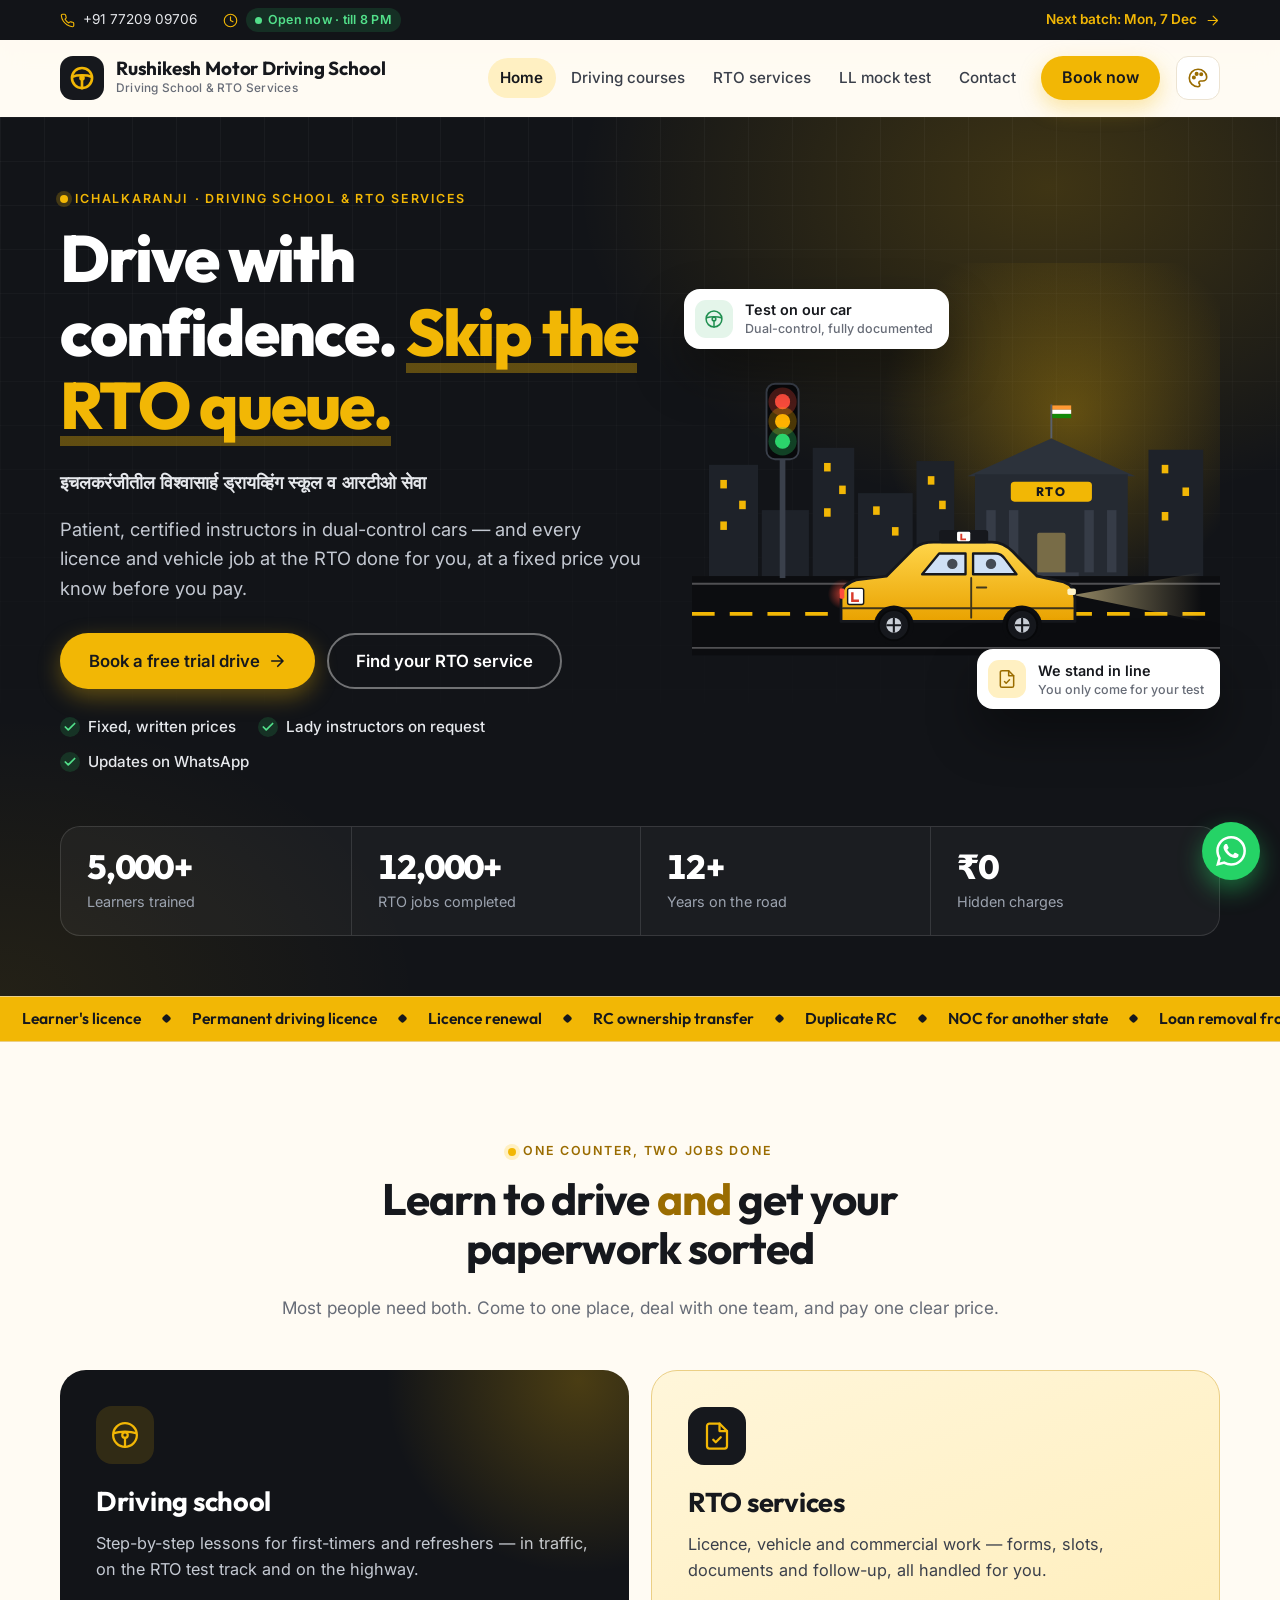
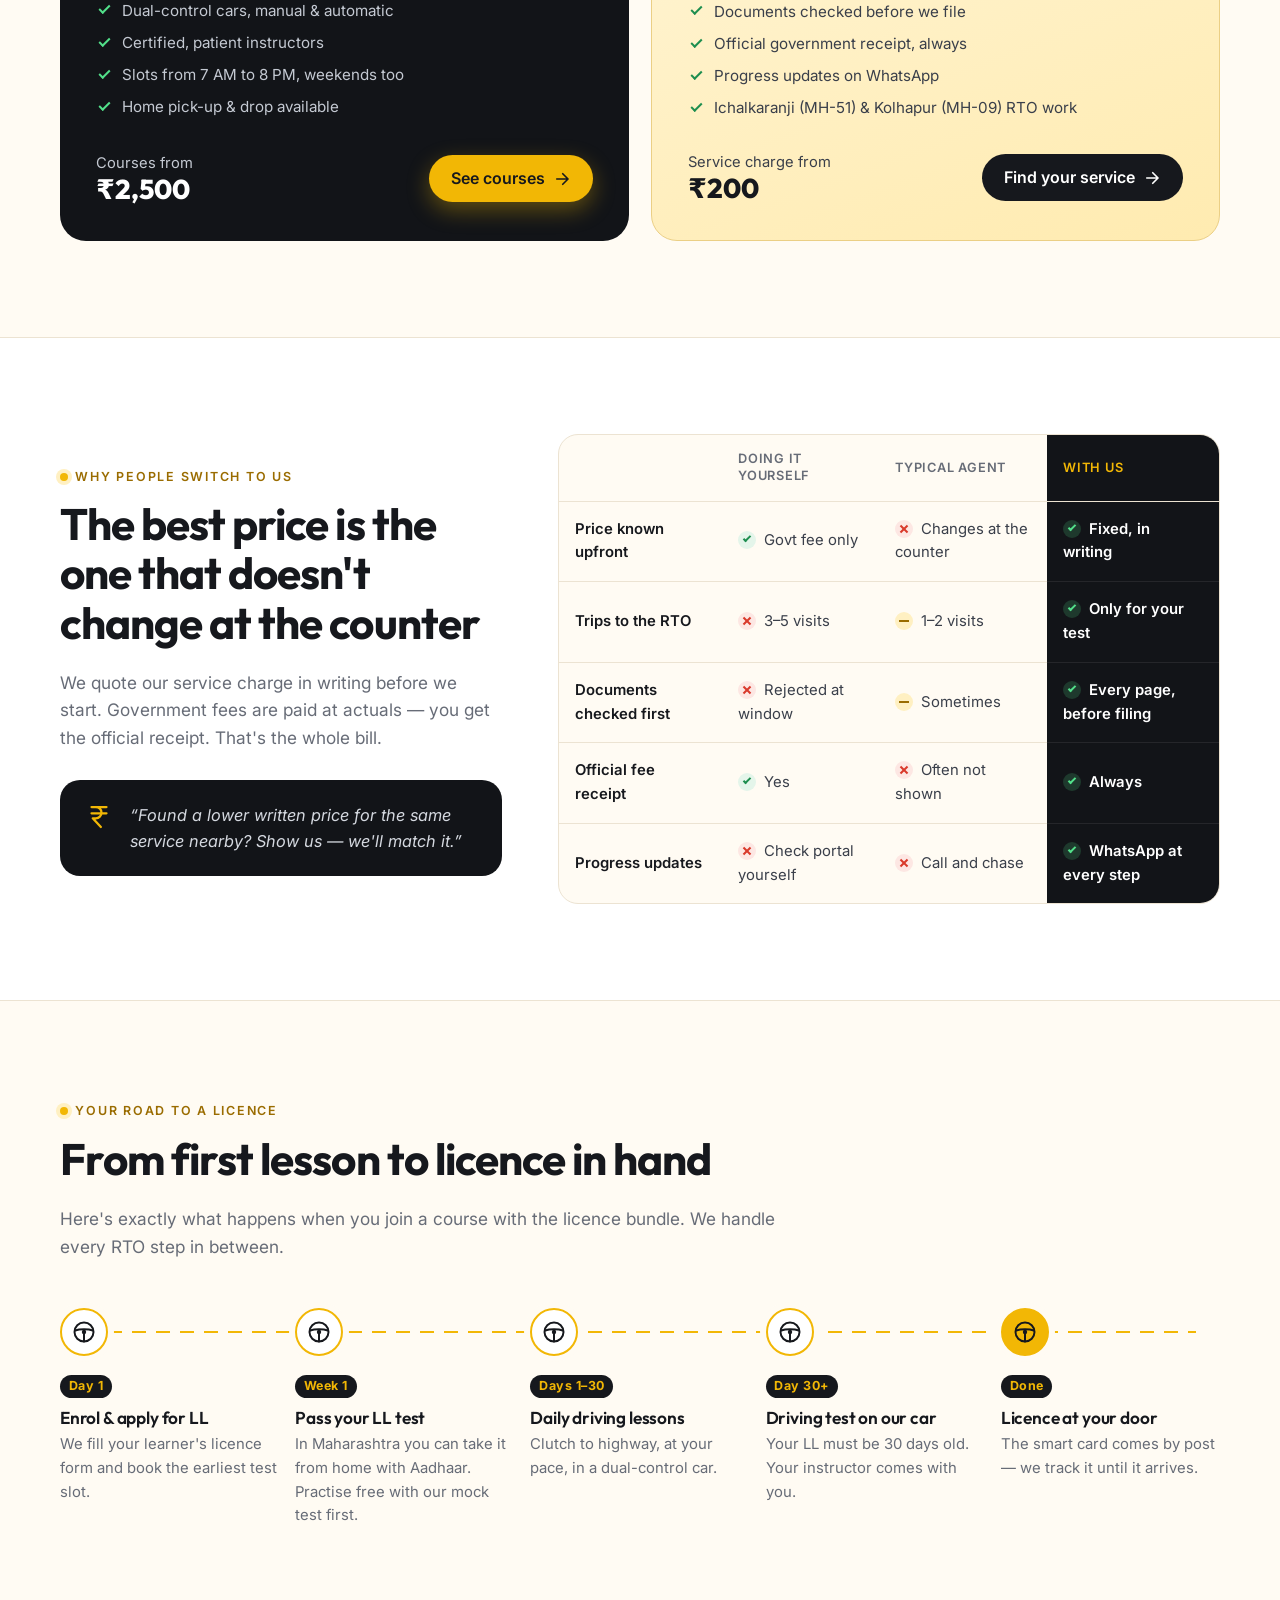
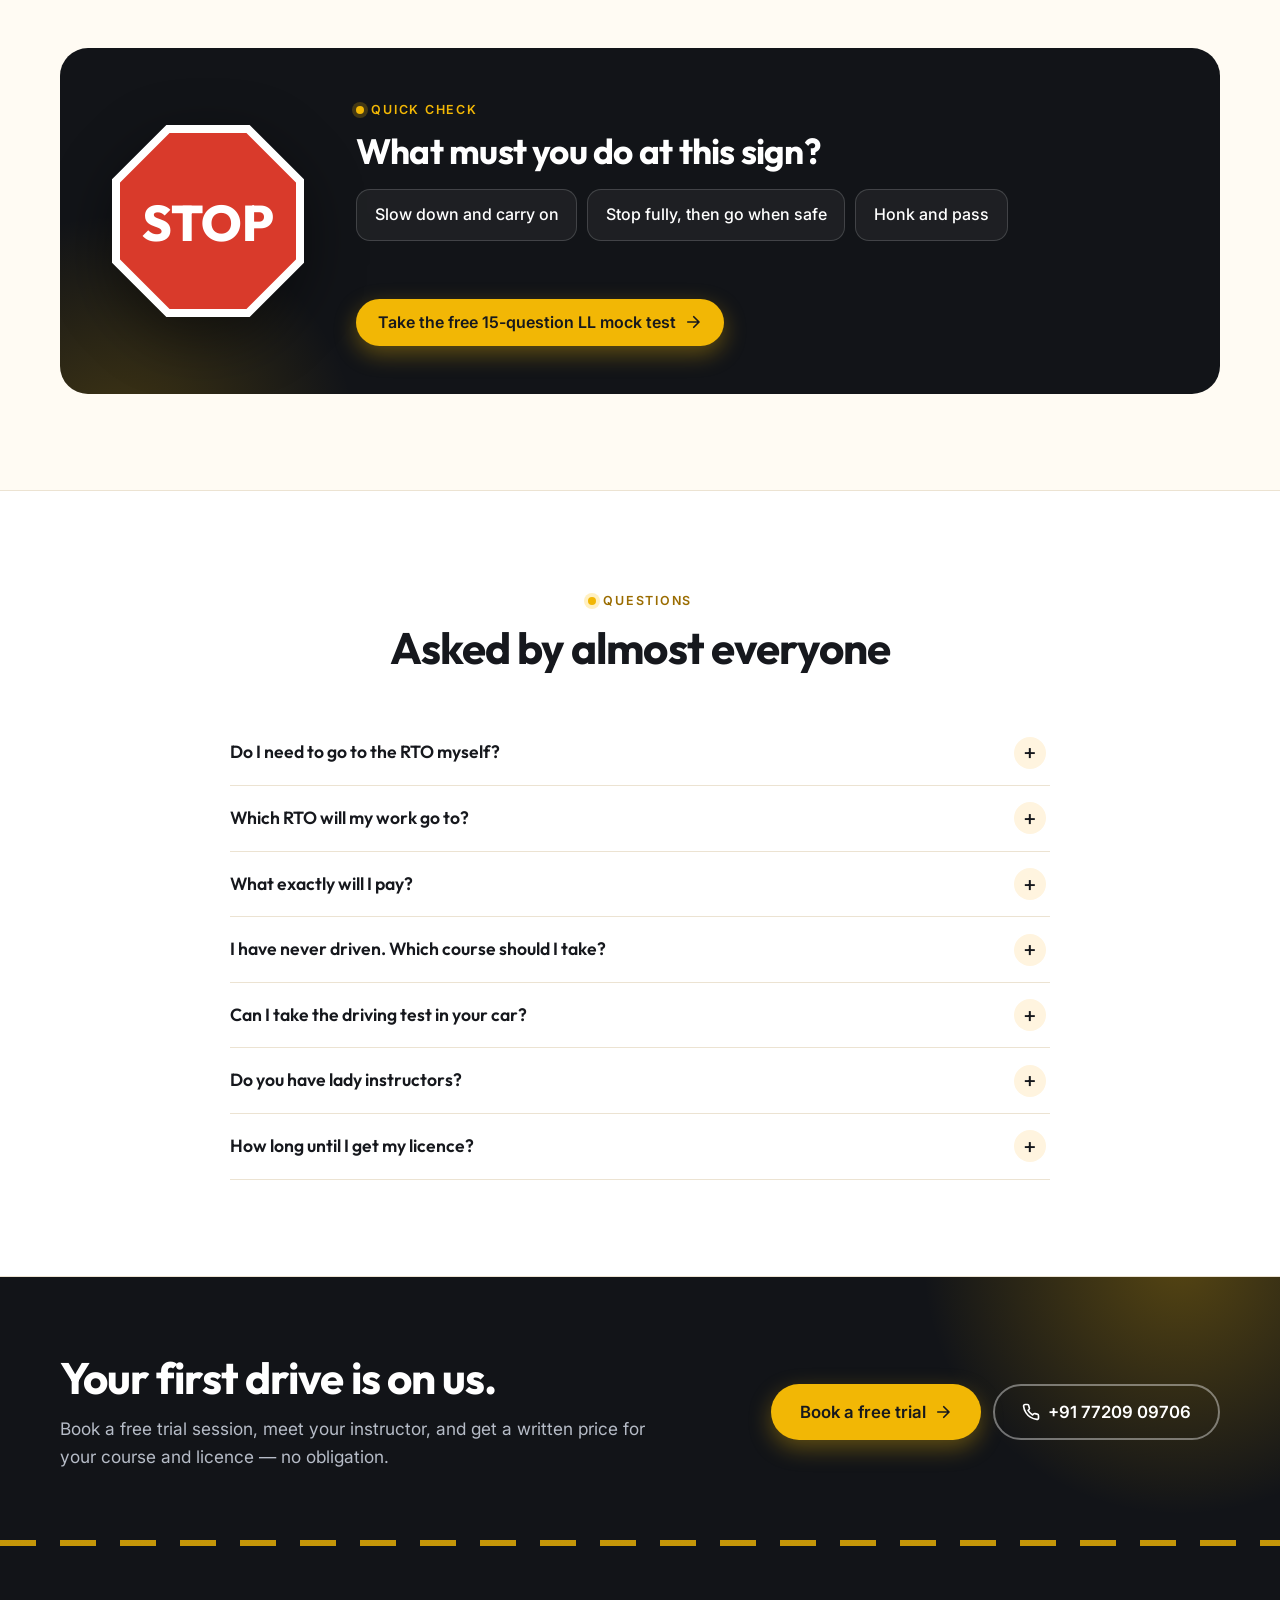
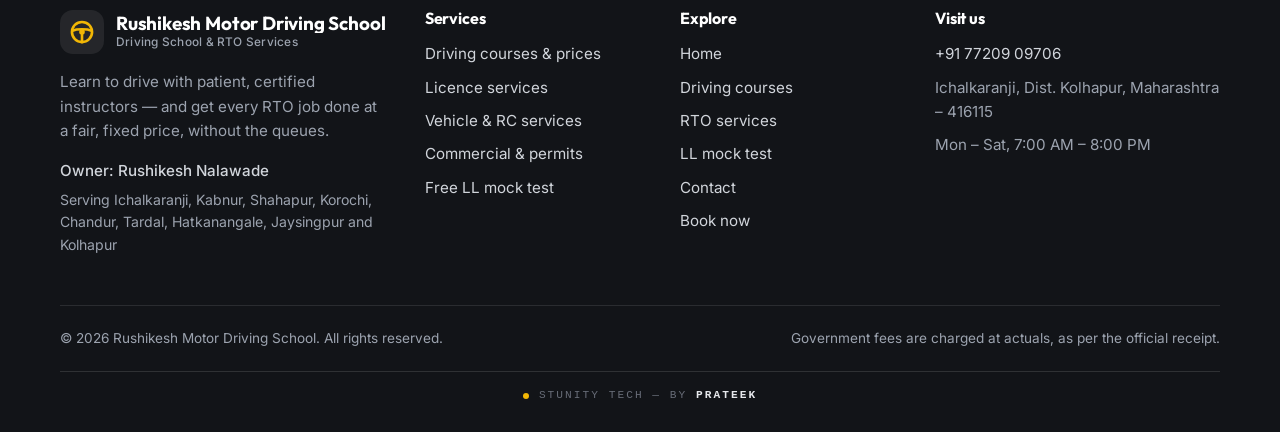
<file: index.html>
<!DOCTYPE html>
<html lang="en">
<head>
  <meta charset="utf-8">
  <meta name="viewport" content="width=device-width, initial-scale=1">
  <title>Rushikesh Motor Driving School, Ichalkaranji — Driving Lessons &amp; RTO Services</title>
  <meta name="description" content="Car driving classes in Ichalkaranji, Kolhapur, with dual-control cars and certified instructors — plus every RTO job at Ichalkaranji (MH-51) and Kolhapur (MH-09): learner's licence, driving licence, renewal, RC transfer, NOC and more, at a fixed, fair price.">
  <meta name="theme-color" content="#121418">
  <meta property="og:type" content="website">
  <meta property="og:title" content="Driving lessons &amp; hassle-free RTO services">
  <meta property="og:description" content="Certified instructors, dual-control cars, and every RTO job done at a fixed price — no queues, no surprises.">
  <link rel="icon" href="assets/favicon.svg" type="image/svg+xml">
  <link rel="preconnect" href="https://fonts.googleapis.com">
  <link rel="preconnect" href="https://fonts.gstatic.com" crossorigin>
  <link href="https://fonts.googleapis.com/css2?family=Inter:wght@400;500;600&family=Outfit:wght@500;600;700;800&display=swap" rel="stylesheet">
  <link rel="stylesheet" href="css/styles.css">
  <script>document.documentElement.className += ' js';try{var t=localStorage.getItem('theme');if(t&&t!=='yellow')document.documentElement.setAttribute('data-theme',t)}catch(e){}</script>
  <script src="js/config.js"></script>
  <script src="js/main.js" defer></script>
</head>
<body data-page="home">
<script src="js/layout.js"></script>

<main id="main">

  <!-- HERO -->
  <section class="hero">
    <div class="container hero-grid">
      <div class="hero-copy">
        <p class="eyebrow on-dark"><span class="dot"></span>Ichalkaranji<span class="hide-sm"> · Driving school &amp; RTO services</span></p>
        <h1>Drive with confidence. <span class="hl">Skip the RTO queue.</span></h1>
        <p class="mr-line" lang="mr">इचलकरंजीतील विश्वासार्ह ड्रायव्हिंग स्कूल व आरटीओ सेवा</p>
        <p class="lead">Patient, certified instructors in dual-control cars — and every licence and vehicle job at the RTO done for you, at a fixed price you know before you pay.</p>
        <div class="hero-actions">
          <a href="book.html" class="btn btn-amber btn-lg">Book a free trial drive <svg class="icon"><use href="#i-arrow"/></svg></a>
          <a href="rto.html" class="btn btn-ghost-light btn-lg">Find your RTO service</a>
        </div>
        <ul class="hero-points">
          <li><svg class="icon"><use href="#i-check"/></svg>Fixed, written prices</li>
          <li><svg class="icon"><use href="#i-check"/></svg>Lady instructors on request</li>
          <li><svg class="icon"><use href="#i-check"/></svg>Updates on WhatsApp</li>
        </ul>
      </div>

      <div class="hero-art">
        <svg class="scene" viewBox="0 0 560 460" role="img" aria-labelledby="scene-title">
          <title id="scene-title">A learner car with an L plate stopping at a traffic signal outside the RTO office</title>
          <defs>
            <radialGradient id="g-glow"><stop offset="0" style="stop-color:var(--amber)" stop-opacity=".32"/><stop offset="1" style="stop-color:var(--amber)" stop-opacity="0"/></radialGradient>
            <linearGradient id="g-car" x1="0" y1="0" x2="0" y2="1"><stop offset="0" style="stop-color:var(--car-1)"/><stop offset="1" style="stop-color:var(--car-2)"/></linearGradient>
            <linearGradient id="g-beam" x1="0" y1="0" x2="1" y2="0"><stop offset="0" stop-color="#FFE9A6" stop-opacity=".55"/><stop offset="1" stop-color="#FFE9A6" stop-opacity="0"/></linearGradient>
            <radialGradient id="g-red"><stop offset="0" stop-color="#FF4D3D" stop-opacity=".7"/><stop offset="1" stop-color="#FF4D3D" stop-opacity="0"/></radialGradient>
            <g id="wheel">
              <circle r="16" fill="#16181D" stroke="#08090B" stroke-width="2"/>
              <circle r="8" fill="#C9CED6"/>
              <path d="M-7 0H7M0-7V7" stroke="#16181D" stroke-width="2.2" stroke-linecap="round"/>
            </g>
          </defs>

          <circle cx="400" cy="160" r="200" fill="url(#g-glow)"/>

          <!-- skyline -->
          <g fill="#1E2229">
            <rect x="18" y="214" width="52" height="118"/><rect x="74" y="262" width="50" height="70"/>
            <rect x="128" y="196" width="44" height="136"/><rect x="176" y="244" width="58" height="88"/>
            <rect x="238" y="210" width="40" height="122"/><rect x="484" y="198" width="58" height="134"/>
          </g>
          <g class="wins" fill="#F2B705">
            <rect x="30" y="230" width="7" height="9"/><rect x="50" y="252" width="7" height="9"/><rect x="30" y="274" width="7" height="9"/>
            <rect x="140" y="212" width="7" height="9"/><rect x="156" y="236" width="7" height="9"/><rect x="140" y="260" width="7" height="9"/>
            <rect x="192" y="258" width="7" height="9"/><rect x="212" y="280" width="7" height="9"/>
            <rect x="250" y="226" width="7" height="9"/><rect x="262" y="252" width="7" height="9"/>
            <rect x="498" y="214" width="7" height="9"/><rect x="520" y="238" width="7" height="9"/><rect x="498" y="264" width="7" height="9"/>
          </g>

          <!-- RTO office -->
          <g>
            <path d="M381 150v36" stroke="#5A616D" stroke-width="2"/>
            <rect x="382" y="151" width="20" height="4.5" fill="#FF9933"/><rect x="382" y="155.5" width="20" height="4.5" fill="#FFFFFF"/><rect x="382" y="160" width="20" height="4.5" fill="#138808"/>
            <polygon points="292,226 381,186 470,226" fill="#2C323B"/>
            <rect x="300" y="224" width="162" height="108" fill="#252A32"/>
            <rect class="rto-sign" x="338" y="232" width="86" height="21" rx="4" fill="#F2B705"/>
            <text x="381" y="247.5" text-anchor="middle" font-family="Outfit, system-ui, sans-serif" font-weight="800" font-size="13" letter-spacing="2" fill="#16181D" class="rto-text">RTO</text>
            <g fill="#363C47"><rect x="312" y="262" width="10" height="66"/><rect x="336" y="262" width="10" height="66"/><rect x="416" y="262" width="10" height="66"/><rect x="440" y="262" width="10" height="66"/></g>
            <rect x="366" y="286" width="30" height="46" rx="2" fill="#FFD86B" fill-opacity=".38"/>
            <rect x="352" y="328" width="58" height="5" fill="#363C47"/>
          </g>

          <!-- road -->
          <rect x="0" y="332" width="560" height="84" fill="#0C0D10"/>
          <path d="M0 340H560M0 408H560" stroke="#FFFFFF" stroke-opacity=".28" stroke-width="2"/>
          <path class="lane" d="M-40 372H600" stroke="#F2B705" stroke-width="4"/>

          <!-- traffic signal -->
          <rect x="93" y="200" width="6" height="134" fill="#3A404B"/>
          <rect x="79" y="128" width="34" height="80" rx="9" fill="#08090B" stroke="#3A404B" stroke-width="2"/>
          <g fill="#23272E"><circle cx="96" cy="147" r="8"/><circle cx="96" cy="168" r="8"/><circle cx="96" cy="189" r="8"/></g>
          <g class="sig sig-r"><circle cx="96" cy="147" r="15" fill="#FF4D3D" opacity=".28"/><circle cx="96" cy="147" r="8" fill="#FF4D3D"/></g>
          <g class="sig sig-a"><circle cx="96" cy="168" r="15" fill="#FFB300" opacity=".28"/><circle cx="96" cy="168" r="8" fill="#FFB300"/></g>
          <g class="sig sig-g"><circle cx="96" cy="189" r="15" fill="#2BD46B" opacity=".28"/><circle cx="96" cy="189" r="8" fill="#2BD46B"/></g>

          <!-- learner car -->
          <polygon points="404,352 540,328 540,380" fill="url(#g-beam)"/>
          <circle class="brake" cx="160" cy="351" r="16" fill="url(#g-red)"/>
          <path d="M158 380V352q2-12 16-16l32-4 30-30q8-6 20-6h62q12 0 22 10l26 26 28 6q12 4 12 18v24z" fill="url(#g-car)" stroke="#16181D" stroke-width="3" stroke-linejoin="round"/>
          <path d="M244 330l18-22h28v22zM298 330v-22h24q6 0 10 6l12 16z" fill="#CFE0F5" stroke="#16181D" stroke-width="2.5" stroke-linejoin="round"/>
          <circle cx="276" cy="319" r="5.5" fill="#16181D" fill-opacity=".75"/><circle cx="317" cy="319" r="5.5" fill="#16181D" fill-opacity=".75"/>
          <path d="M296 334v42M302 344h10M160 366H404" stroke="#16181D" stroke-width="2" stroke-linecap="round" stroke-opacity=".8"/>
          <rect x="262" y="283" width="52" height="14" rx="3" fill="#16181D"/>
          <rect x="281" y="285" width="14" height="10" rx="1.5" fill="#FFFFFF"/><path d="M285.5 287v6h5" stroke="#D93A2B" stroke-width="2" fill="none"/>
          <rect x="165" y="345" width="17" height="17" rx="2" fill="#FFFFFF" stroke="#16181D" stroke-width="1.5"/><path d="M170 349v9h7" stroke="#D93A2B" stroke-width="2.6" fill="none"/>
          <rect x="398" y="345" width="9" height="7" rx="2" fill="#FFF4C8"/>
          <rect x="156.5" y="345" width="5" height="11" rx="1.5" fill="#FF4D3D"/>
          <g fill="#0C0D10"><circle cx="214" cy="384" r="21"/><circle cx="350" cy="384" r="21"/></g>
          <g class="spin"><use href="#wheel" x="214" y="384"/></g>
          <g class="spin"><use href="#wheel" x="350" y="384"/></g>
        </svg>

        <div class="badge badge-1">
          <span class="b-icon"><svg class="icon"><use href="#i-wheel"/></svg></span>
          <span>Test on our car<small>Dual-control, fully documented</small></span>
        </div>
        <div class="badge badge-2">
          <span class="b-icon b-icon-amber"><svg class="icon"><use href="#i-doc"/></svg></span>
          <span>We stand in line<small>You only come for your test</small></span>
        </div>
      </div>
    </div>

    <div class="container">
      <!-- EDIT: replace these numbers with your real figures. -->
      <dl class="stats">
        <div class="stat"><dt>Learners trained</dt><dd data-count="5000" data-suffix="+">5,000+</dd></div>
        <div class="stat"><dt>RTO jobs completed</dt><dd data-count="12000" data-suffix="+">12,000+</dd></div>
        <div class="stat"><dt>Years on the road</dt><dd data-count="12" data-suffix="+">12+</dd></div>
        <div class="stat"><dt>Hidden charges</dt><dd>₹0</dd></div>
      </dl>
    </div>
  </section>

  <!-- TICKER -->
  <div class="ticker" aria-label="Services we handle">
    <div class="ticker-track">
      <ul>
        <li>Learner's licence</li><li>Permanent driving licence</li><li>Licence renewal</li><li>RC ownership transfer</li>
        <li>Duplicate RC</li><li>NOC for another state</li><li>Loan removal from RC</li><li>International Driving Permit</li>
        <li>HSRP number plates</li><li>Fitness certificate</li><li>Permits</li><li>Challan settlement</li>
      </ul>
      <ul aria-hidden="true">
        <li>Learner's licence</li><li>Permanent driving licence</li><li>Licence renewal</li><li>RC ownership transfer</li>
        <li>Duplicate RC</li><li>NOC for another state</li><li>Loan removal from RC</li><li>International Driving Permit</li>
        <li>HSRP number plates</li><li>Fitness certificate</li><li>Permits</li><li>Challan settlement</li>
      </ul>
    </div>
  </div>

  <!-- TWO PILLARS -->
  <section class="section">
    <div class="container">
      <div class="section-head center reveal">
        <p class="eyebrow"><span class="dot"></span>One counter, two jobs done</p>
        <h2>Learn to drive <em>and</em> get your paperwork sorted</h2>
        <p>Most people need both. Come to one place, deal with one team, and pay one clear price.</p>
      </div>

      <div class="pillars">
        <article class="pillar pillar-dark reveal">
          <span class="pillar-icon"><svg class="icon"><use href="#i-wheel"/></svg></span>
          <h3>Driving school</h3>
          <p>Step-by-step lessons for first-timers and refreshers — in traffic, on the RTO test track and on the highway.</p>
          <ul class="ticks">
            <li>Dual-control cars, manual &amp; automatic</li>
            <li>Certified, patient instructors</li>
            <li>Slots from 7 AM to 8 PM, weekends too</li>
            <li>Home pick-up &amp; drop available</li>
          </ul>
          <div class="pillar-foot">
            <span class="from">Courses from <strong data-min-price="courses">₹2,500</strong></span>
            <a href="courses.html" class="btn btn-amber">See courses <svg class="icon"><use href="#i-arrow"/></svg></a>
          </div>
        </article>

        <article class="pillar pillar-light reveal">
          <span class="pillar-icon"><svg class="icon"><use href="#i-doc"/></svg></span>
          <h3>RTO services</h3>
          <p>Licence, vehicle and commercial work — forms, slots, documents and follow-up, all handled for you.</p>
          <ul class="ticks">
            <li>Documents checked before we file</li>
            <li>Official government receipt, always</li>
            <li>Progress updates on WhatsApp</li>
            <li>Ichalkaranji (MH-51) &amp; Kolhapur (MH-09) RTO work</li>
          </ul>
          <div class="pillar-foot">
            <span class="from">Service charge from <strong data-min-price="rto">₹200</strong></span>
            <a href="rto.html" class="btn btn-dark">Find your service <svg class="icon"><use href="#i-arrow"/></svg></a>
          </div>
        </article>
      </div>
    </div>
  </section>

  <!-- PRICE PROMISE / COMPARISON -->
  <section class="section section-alt">
    <div class="container compare-wrap">
      <div class="compare-intro reveal">
        <p class="eyebrow"><span class="dot"></span>Why people switch to us</p>
        <h2>The best price is the one that doesn't change at the counter</h2>
        <p>We quote our service charge in writing before we start. Government fees are paid at actuals — you get the official receipt. That's the whole bill.</p>
        <!-- EDIT: price-match promise — keep only if you will honour it. -->
        <div class="promise">
          <svg class="icon"><use href="#i-rupee"/></svg>
          <p>“Found a lower written price for the same service nearby? Show us — we'll match it.”</p>
        </div>
      </div>

      <div class="compare reveal" role="region" aria-label="Comparison" tabindex="0">
        <table>
          <thead>
            <tr><th scope="col"><span class="sr-only">What matters</span></th><th scope="col">Doing it yourself</th><th scope="col">Typical agent</th><th scope="col" class="us">With us</th></tr>
          </thead>
          <tbody>
            <tr><th scope="row">Price known upfront</th><td><span class="mark ok"></span>Govt fee only</td><td><span class="mark no"></span>Changes at the counter</td><td class="us"><span class="mark ok"></span>Fixed, in writing</td></tr>
            <tr><th scope="row">Trips to the RTO</th><td><span class="mark no"></span>3–5 visits</td><td><span class="mark mid"></span>1–2 visits</td><td class="us"><span class="mark ok"></span>Only for your test</td></tr>
            <tr><th scope="row">Documents checked first</th><td><span class="mark no"></span>Rejected at window</td><td><span class="mark mid"></span>Sometimes</td><td class="us"><span class="mark ok"></span>Every page, before filing</td></tr>
            <tr><th scope="row">Official fee receipt</th><td><span class="mark ok"></span>Yes</td><td><span class="mark no"></span>Often not shown</td><td class="us"><span class="mark ok"></span>Always</td></tr>
            <tr><th scope="row">Progress updates</th><td><span class="mark no"></span>Check portal yourself</td><td><span class="mark no"></span>Call and chase</td><td class="us"><span class="mark ok"></span>WhatsApp at every step</td></tr>
          </tbody>
        </table>
      </div>
    </div>
  </section>

  <!-- JOURNEY -->
  <section class="section">
    <div class="container">
      <div class="section-head reveal">
        <p class="eyebrow"><span class="dot"></span>Your road to a licence</p>
        <h2>From first lesson to licence in hand</h2>
        <p>Here's exactly what happens when you join a course with the licence bundle. We handle every RTO step in between.</p>
      </div>

      <ol class="journey">
        <li class="reveal"><span class="j-when">Day 1</span><h3>Enrol &amp; apply for LL</h3><p>We fill your learner's licence form and book the earliest test slot.</p></li>
        <li class="reveal"><span class="j-when">Week 1</span><h3>Pass your LL test</h3><p>In Maharashtra you can take it from home with Aadhaar. Practise free with our mock test first.</p></li>
        <li class="reveal"><span class="j-when">Days 1–30</span><h3>Daily driving lessons</h3><p>Clutch to highway, at your pace, in a dual-control car.</p></li>
        <li class="reveal"><span class="j-when">Day 30+</span><h3>Driving test on our car</h3><p>Your LL must be 30 days old. Your instructor comes with you.</p></li>
        <li class="reveal"><span class="j-when">Done</span><h3>Licence at your door</h3><p>The smart card comes by post — we track it until it arrives.</p></li>
      </ol>
    </div>
  </section>

  <!-- MOCK TEST TEASER -->
  <section class="section section-tight">
    <div class="container">
      <div class="quiz-teaser reveal" data-quick-quiz>
        <div class="qt-sign">
          <svg viewBox="0 0 100 100" role="img" aria-label="A red octagonal road sign">
            <polygon points="30,4 70,4 96,30 96,70 70,96 30,96 4,70 4,30" fill="#D93A2B" stroke="#FFFFFF" stroke-width="4"/>
            <text x="50" y="60" text-anchor="middle" font-family="Outfit, system-ui, sans-serif" font-weight="800" font-size="25" fill="#FFFFFF">STOP</text>
          </svg>
        </div>
        <div class="qt-body">
          <p class="eyebrow on-dark"><span class="dot"></span>Quick check</p>
          <h2>What must you do at this sign?</h2>
          <div class="qt-options">
            <button type="button" class="qt-opt">Slow down and carry on</button>
            <button type="button" class="qt-opt" data-correct>Stop fully, then go when safe</button>
            <button type="button" class="qt-opt">Honk and pass</button>
          </div>
          <p class="qt-result" aria-live="polite"></p>
          <a href="test.html" class="btn btn-amber">Take the free 15-question LL mock test <svg class="icon"><use href="#i-arrow"/></svg></a>
        </div>
      </div>
    </div>
  </section>

  <!-- FAQ -->
  <section class="section section-alt">
    <div class="container">
      <div class="section-head center reveal">
        <p class="eyebrow"><span class="dot"></span>Questions</p>
        <h2>Asked by almost everyone</h2>
      </div>
      <div class="faq">
        <details><summary>Do I need to go to the RTO myself?</summary><p>Mostly, no. In Maharashtra the learner's test can be taken online from home using Aadhaar — we set it up for you. You come to the Ichalkaranji RTO only for your driving test, and your instructor comes with you. Forms, slots, fees and follow-up are all on us.</p></details>
        <details><summary>Which RTO will my work go to?</summary><p>Most people in and around Ichalkaranji are handled by the Ichalkaranji RTO (MH-51). Vehicles registered earlier under Kolhapur (MH-09) may need Kolhapur RTO for some jobs — we check which office applies and handle it either way.</p></details>
        <details><summary>What exactly will I pay?</summary><p>Two things: our service charge, which we tell you in writing before we start, and the government fee, which we pay at actuals and hand you the official receipt for. Nothing else is added later.</p></details>
        <details><summary>I have never driven. Which course should I take?</summary><p>Most complete beginners do well with <strong>Confident Driver</strong> (21 sessions). If you're nervous in traffic or want highway and night practice, pick <strong>Road Master</strong>. You can always add extra sessions.</p></details>
        <details><summary>Can I take the driving test in your car?</summary><p>Yes. Our dual-control cars carry all the papers the RTO asks for, and your instructor goes with you on test day.</p></details>
        <details><summary>Do you have lady instructors?</summary><p>Yes — just ask when you book. There is no extra charge.</p></details>
        <details><summary>How long until I get my licence?</summary><p>Your learner's licence must be at least 30 days old before the driving test. After you pass, the smart card usually arrives by post within a few weeks, and we track it for you.</p></details>
      </div>
    </div>
  </section>

  <!-- CTA — EDIT: remove "free trial" wording if you don't offer one. -->
  <section class="cta-band">
    <div class="container cta-inner reveal">
      <div>
        <h2>Your first drive is on us.</h2>
        <p>Book a free trial session, meet your instructor, and get a written price for your course and licence — no obligation.</p>
      </div>
      <div class="cta-actions">
        <a href="book.html" class="btn btn-amber btn-lg">Book a free trial <svg class="icon"><use href="#i-arrow"/></svg></a>
        <a href="contact.html" data-href="tel" class="btn btn-ghost-light btn-lg"><svg class="icon"><use href="#i-phone"/></svg><span data-text="phone">+91 77209 09706</span></a>
      </div>
    </div>
  </section>

</main>

<script>SiteLayout.renderFooter();</script>
</body>
</html>
</file>
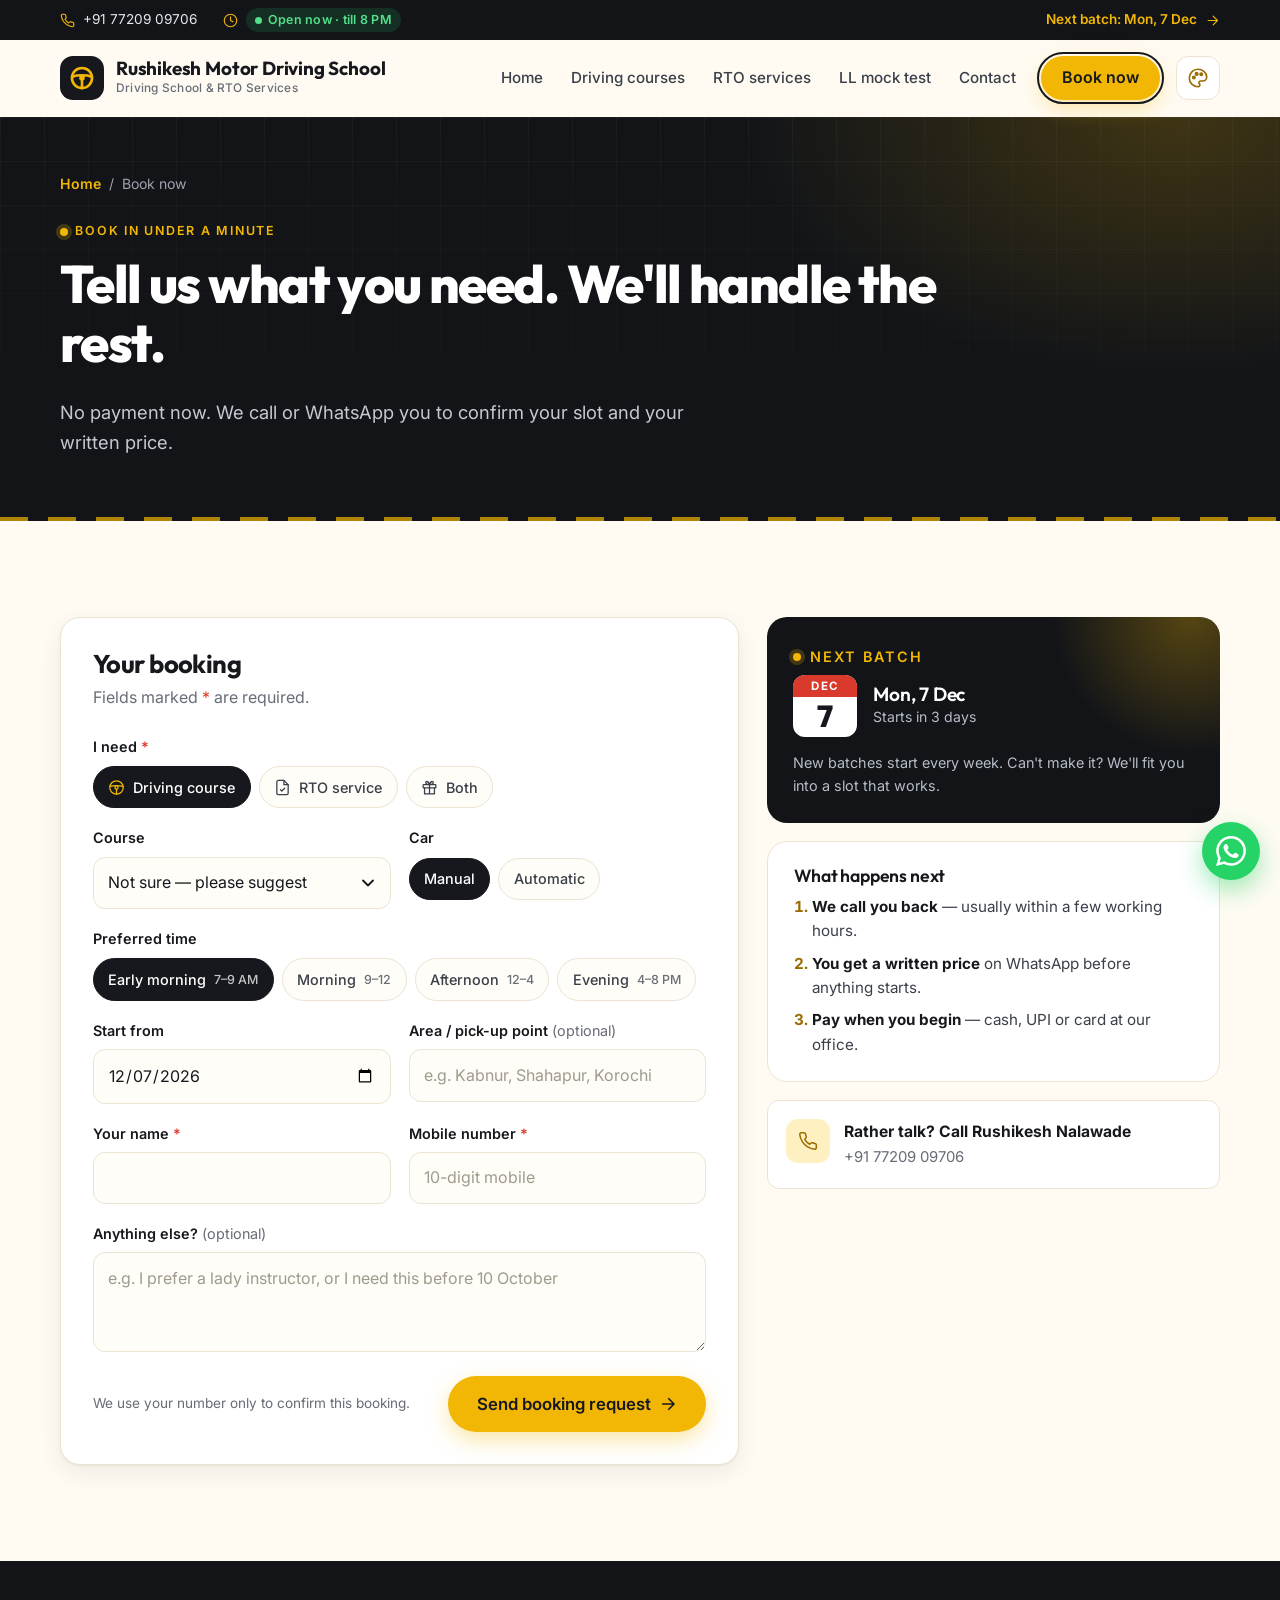
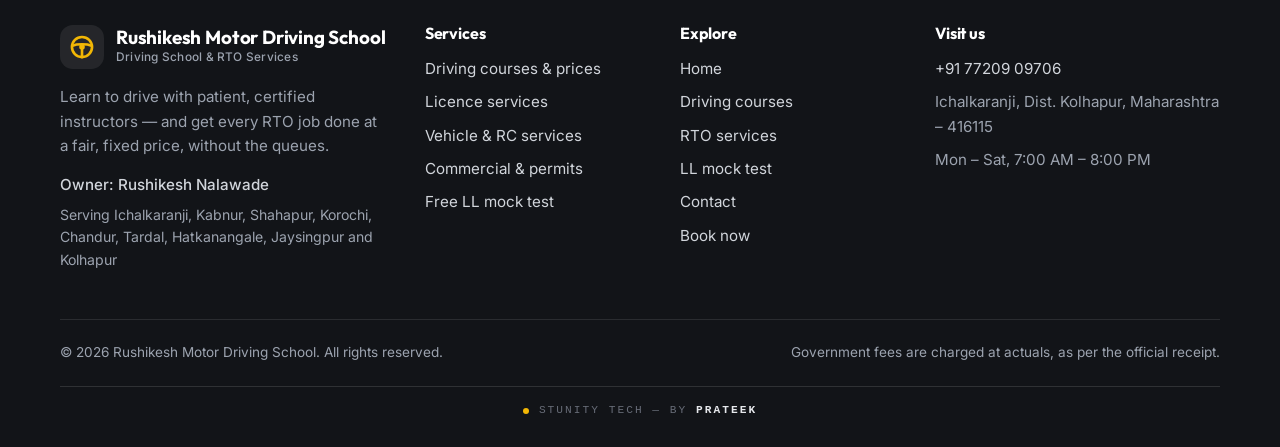
<file: book.html>
<!DOCTYPE html>
<html lang="en">
<head>
  <meta charset="utf-8">
  <meta name="viewport" content="width=device-width, initial-scale=1">
  <title>Book a Course or RTO Service — Rushikesh Motor Driving School</title>
  <meta name="description" content="Book driving lessons or an RTO service in under a minute. Choose your course, time slot and start date — we confirm on WhatsApp.">
  <meta name="theme-color" content="#121418">
  <link rel="icon" href="assets/favicon.svg" type="image/svg+xml">
  <link rel="preconnect" href="https://fonts.googleapis.com">
  <link rel="preconnect" href="https://fonts.gstatic.com" crossorigin>
  <link href="https://fonts.googleapis.com/css2?family=Inter:wght@400;500;600&family=Outfit:wght@500;600;700;800&display=swap" rel="stylesheet">
  <link rel="stylesheet" href="css/styles.css">
  <script>document.documentElement.className += ' js';try{var t=localStorage.getItem('theme');if(t&&t!=='yellow')document.documentElement.setAttribute('data-theme',t)}catch(e){}</script>
  <script src="js/config.js"></script>
  <script src="js/main.js" defer></script>
</head>
<body data-page="book">
<script src="js/layout.js"></script>

<main id="main">

  <section class="page-hero">
    <div class="container">
      <p class="crumbs"><a href="index.html">Home</a><span>/</span><span>Book now</span></p>
      <p class="eyebrow on-dark"><span class="dot"></span>Book in under a minute</p>
      <h1>Tell us what you need. We'll handle the rest.</h1>
      <p class="lead">No payment now. We call or WhatsApp you to confirm your slot and your written price.</p>
    </div>
  </section>

  <section class="section">
    <div class="container book-grid">
      <form class="form-card" id="book-form" data-lead-form data-form-name="Booking request">
        <h2>Your booking</h2>
        <p>Fields marked <span class="req">*</span> are required.</p>
        <p class="prefill-note" id="prefill" hidden></p>

        <div class="form-grid">
          <fieldset class="field full" data-label="I need">
            <legend>I need <span class="req">*</span></legend>
            <div class="pills">
              <label class="pill"><input type="radio" name="need" value="Driving course" data-need="course" checked><svg class="icon"><use href="#i-wheel"/></svg>Driving course</label>
              <label class="pill"><input type="radio" name="need" value="RTO service" data-need="rto"><svg class="icon"><use href="#i-doc"/></svg>RTO service</label>
              <label class="pill"><input type="radio" name="need" value="Course + RTO work" data-need="both"><svg class="icon"><use href="#i-gift"/></svg>Both</label>
            </div>
          </fieldset>

          <div class="field" data-show-for="course both">
            <label for="b-course-sel">Course</label>
            <select id="b-course-sel" name="course" data-label="Course">
              <option value="Not sure — please suggest">Not sure — please suggest</option>
            </select>
          </div>

          <fieldset class="field" data-show-for="course both" data-label="Car">
            <legend>Car</legend>
            <div class="pills">
              <label class="pill"><input type="radio" name="car" value="Manual" checked>Manual</label>
              <label class="pill"><input type="radio" name="car" value="Automatic">Automatic</label>
            </div>
          </fieldset>

          <div class="field full" data-show-for="rto both">
            <label for="b-service-sel">RTO service</label>
            <select id="b-service-sel" name="service" data-label="RTO service">
              <option value="Not sure — please advise">Not sure — please advise</option>
            </select>
          </div>

          <fieldset class="field full" data-show-for="course both" data-label="Preferred time">
            <legend>Preferred time</legend>
            <div class="pills">
              <label class="pill"><input type="radio" name="slot" value="Early morning (7–9 AM)" checked>Early morning <small>7–9 AM</small></label>
              <label class="pill"><input type="radio" name="slot" value="Morning (9 AM–12 PM)">Morning <small>9–12</small></label>
              <label class="pill"><input type="radio" name="slot" value="Afternoon (12–4 PM)">Afternoon <small>12–4</small></label>
              <label class="pill"><input type="radio" name="slot" value="Evening (4–8 PM)">Evening <small>4–8 PM</small></label>
            </div>
          </fieldset>

          <div class="field" data-show-for="course both">
            <label for="b-date">Start from</label>
            <input type="date" id="b-date" name="start" data-label="Start from">
          </div>

          <div class="field">
            <label for="b-area">Area / pick-up point <span class="opt-label">(optional)</span></label>
            <input type="text" id="b-area" name="area" data-label="Area" placeholder="e.g. Kabnur, Shahapur, Korochi" autocomplete="address-level3">
          </div>

          <div class="field">
            <label for="b-name">Your name <span class="req">*</span></label>
            <input type="text" id="b-name" name="name" data-label="Name" required autocomplete="name">
          </div>

          <div class="field">
            <label for="b-phone">Mobile number <span class="req">*</span></label>
            <input type="tel" id="b-phone" name="phone" data-label="Mobile" required pattern="[0-9+\s\-]{10,15}" placeholder="10-digit mobile" autocomplete="tel" inputmode="tel">
          </div>

          <div class="field full">
            <label for="b-extra">Anything else? <span class="opt-label">(optional)</span></label>
            <textarea id="b-extra" name="notes" data-label="Notes" placeholder="e.g. I prefer a lady instructor, or I need this before 10 October"></textarea>
          </div>
        </div>

        <input type="text" name="_gotcha" class="hp" tabindex="-1" autocomplete="off" aria-hidden="true">

        <div class="form-foot">
          <p class="form-privacy">We use your number only to confirm this booking.</p>
          <button type="submit" class="btn btn-amber btn-lg">Send booking request <svg class="icon"><use href="#i-arrow"/></svg></button>
        </div>
        <div class="form-status" role="status" hidden></div>
      </form>

      <aside class="book-side">
        <div class="batch-card">
          <p class="eyebrow on-dark"><span class="dot"></span>Next batch</p>
          <div class="batch-date">
            <div class="cal"><span data-batch="month">Sep</span><strong data-batch="day">21</strong></div>
            <div><h3 data-batch="label">Mon, 21 Sep</h3><p data-batch="countdown">Starts soon</p></div>
          </div>
          <p>New batches start every week. Can't make it? We'll fit you into a slot that works.</p>
        </div>

        <div class="next-steps">
          <h3>What happens next</h3>
          <ol>
            <li><strong>We call you back</strong> — usually within a few working hours.</li>
            <li><strong>You get a written price</strong> on WhatsApp before anything starts.</li>
            <li><strong>Pay when you begin</strong> — cash, UPI or card at our office.</li>
          </ol>
        </div>

        <a class="contact-card" data-href="tel" href="contact.html">
          <span class="ci"><svg class="icon"><use href="#i-phone"/></svg></span>
          <span><strong>Rather talk? Call <span data-text="owner">Rushikesh Nalawade</span></strong><span data-text="phone">+91 77209 09706</span></span>
        </a>
      </aside>
    </div>
  </section>

</main>

<script>SiteLayout.renderFooter();</script>
</body>
</html>
</file>
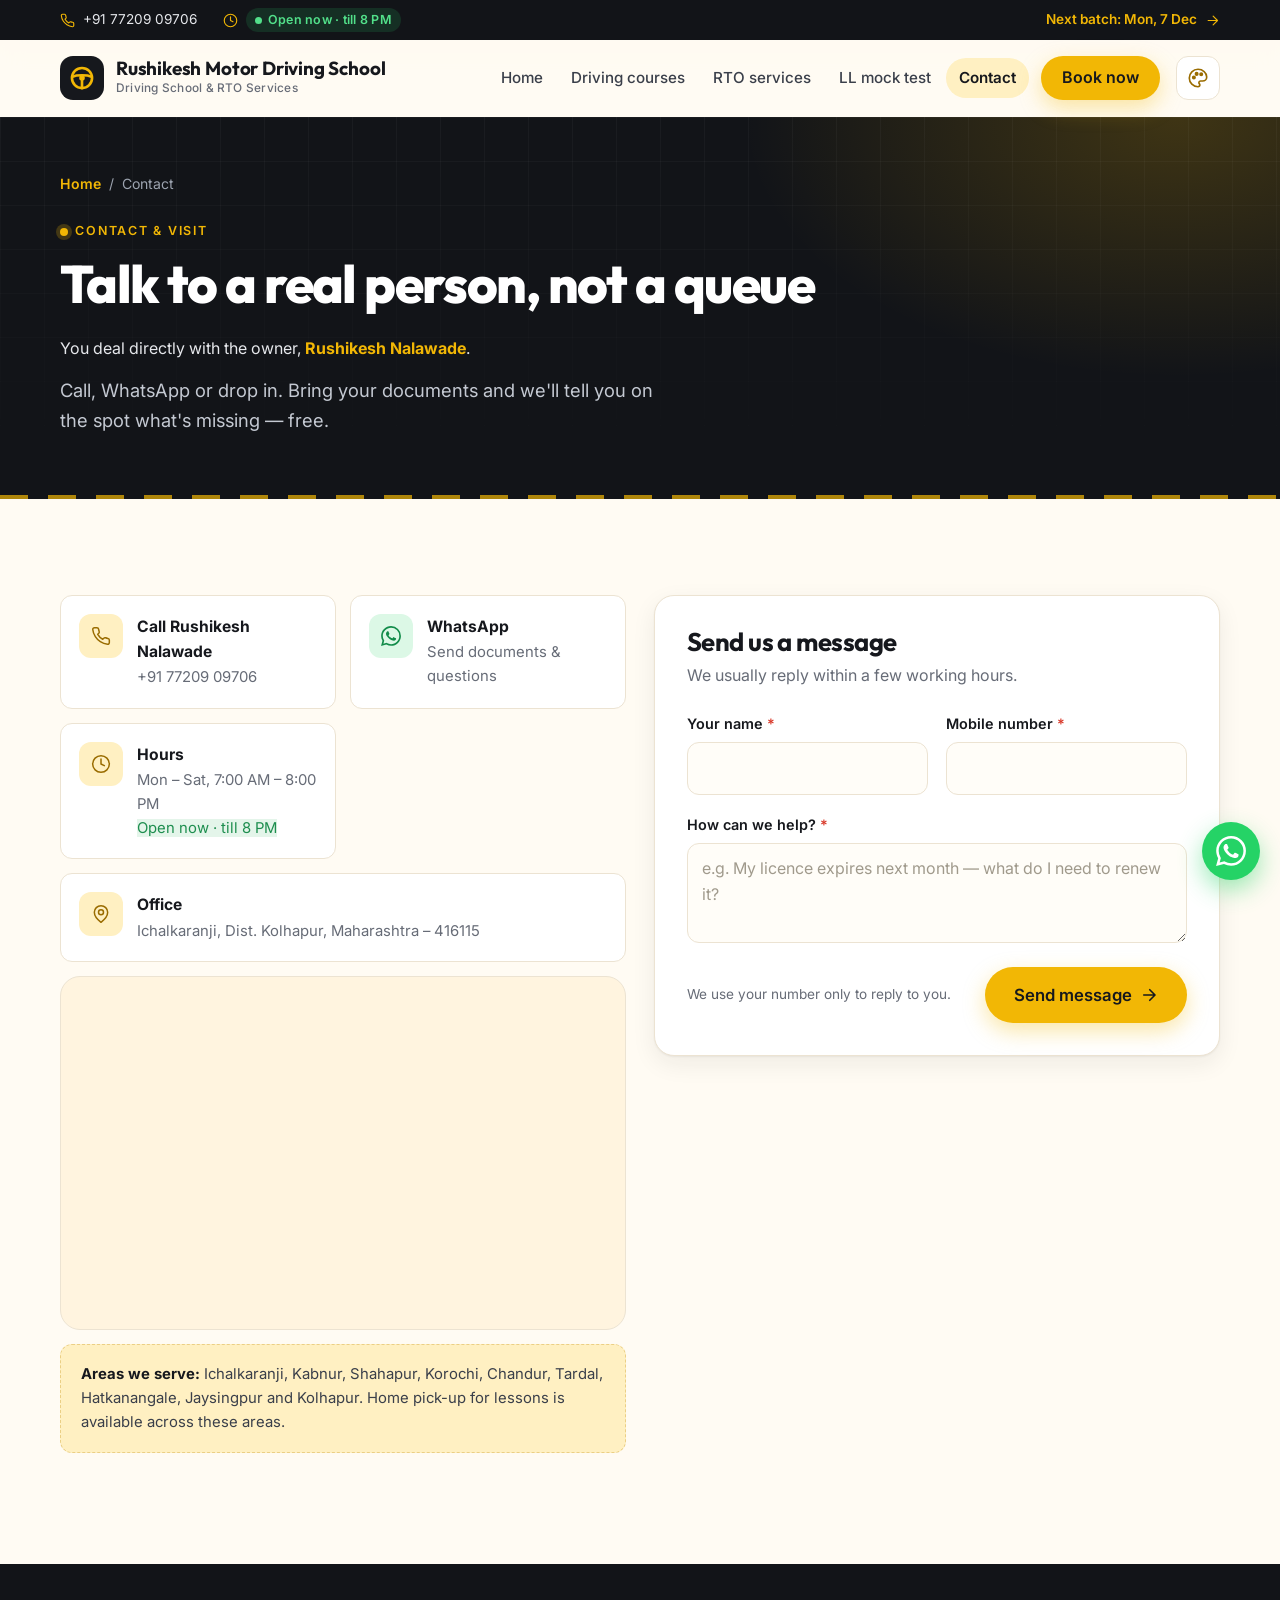
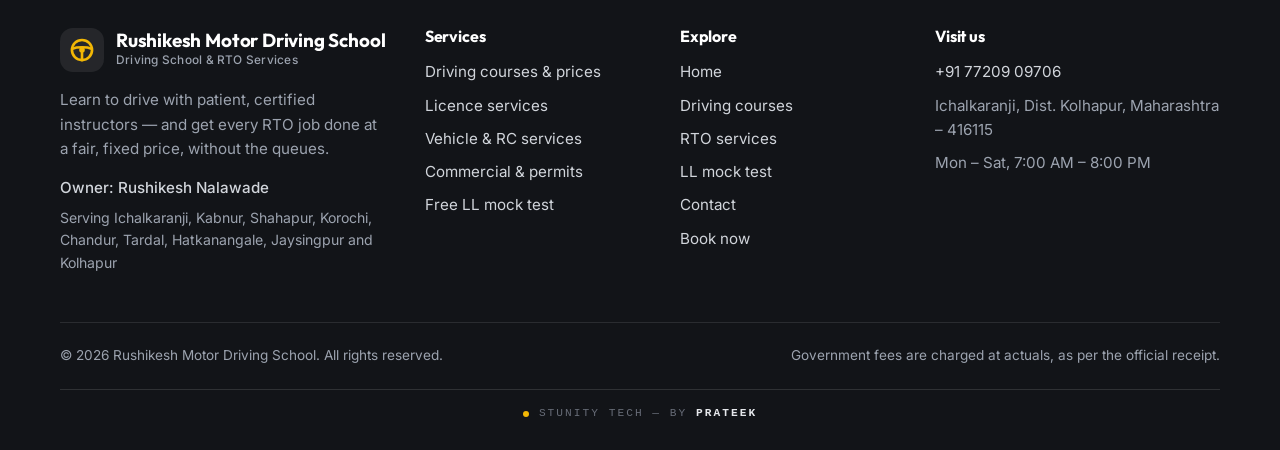
<file: contact.html>
<!DOCTYPE html>
<html lang="en">
<head>
  <meta charset="utf-8">
  <meta name="viewport" content="width=device-width, initial-scale=1">
  <title>Contact &amp; Visit, Ichalkaranji — Rushikesh Motor Driving School</title>
  <meta name="description" content="Call, WhatsApp or visit our office for driving lessons and RTO services. See our hours and whether we're open right now.">
  <meta name="theme-color" content="#121418">
  <link rel="icon" href="assets/favicon.svg" type="image/svg+xml">
  <link rel="preconnect" href="https://fonts.googleapis.com">
  <link rel="preconnect" href="https://fonts.gstatic.com" crossorigin>
  <link href="https://fonts.googleapis.com/css2?family=Inter:wght@400;500;600&family=Outfit:wght@500;600;700;800&display=swap" rel="stylesheet">
  <link rel="stylesheet" href="css/styles.css">
  <script>document.documentElement.className += ' js';try{var t=localStorage.getItem('theme');if(t&&t!=='yellow')document.documentElement.setAttribute('data-theme',t)}catch(e){}</script>
  <script src="js/config.js"></script>
  <script src="js/main.js" defer></script>
</head>
<body data-page="contact">
<script src="js/layout.js"></script>

<main id="main">

  <section class="page-hero">
    <div class="container">
      <p class="crumbs"><a href="index.html">Home</a><span>/</span><span>Contact</span></p>
      <p class="eyebrow on-dark"><span class="dot"></span>Contact &amp; visit</p>
      <h1>Talk to a real person, not a queue</h1>
      <p class="owner-line">You deal directly with the owner, <strong data-text="owner">Rushikesh Nalawade</strong>.</p>
      <p class="lead">Call, WhatsApp or drop in. Bring your documents and we'll tell you on the spot what's missing — free.</p>
    </div>
  </section>

  <section class="section">
    <div class="container contact-grid">
      <div>
        <div class="contact-cards">
          <a class="contact-card" data-href="tel" href="#">
            <span class="ci"><svg class="icon"><use href="#i-phone"/></svg></span>
            <span><strong>Call <span data-text="owner">Rushikesh Nalawade</span></strong><span data-text="phone">+91 77209 09706</span></span>
          </a>
          <a class="contact-card" data-href="whatsapp" href="#">
            <span class="ci ci-wa"><svg class="icon"><use href="#i-whatsapp"/></svg></span>
            <span><strong>WhatsApp</strong>Send documents &amp; questions</span>
          </a>
          <a class="contact-card" data-href="mailto" href="#">
            <span class="ci"><svg class="icon"><use href="#i-mail"/></svg></span>
            <span><strong>Email</strong><span data-text="email">hello@yourdomain.com</span></span>
          </a>
          <div class="contact-card">
            <span class="ci"><svg class="icon"><use href="#i-clock"/></svg></span>
            <span><strong>Hours</strong><span data-text="hours">Mon – Sat, 7:00 AM – 8:00 PM</span><br><span data-open-live></span></span>
          </div>
          <div class="contact-card wide">
            <span class="ci"><svg class="icon"><use href="#i-pin"/></svg></span>
            <span><strong>Office</strong><span data-text="address">Ichalkaranji, Dist. Kolhapur, Maharashtra – 416115</span></span>
          </div>
        </div>
        <div class="map" hidden><iframe title="Map to our office" loading="lazy" referrerpolicy="no-referrer-when-downgrade"></iframe></div>
        <p class="areas-card"><strong>Areas we serve:</strong> <span data-areas>Ichalkaranji and nearby</span>. Home pick-up for lessons is available across these areas.</p>
      </div>

      <form class="form-card" data-lead-form data-form-name="Website enquiry">
        <h2>Send us a message</h2>
        <p>We usually reply within a few working hours.</p>
        <div class="form-grid">
          <div class="field">
            <label for="c-name">Your name <span class="req">*</span></label>
            <input type="text" id="c-name" name="name" data-label="Name" required autocomplete="name">
          </div>
          <div class="field">
            <label for="c-phone">Mobile number <span class="req">*</span></label>
            <input type="tel" id="c-phone" name="phone" data-label="Mobile" required pattern="[0-9+\s\-]{10,15}" autocomplete="tel" inputmode="tel">
          </div>
          <div class="field full">
            <label for="c-msg">How can we help? <span class="req">*</span></label>
            <textarea id="c-msg" name="message" data-label="Message" required placeholder="e.g. My licence expires next month — what do I need to renew it?"></textarea>
          </div>
        </div>
        <input type="text" name="_gotcha" class="hp" tabindex="-1" autocomplete="off" aria-hidden="true">
        <div class="form-foot">
          <p class="form-privacy">We use your number only to reply to you.</p>
          <button type="submit" class="btn btn-amber btn-lg">Send message <svg class="icon"><use href="#i-arrow"/></svg></button>
        </div>
        <div class="form-status" role="status" hidden></div>
      </form>
    </div>
  </section>

</main>

<script>SiteLayout.renderFooter();</script>
</body>
</html>
</file>
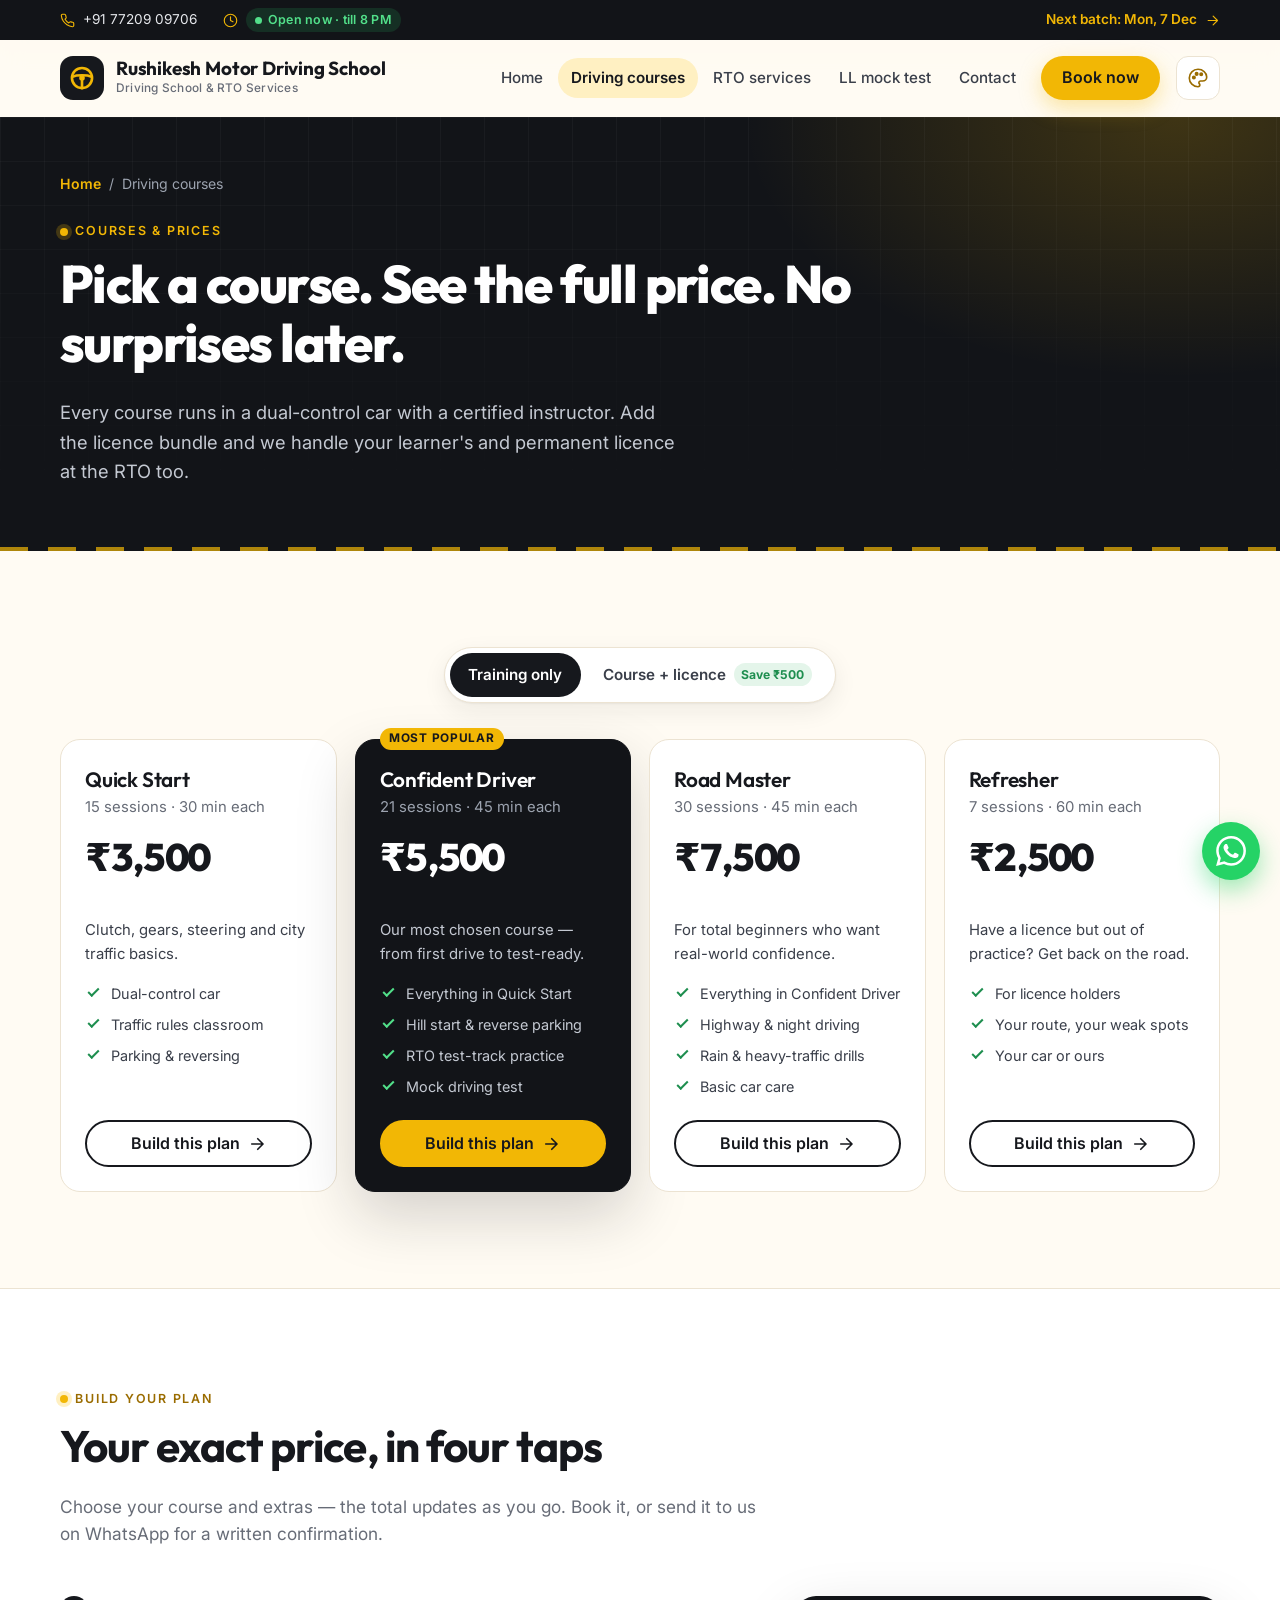
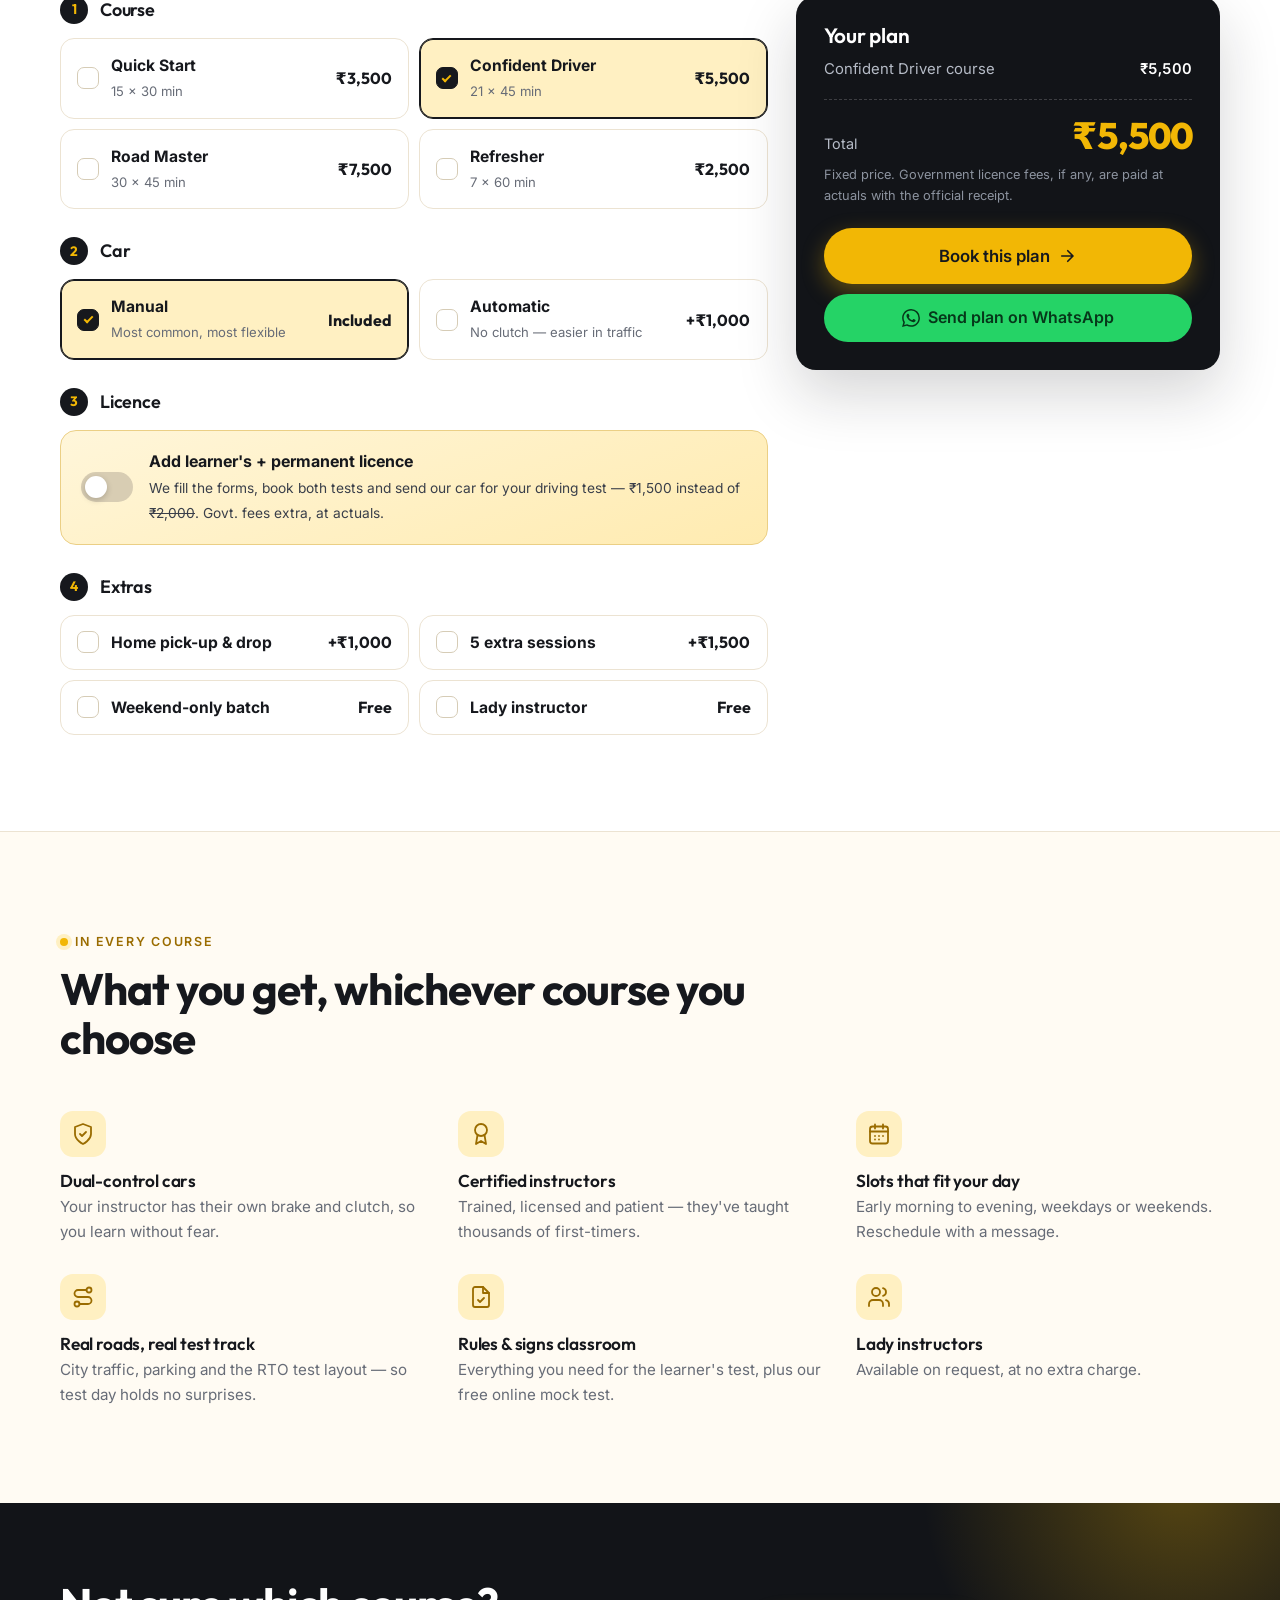
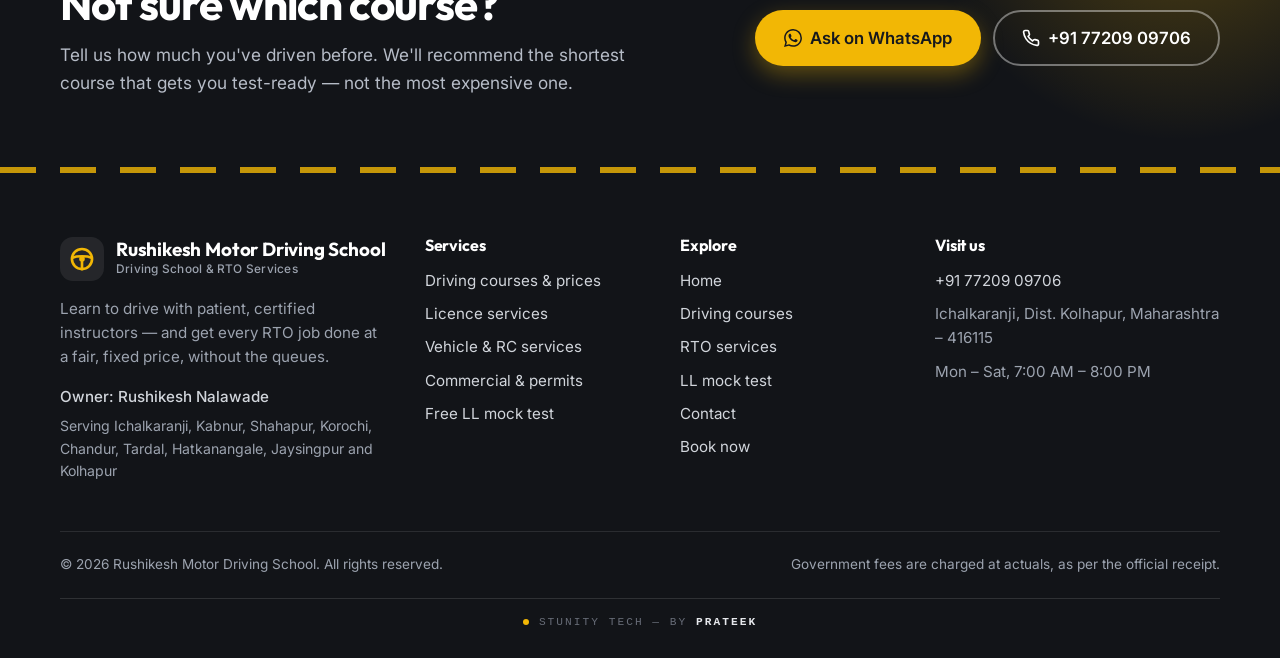
<file: courses.html>
<!DOCTYPE html>
<html lang="en">
<head>
  <meta charset="utf-8">
  <meta name="viewport" content="width=device-width, initial-scale=1">
  <title>Driving Classes &amp; Prices in Ichalkaranji — Rushikesh Motor Driving School</title>
  <meta name="description" content="Car driving courses with fixed, written prices: Quick Start, Confident Driver, Road Master and Refresher. Add your learner's and permanent licence and save.">
  <meta name="theme-color" content="#121418">
  <link rel="icon" href="assets/favicon.svg" type="image/svg+xml">
  <link rel="preconnect" href="https://fonts.googleapis.com">
  <link rel="preconnect" href="https://fonts.gstatic.com" crossorigin>
  <link href="https://fonts.googleapis.com/css2?family=Inter:wght@400;500;600&family=Outfit:wght@500;600;700;800&display=swap" rel="stylesheet">
  <link rel="stylesheet" href="css/styles.css">
  <script>document.documentElement.className += ' js';try{var t=localStorage.getItem('theme');if(t&&t!=='yellow')document.documentElement.setAttribute('data-theme',t)}catch(e){}</script>
  <script src="js/config.js"></script>
  <script src="js/main.js" defer></script>
</head>
<body data-page="courses">
<script src="js/layout.js"></script>

<main id="main">

  <section class="page-hero">
    <div class="container">
      <p class="crumbs"><a href="index.html">Home</a><span>/</span><span>Driving courses</span></p>
      <p class="eyebrow on-dark"><span class="dot"></span>Courses &amp; prices</p>
      <h1>Pick a course. See the full price. No surprises later.</h1>
      <p class="lead">Every course runs in a dual-control car with a certified instructor. Add the licence bundle and we handle your learner's and permanent licence at the RTO too.</p>
    </div>
  </section>

  <!-- PRICE CARDS (filled from js/config.js) -->
  <section class="section">
    <div class="container">
      <div class="course-toolbar reveal">
        <div class="seg" role="group" aria-label="Show prices for">
          <button type="button" data-mode="train" aria-pressed="true">Training only</button>
          <button type="button" data-mode="bundle" aria-pressed="false">Course + licence <span class="save-pill" id="save-pill"></span></button>
        </div>
      </div>
      <div class="course-grid" id="course-grid"></div>
      <div class="course-dots" id="course-dots" aria-label="Choose a course card"></div>
      <noscript><p>Please turn on JavaScript to see our prices, or call us — we're happy to talk you through them.</p></noscript>
    </div>
  </section>

  <!-- PLAN BUILDER -->
  <section class="section section-alt" id="builder-section">
    <div class="container">
      <div class="section-head reveal">
        <p class="eyebrow"><span class="dot"></span>Build your plan</p>
        <h2>Your exact price, in four taps</h2>
        <p>Choose your course and extras — the total updates as you go. Book it, or send it to us on WhatsApp for a written confirmation.</p>
      </div>

      <div class="builder">
        <form class="builder-form" id="builder" onsubmit="return false">
          <div class="b-step">
            <h3><span class="b-num">1</span>Course</h3>
            <div class="opt-grid" id="b-courses"></div>
          </div>

          <div class="b-step">
            <h3><span class="b-num">2</span>Car</h3>
            <div class="opt-grid">
              <label class="opt-card"><input type="radio" name="b-car" value="manual" checked><span class="opt-main"><span class="tick"></span><span><strong>Manual</strong><small>Most common, most flexible</small></span></span><span class="opt-price">Included</span></label>
              <label class="opt-card"><input type="radio" name="b-car" value="automatic"><span class="opt-main"><span class="tick"></span><span><strong>Automatic</strong><small>No clutch — easier in traffic</small></span></span><span class="opt-price" id="b-auto-price"></span></label>
            </div>
          </div>

          <div class="b-step">
            <h3><span class="b-num">3</span>Licence</h3>
            <label class="switch-card">
              <span class="switch"><input type="checkbox" id="b-bundle" aria-describedby="bundle-desc"><span></span></span>
              <span id="bundle-desc"><strong>Add learner's + permanent licence</strong>
                <small>We fill the forms, book both tests and send our car for your driving test — <span data-bundle-price>₹1,500</span><span data-bundle-compare> instead of <s data-bundle-full>₹2,000</s></span>. Govt. fees extra, at actuals.</small></span>
            </label>
          </div>

          <div class="b-step">
            <h3><span class="b-num">4</span>Extras</h3>
            <div class="opt-grid" id="b-addons"></div>
          </div>
        </form>

        <aside class="summary" aria-live="polite">
          <h3>Your plan</h3>
          <ul class="sum-lines" id="sum-lines"></ul>
          <div class="sum-total"><span>Total</span><strong id="sum-total">₹0</strong></div>
          <p class="sum-note">Fixed price. Government licence fees, if any, are paid at actuals with the official receipt.</p>
          <a href="book.html" class="btn btn-amber btn-block btn-lg" id="sum-book">Book this plan <svg class="icon"><use href="#i-arrow"/></svg></a>
          <a href="contact.html" class="btn btn-wa btn-block" id="sum-wa"><svg class="icon"><use href="#i-whatsapp"/></svg>Send plan on WhatsApp</a>
        </aside>
      </div>
    </div>
  </section>

  <!-- WHAT'S INCLUDED -->
  <section class="section">
    <div class="container">
      <div class="section-head reveal">
        <p class="eyebrow"><span class="dot"></span>In every course</p>
        <h2>What you get, whichever course you choose</h2>
      </div>
      <div class="includes">
        <div class="inc reveal"><span class="inc-icon"><svg class="icon"><use href="#i-shield"/></svg></span><h3>Dual-control cars</h3><p>Your instructor has their own brake and clutch, so you learn without fear.</p></div>
        <div class="inc reveal"><span class="inc-icon"><svg class="icon"><use href="#i-award"/></svg></span><h3>Certified instructors</h3><p>Trained, licensed and patient — they've taught thousands of first-timers.</p></div>
        <div class="inc reveal"><span class="inc-icon"><svg class="icon"><use href="#i-calendar"/></svg></span><h3>Slots that fit your day</h3><p>Early morning to evening, weekdays or weekends. Reschedule with a message.</p></div>
        <div class="inc reveal"><span class="inc-icon"><svg class="icon"><use href="#i-route"/></svg></span><h3>Real roads, real test track</h3><p>City traffic, parking and the RTO test layout — so test day holds no surprises.</p></div>
        <div class="inc reveal"><span class="inc-icon"><svg class="icon"><use href="#i-doc"/></svg></span><h3>Rules &amp; signs classroom</h3><p>Everything you need for the learner's test, plus our free online mock test.</p></div>
        <div class="inc reveal"><span class="inc-icon"><svg class="icon"><use href="#i-users"/></svg></span><h3>Lady instructors</h3><p>Available on request, at no extra charge.</p></div>
      </div>
    </div>
  </section>

  <section class="cta-band">
    <div class="container cta-inner reveal">
      <div>
        <h2>Not sure which course?</h2>
        <p>Tell us how much you've driven before. We'll recommend the shortest course that gets you test-ready — not the most expensive one.</p>
      </div>
      <div class="cta-actions">
        <a href="contact.html" data-href="whatsapp" class="btn btn-amber btn-lg"><svg class="icon"><use href="#i-whatsapp"/></svg>Ask on WhatsApp</a>
        <a href="contact.html" data-href="tel" class="btn btn-ghost-light btn-lg"><svg class="icon"><use href="#i-phone"/></svg><span data-text="phone">+91 77209 09706</span></a>
      </div>
    </div>
  </section>

</main>

<div class="plan-bar" id="plan-bar" aria-hidden="true">
  <div><small>Your plan</small><strong id="plan-bar-total">₹0</strong></div>
  <a href="book.html" class="btn btn-amber" id="plan-bar-book" tabindex="-1">Book this plan <svg class="icon"><use href="#i-arrow"/></svg></a>
</div>

<script>SiteLayout.renderFooter();</script>
</body>
</html>
</file>
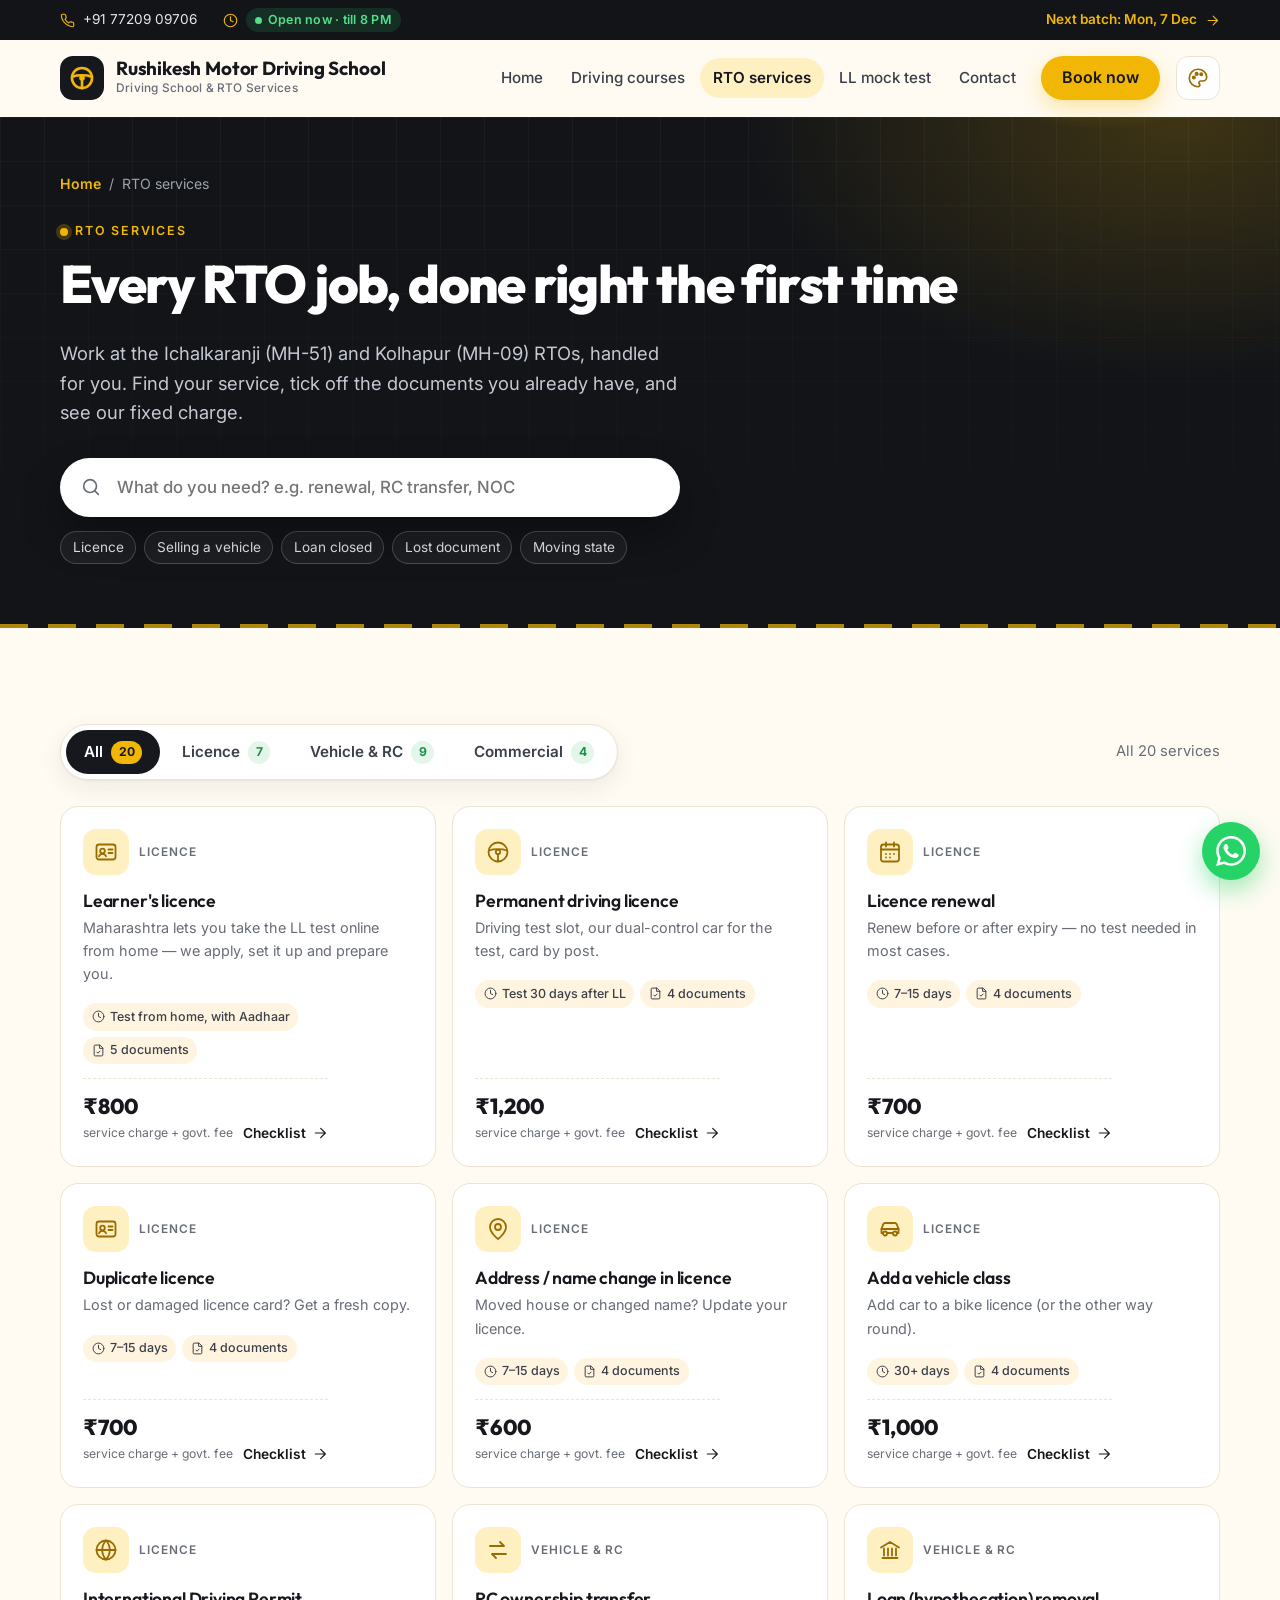
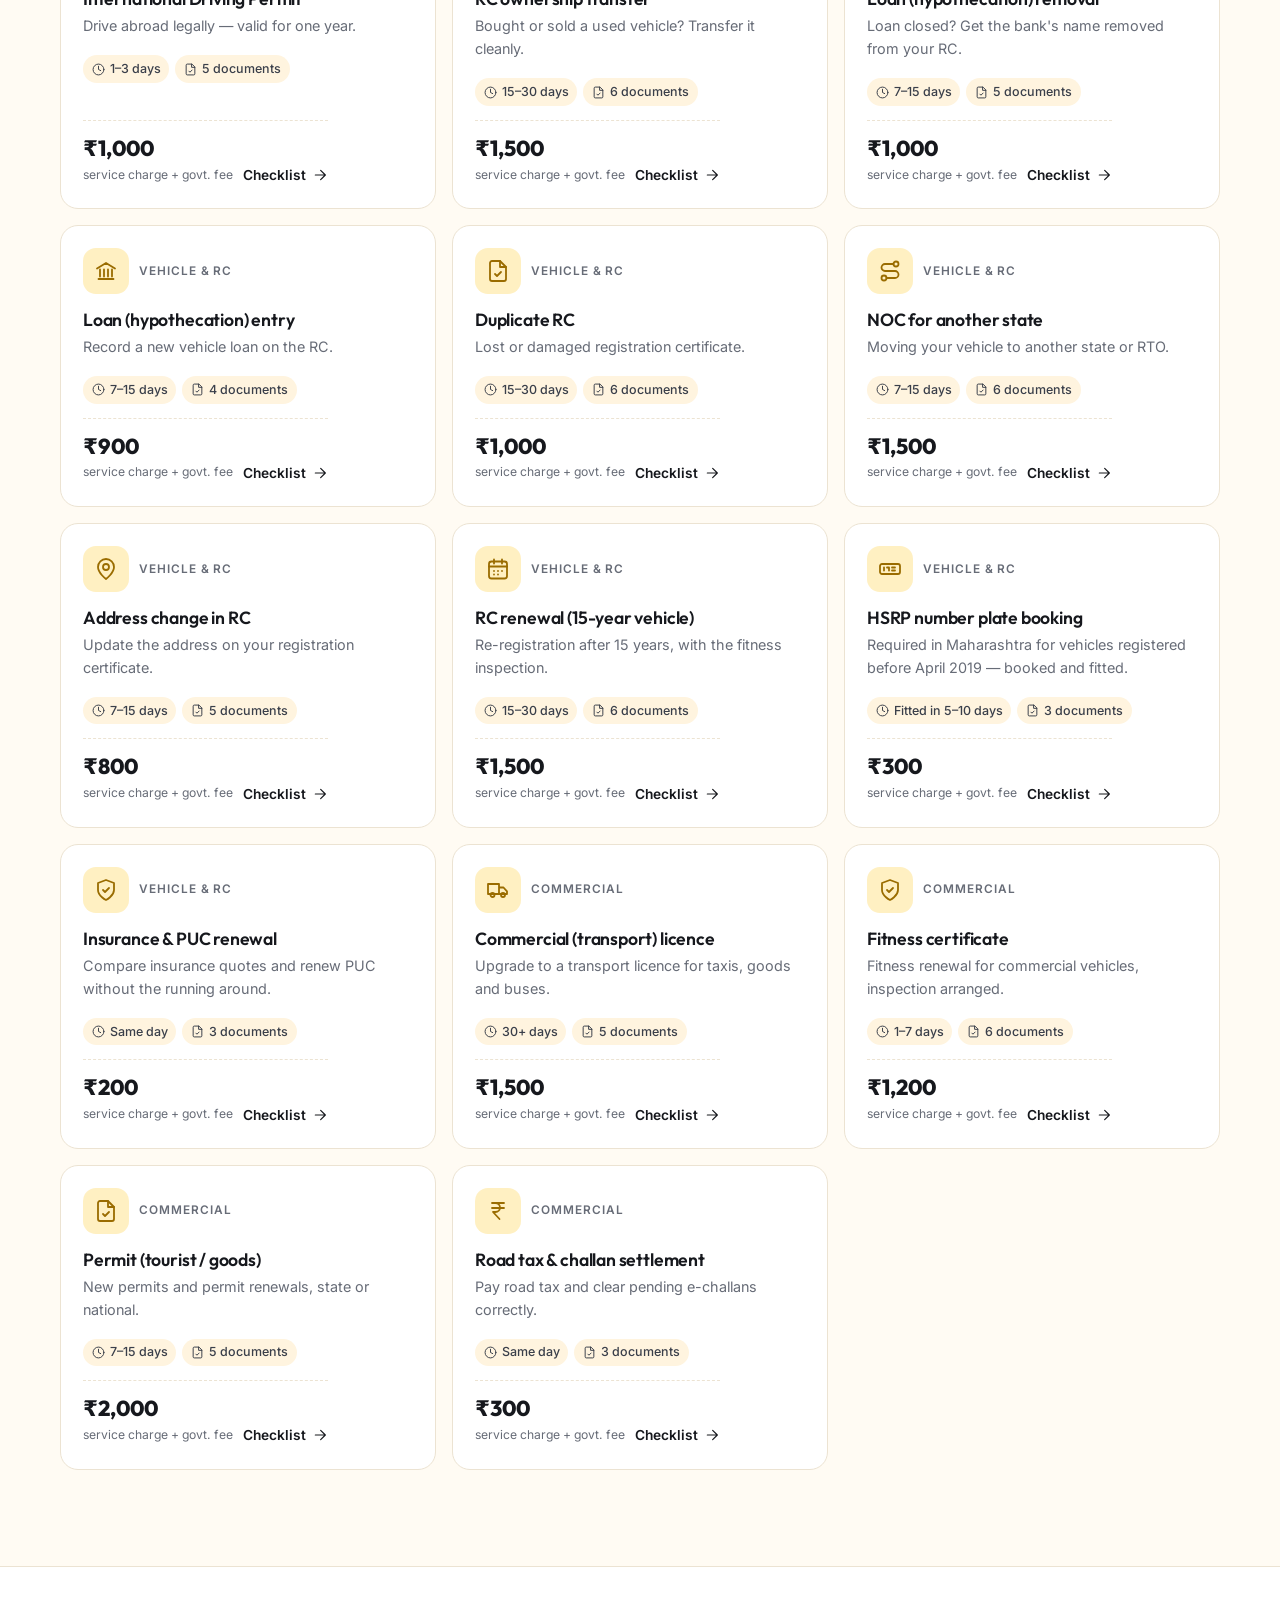
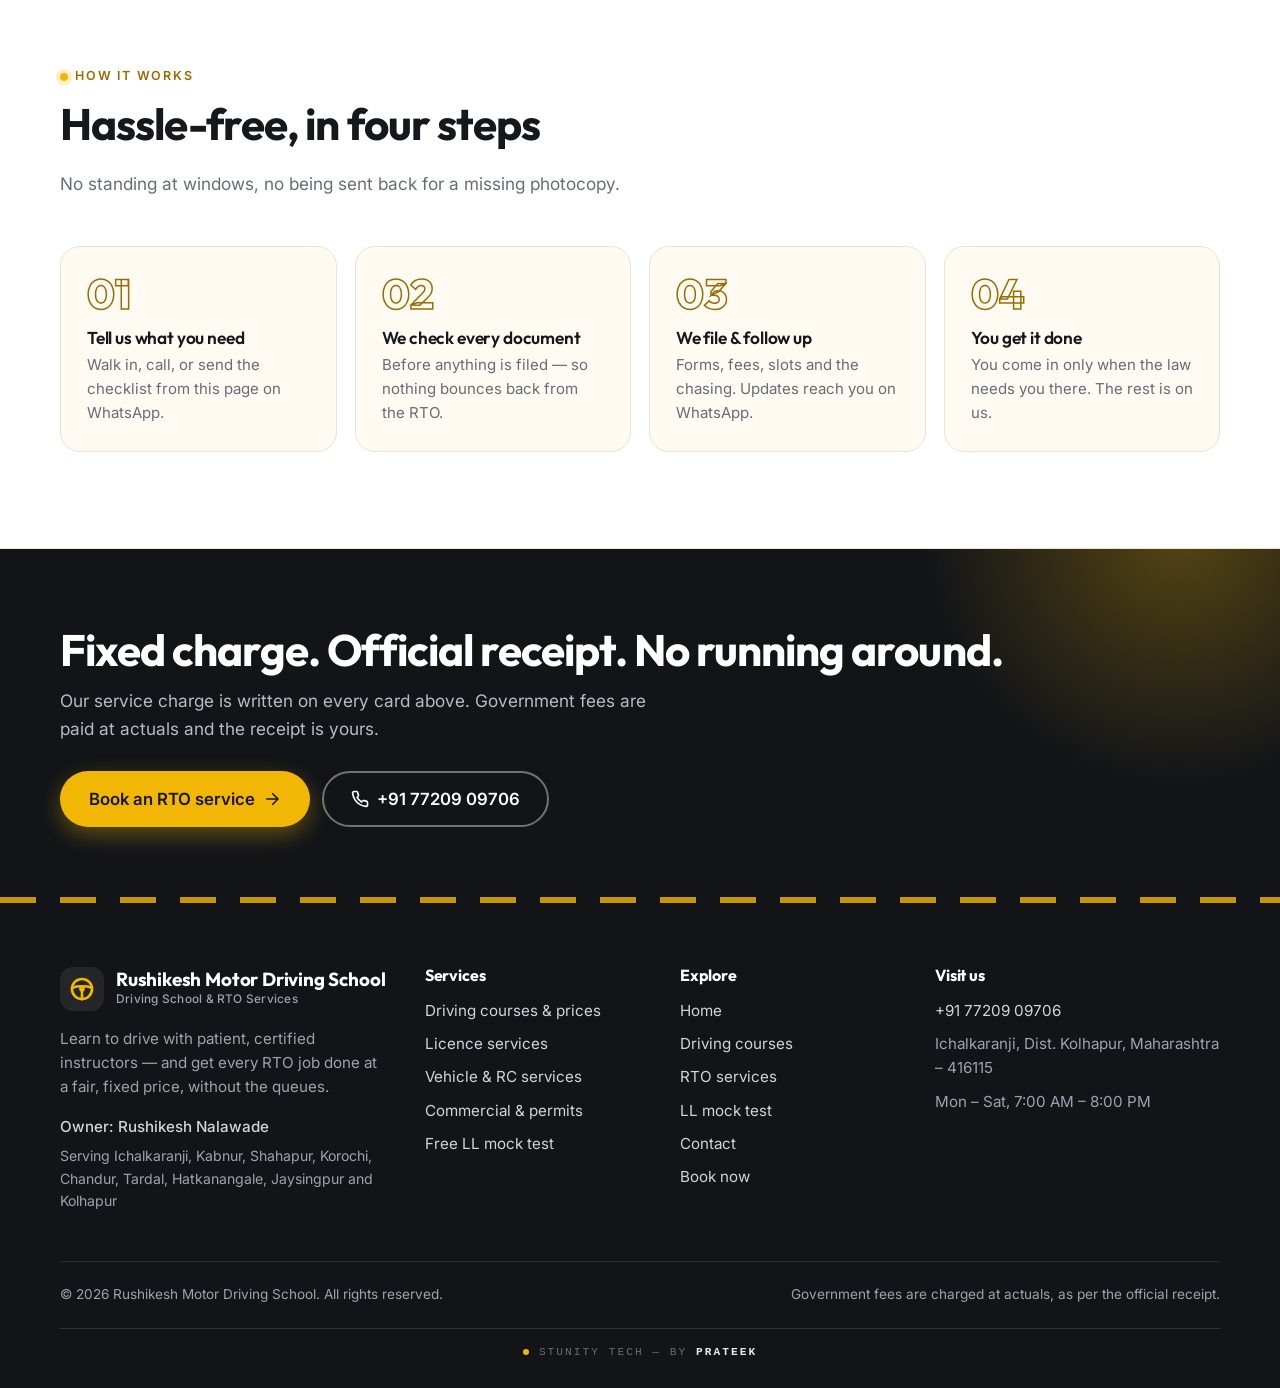
<file: rto.html>
<!DOCTYPE html>
<html lang="en">
<head>
  <meta charset="utf-8">
  <meta name="viewport" content="width=device-width, initial-scale=1">
  <title>RTO Services in Ichalkaranji — Licence, RC Transfer, NOC — Rushikesh Motor Driving School</title>
  <meta name="description" content="Learner's licence, driving licence, renewal, duplicate licence, RC transfer, hypothecation removal, NOC, HSRP, permits and fitness — with a document checklist and a fixed service charge for each.">
  <meta name="theme-color" content="#121418">
  <link rel="icon" href="assets/favicon.svg" type="image/svg+xml">
  <link rel="preconnect" href="https://fonts.googleapis.com">
  <link rel="preconnect" href="https://fonts.gstatic.com" crossorigin>
  <link href="https://fonts.googleapis.com/css2?family=Inter:wght@400;500;600&family=Outfit:wght@500;600;700;800&display=swap" rel="stylesheet">
  <link rel="stylesheet" href="css/styles.css">
  <script>document.documentElement.className += ' js';try{var t=localStorage.getItem('theme');if(t&&t!=='yellow')document.documentElement.setAttribute('data-theme',t)}catch(e){}</script>
  <script src="js/config.js"></script>
  <script src="js/main.js" defer></script>
</head>
<body data-page="rto">
<script src="js/layout.js"></script>

<main id="main">

  <section class="page-hero">
    <div class="container">
      <p class="crumbs"><a href="index.html">Home</a><span>/</span><span>RTO services</span></p>
      <p class="eyebrow on-dark"><span class="dot"></span>RTO services</p>
      <h1>Every RTO job, done right the first time</h1>
      <p class="lead">Work at the Ichalkaranji (MH-51) and Kolhapur (MH-09) RTOs, handled for you. Find your service, tick off the documents you already have, and see our fixed charge.</p>
      <div class="search-box">
        <svg class="icon"><use href="#i-search"/></svg>
        <input type="search" id="rto-search" placeholder="What do you need? e.g. renewal, RC transfer, NOC" aria-label="Search RTO services" autocomplete="off">
      </div>
      <div class="search-hints">
        <button type="button" data-hint="licence">Licence</button>
        <button type="button" data-hint="transfer">Selling a vehicle</button>
        <button type="button" data-hint="loan">Loan closed</button>
        <button type="button" data-hint="lost">Lost document</button>
        <button type="button" data-hint="state">Moving state</button>
      </div>
    </div>
  </section>

  <section class="section" id="services">
    <div class="container">
      <div class="rto-toolbar">
        <div class="seg" role="group" aria-label="Filter by category">
          <button type="button" data-cat="all" aria-pressed="true">All</button>
          <button type="button" data-cat="licence" aria-pressed="false">Licence</button>
          <button type="button" data-cat="vehicle" aria-pressed="false">Vehicle &amp; RC</button>
          <button type="button" data-cat="commercial" aria-pressed="false">Commercial</button>
        </div>
        <p class="rto-count" id="rto-count" aria-live="polite"></p>
      </div>

      <div class="rto-grid" id="rto-grid"></div>
      <noscript><p>Please turn on JavaScript to browse our services, or call us and we'll tell you exactly what you need.</p></noscript>

      <div class="empty" id="rto-empty" hidden>
        <h3>Can't find it here?</h3>
        <p>We handle more RTO work than fits on one page. Tell us what you need and we'll reply with the documents and our price.</p>
        <a href="contact.html" data-href="whatsapp" class="btn btn-wa"><svg class="icon"><use href="#i-whatsapp"/></svg>Ask on WhatsApp</a>
      </div>
    </div>
  </section>

  <section class="section section-alt">
    <div class="container">
      <div class="section-head reveal">
        <p class="eyebrow"><span class="dot"></span>How it works</p>
        <h2>Hassle-free, in four steps</h2>
        <p>No standing at windows, no being sent back for a missing photocopy.</p>
      </div>
      <ol class="how">
        <li class="reveal"><h3>Tell us what you need</h3><p>Walk in, call, or send the checklist from this page on WhatsApp.</p></li>
        <li class="reveal"><h3>We check every document</h3><p>Before anything is filed — so nothing bounces back from the RTO.</p></li>
        <li class="reveal"><h3>We file &amp; follow up</h3><p>Forms, fees, slots and the chasing. Updates reach you on WhatsApp.</p></li>
        <li class="reveal"><h3>You get it done</h3><p>You come in only when the law needs you there. The rest is on us.</p></li>
      </ol>
    </div>
  </section>

  <section class="cta-band">
    <div class="container cta-inner reveal">
      <div>
        <h2>Fixed charge. Official receipt. No running around.</h2>
        <p>Our service charge is written on every card above. Government fees are paid at actuals and the receipt is yours.</p>
      </div>
      <div class="cta-actions">
        <a href="book.html" class="btn btn-amber btn-lg">Book an RTO service <svg class="icon"><use href="#i-arrow"/></svg></a>
        <a href="contact.html" data-href="tel" class="btn btn-ghost-light btn-lg"><svg class="icon"><use href="#i-phone"/></svg><span data-text="phone">+91 77209 09706</span></a>
      </div>
    </div>
  </section>

</main>

<!-- Documents checklist, filled in by main.js -->
<dialog class="sheet" id="sheet" aria-labelledby="sheet-title">
  <div class="sheet-head">
    <p class="eyebrow on-dark"><span class="dot"></span><span id="sheet-cat">Licence</span></p>
    <h2 id="sheet-title">Service</h2>
    <p id="sheet-blurb"></p>
    <div class="sheet-facts">
      <div><strong id="sheet-fee">₹0</strong><span>Our charge + govt. fee at actuals</span></div>
      <div><strong id="sheet-time">—</strong><span>Usual time</span></div>
    </div>
    <button type="button" class="sheet-close" aria-label="Close"><svg class="icon"><use href="#i-x"/></svg></button>
  </div>
  <div class="sheet-body">
    <h3>Documents to bring <small id="sheet-done">0 of 0 ready</small></h3>
    <div class="progress"><i id="sheet-progress"></i></div>
    <ul class="doc-list" id="sheet-docs"></ul>
    <p class="sheet-ready" id="sheet-ready" hidden>All set — you have everything we need. Book now and we'll take it from here.</p>
    <div class="sheet-actions">
      <a href="book.html" class="btn btn-amber" id="sheet-book">Book this service <svg class="icon"><use href="#i-arrow"/></svg></a>
      <a href="contact.html" class="btn btn-wa" id="sheet-wa"><svg class="icon"><use href="#i-whatsapp"/></svg>Send us this list</a>
    </div>
    <p class="sheet-fine">Your ticks are saved on this device. Requirements can vary slightly by state — we confirm before filing. <button type="button" id="sheet-print" class="link-btn">Print this checklist</button></p>
  </div>
</dialog>

<script>SiteLayout.renderFooter();</script>
</body>
</html>
</file>
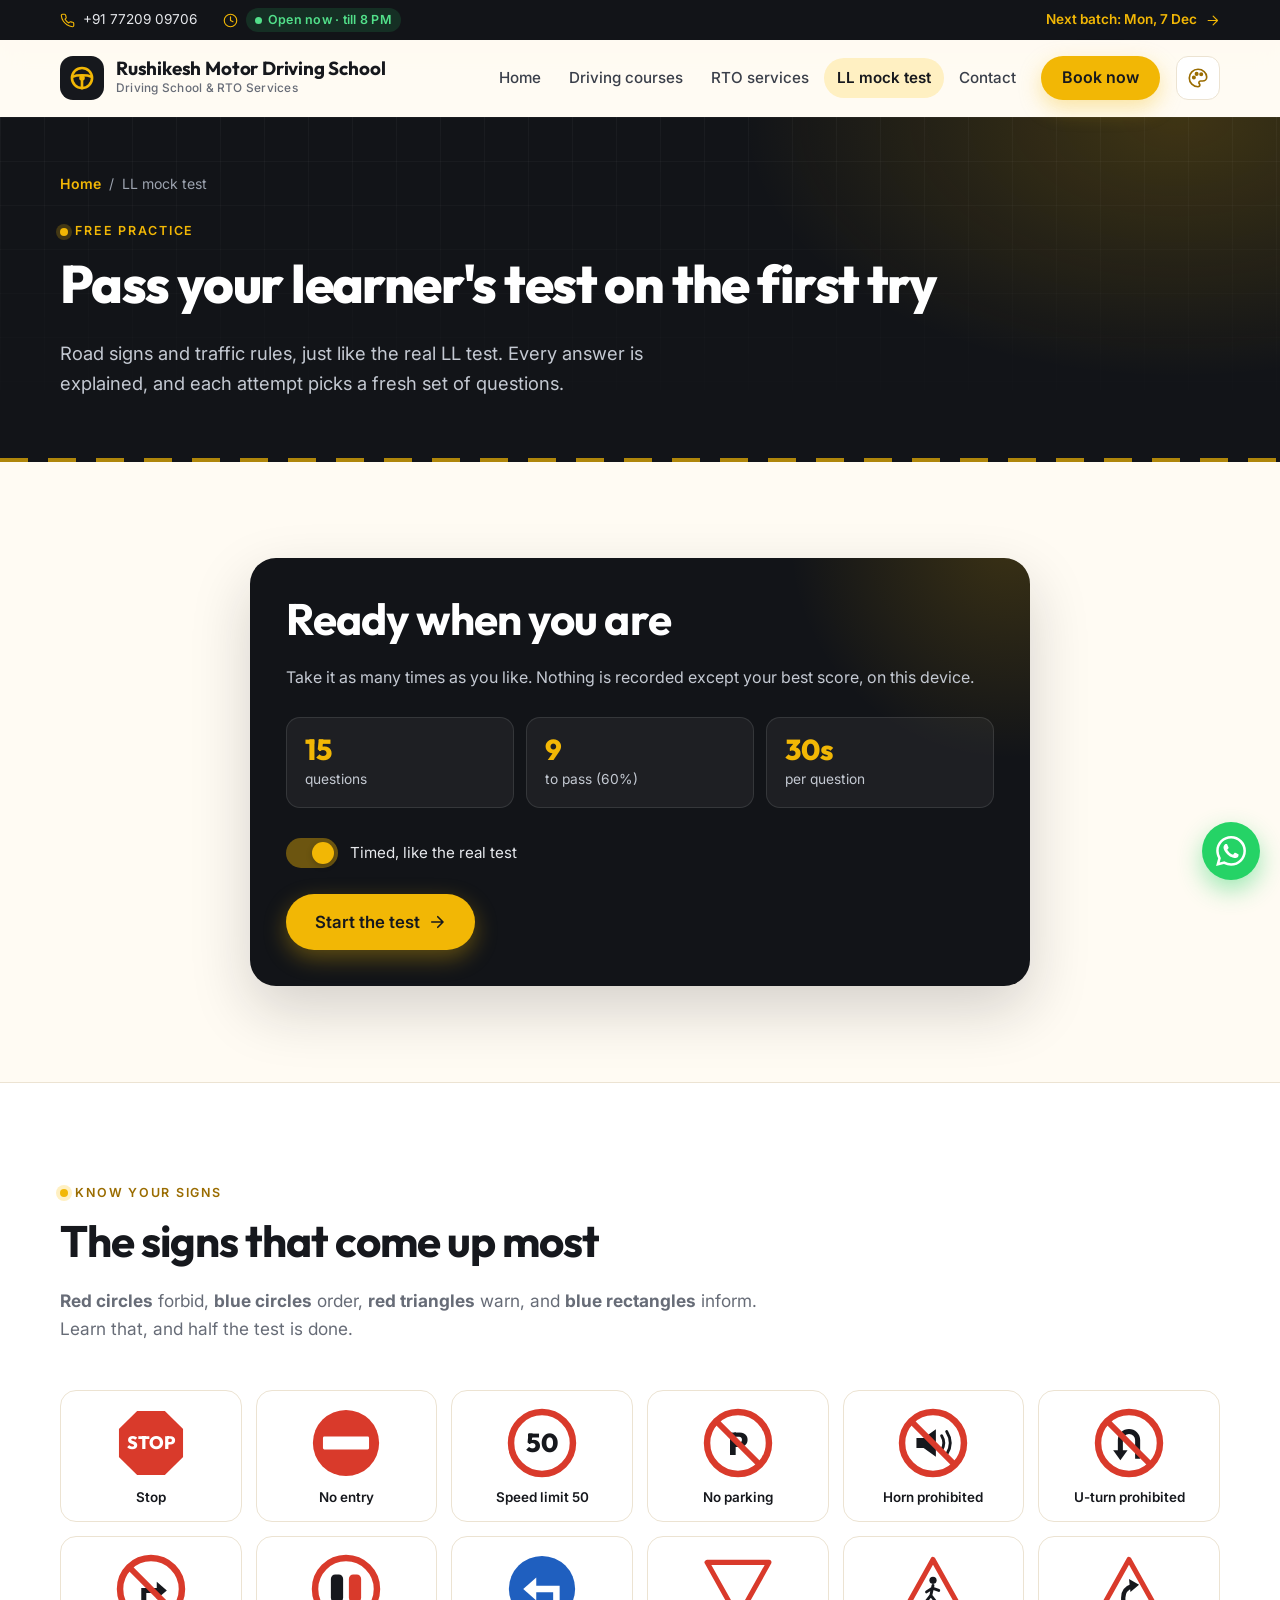
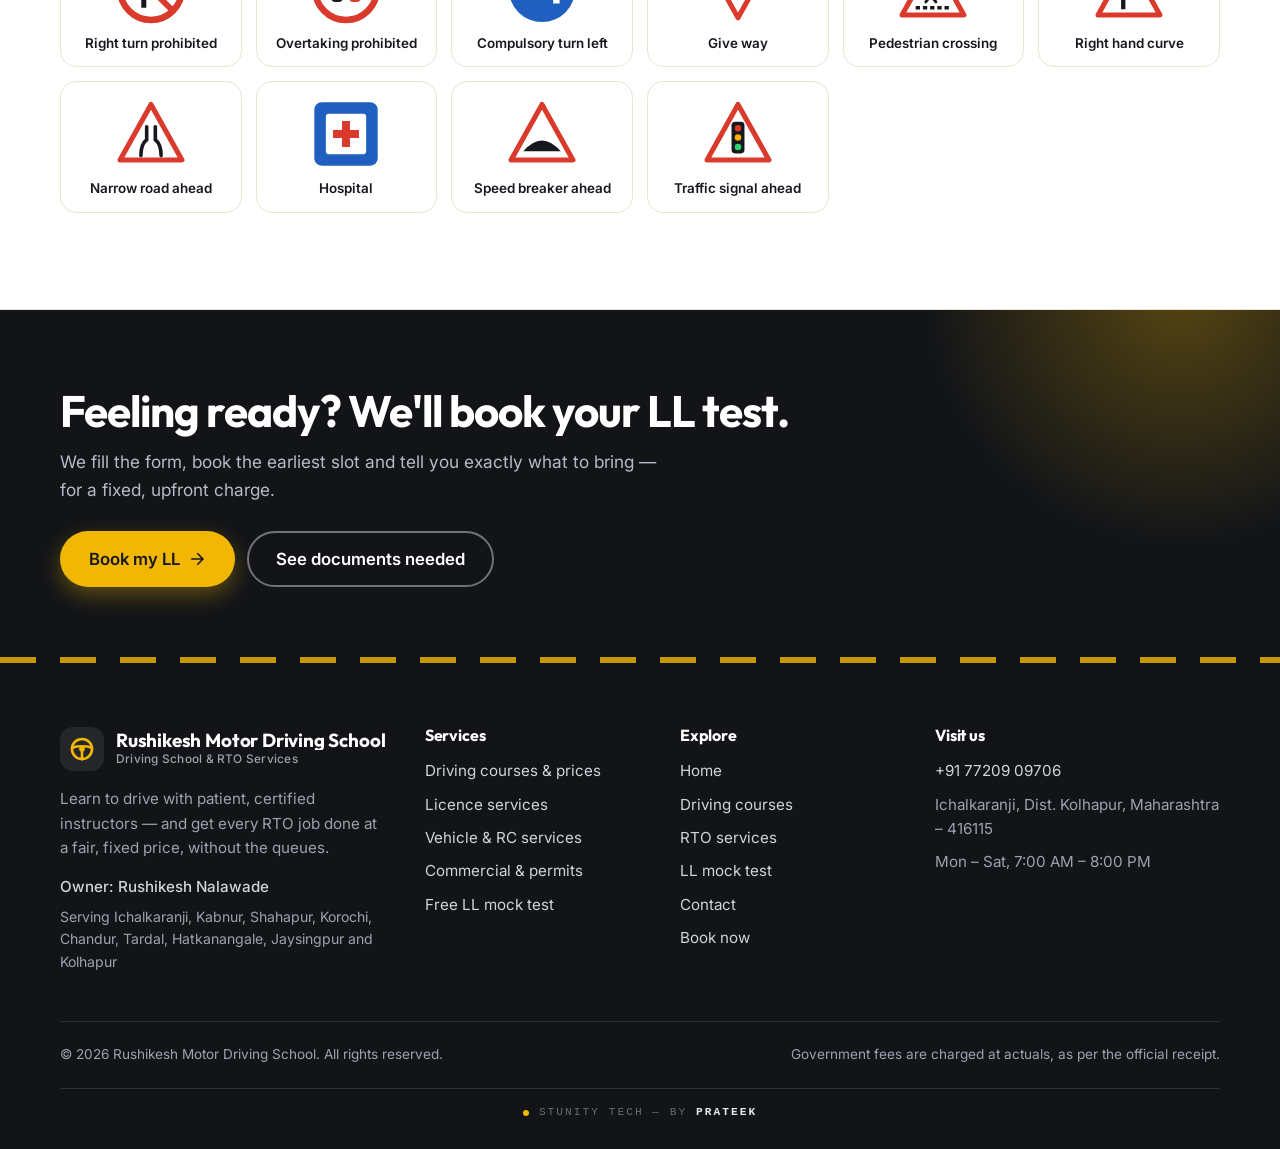
<file: test.html>
<!DOCTYPE html>
<html lang="en">
<head>
  <meta charset="utf-8">
  <meta name="viewport" content="width=device-width, initial-scale=1">
  <title>Free Learner's Licence Mock Test — Rushikesh Motor Driving School</title>
  <meta name="description" content="Practise for your learner's licence test free: 15 random questions on road signs and traffic rules, with answers explained. Pass mark 9 out of 15.">
  <meta name="theme-color" content="#121418">
  <link rel="icon" href="assets/favicon.svg" type="image/svg+xml">
  <link rel="preconnect" href="https://fonts.googleapis.com">
  <link rel="preconnect" href="https://fonts.gstatic.com" crossorigin>
  <link href="https://fonts.googleapis.com/css2?family=Inter:wght@400;500;600&family=Outfit:wght@500;600;700;800&display=swap" rel="stylesheet">
  <link rel="stylesheet" href="css/styles.css">
  <script>document.documentElement.className += ' js';try{var t=localStorage.getItem('theme');if(t&&t!=='yellow')document.documentElement.setAttribute('data-theme',t)}catch(e){}</script>
  <script src="js/config.js"></script>
  <script src="js/test.js" defer></script>
  <script src="js/main.js" defer></script>
</head>
<body data-page="test">
<script src="js/layout.js"></script>

<main id="main">

  <section class="page-hero">
    <div class="container">
      <p class="crumbs"><a href="index.html">Home</a><span>/</span><span>LL mock test</span></p>
      <p class="eyebrow on-dark"><span class="dot"></span>Free practice</p>
      <h1>Pass your learner's test on the first try</h1>
      <p class="lead">Road signs and traffic rules, just like the real LL test. Every answer is explained, and each attempt picks a fresh set of questions.</p>
    </div>
  </section>

  <section class="section">
    <div class="container test-shell" id="test">
      <div class="test-card">

        <div id="t-start">
          <h2>Ready when you are</h2>
          <p>Take it as many times as you like. Nothing is recorded except your best score, on this device.</p>
          <div class="rules">
            <div><strong>15</strong><span>questions</span></div>
            <div><strong>9</strong><span>to pass (60%)</span></div>
            <div><strong>30s</strong><span>per question</span></div>
          </div>
          <label class="timed-toggle"><span class="switch"><input type="checkbox" id="t-timed" checked><span></span></span>Timed, like the real test</label>
          <button type="button" class="btn btn-amber btn-lg" id="t-go">Start the test <svg class="icon"><use href="#i-arrow"/></svg></button>
          <p class="sheet-fine" id="t-best" hidden></p>
          <noscript><p>The mock test needs JavaScript turned on.</p></noscript>
        </div>

        <div id="t-question" hidden>
          <div class="q-top">
            <span class="q-count" id="t-count" aria-live="polite"></span>
            <div class="timer" id="t-timer" aria-hidden="true">
              <svg viewBox="0 0 46 46"><circle class="t-bg" cx="23" cy="23" r="18"/><circle class="t-fg" cx="23" cy="23" r="18"/></svg>
              <span>30</span>
            </div>
          </div>
          <div class="q-bar"><i id="t-bar"></i></div>
          <div class="q-main" id="t-main">
            <div class="q-sign" id="t-sign"></div>
            <p class="q-text" id="t-q"></p>
          </div>
          <div class="opts" id="t-opts"></div>
          <p class="explain" id="t-explain" aria-live="polite" hidden></p>
          <div class="q-actions"><button type="button" class="btn btn-amber" id="t-next" hidden>Next question →</button></div>
        </div>

        <div id="t-result" class="result" hidden>
          <div class="score-ring">
            <svg viewBox="0 0 170 170"><circle class="s-bg" cx="85" cy="85" r="72"/><circle class="s-fg" id="r-ring" cx="85" cy="85" r="72"/></svg>
            <div><strong id="r-score">0</strong><span id="r-total">out of 15</span></div>
          </div>
          <span class="verdict" id="r-verdict"></span>
          <p id="r-msg"></p>
          <div class="result-actions">
            <button type="button" class="btn btn-amber" id="r-again">Try another set</button>
            <a href="book.html?service=ll" class="btn btn-ghost-light">Book my LL test with you <svg class="icon"><use href="#i-arrow"/></svg></a>
          </div>
          <ul class="review" id="r-review"></ul>
        </div>

      </div>
    </div>
  </section>

  <section class="section section-alt">
    <div class="container">
      <div class="section-head reveal">
        <p class="eyebrow"><span class="dot"></span>Know your signs</p>
        <h2>The signs that come up most</h2>
        <p><strong>Red circles</strong> forbid, <strong>blue circles</strong> order, <strong>red triangles</strong> warn, and <strong>blue rectangles</strong> inform. Learn that, and half the test is done.</p>
      </div>
      <div class="sign-grid" id="sign-grid"></div>
    </div>
  </section>

  <section class="cta-band">
    <div class="container cta-inner reveal">
      <div>
        <h2>Feeling ready? We'll book your LL test.</h2>
        <p>We fill the form, book the earliest slot and tell you exactly what to bring — for a fixed, upfront charge.</p>
      </div>
      <div class="cta-actions">
        <a href="book.html?service=ll" class="btn btn-amber btn-lg">Book my LL <svg class="icon"><use href="#i-arrow"/></svg></a>
        <a href="rto.html?service=ll" class="btn btn-ghost-light btn-lg">See documents needed</a>
      </div>
    </div>
  </section>

</main>

<script>SiteLayout.renderFooter();</script>
</body>
</html>
</file>
<file: css/styles.css>
/* ==========================================================================
   Driving school & RTO services — styles
   ========================================================================== */

:root {
  --ink: #16181D;
  --ink-2: #3A3F4A;
  --muted: #676C77;
  --night: #121418;
  --night-2: #1C1F25;
  --bg: #FFFBF3;
  --surface: #FFFFFF;
  --cream: #FFF4DF;
  --line: #ECE3D2;
  /* Accent palette. The names say "amber" because Highway yellow is the default;
     each [data-theme] block below swaps the whole set. */
  --amber: #F2B705;
  --amber-hover: #FFC726;
  --amber-600: #9A6C00;
  --amber-soft: #FFF0C2;
  --amber-line: #EBCF85;
  --accent-rgb: 242, 183, 5;
  --accent-hi: #F2B705;   /* accent for text and icons on dark backgrounds */
  --on-amber: #16181D;
  --tint-1: #FFF6DA;
  --tint-2: #FFEBB0;
  --car-1: #FFD54A;
  --car-2: #E9A200;
  --go: #1E8E4F;
  --go-soft: #E4F5EA;
  --stop: #D93A2B;
  --stop-soft: #FDE7E3;
  --radius: 20px;
  --radius-sm: 12px;
  --shadow: 0 1px 2px rgba(22, 24, 29, .05), 0 8px 24px rgba(22, 24, 29, .07);
  --shadow-lg: 0 24px 60px rgba(22, 24, 29, .18);
  --font-head: "Outfit", system-ui, -apple-system, "Segoe UI", Roboto, sans-serif;
  --font-body: "Inter", system-ui, -apple-system, "Segoe UI", Roboto, sans-serif;
  --mono: ui-monospace, "SFMono-Regular", Consolas, "Liberation Mono", monospace;
  --line-soft: rgba(255, 255, 255, .12);
  --header-h: 76px;
  /* Two curves carry the site: one for reveals, one (with a small overshoot) for touch. */
  --ease-out: cubic-bezier(.22, .8, .24, 1);
  --ease-touch: cubic-bezier(.34, 1.4, .64, 1);
}

/* Colour themes, all taken from road and RTO signage. */
:root[data-theme="green"] {  /* Signboard green — highway direction boards */
  --amber: #22B864; --amber-hover: #36CC78; --amber-600: #0E6B3A; --amber-soft: #DDF4E6;
  --amber-line: #9FD9B7; --accent-rgb: 34, 184, 100; --accent-hi: #4EDB8C; --on-amber: #07210F;
  --tint-1: #EAF8EF; --tint-2: #CDEFD9; --car-1: #4EDB8C; --car-2: #15934F;
}
:root[data-theme="blue"] {  /* RTO blue — official information signs */
  --amber: #2F74E8; --amber-hover: #4A88F0; --amber-600: #1D4FB8; --amber-soft: #E0EBFF;
  --amber-line: #A9C6F5; --accent-rgb: 47, 116, 232; --accent-hi: #8AB8FF; --on-amber: #FFFFFF;
  --tint-1: #EDF3FF; --tint-2: #D3E3FF; --car-1: #6AA8FF; --car-2: #2560D4;
}
:root[data-theme="red"] {  /* Signal red — stop signs and traffic lights */
  --amber: #E5483A; --amber-hover: #F0604F; --amber-600: #B32A1E; --amber-soft: #FDE4E0;
  --amber-line: #F2B3AB; --accent-rgb: 229, 72, 58; --accent-hi: #FF8C80; --on-amber: #FFFFFF;
  --tint-1: #FFF0EE; --tint-2: #FDD9D3; --car-1: #FF7A6B; --car-2: #CC3326;
}

*, *::before, *::after { box-sizing: border-box; }
[hidden] { display: none !important; }

html { scroll-padding-top: calc(var(--header-h) + 16px); }
html.ready { scroll-behavior: smooth; }

body {
  margin: 0;
  font-family: var(--font-body);
  font-size: 16px;
  line-height: 1.6;
  color: var(--ink-2);
  background: var(--bg);
  -webkit-font-smoothing: antialiased;
  text-rendering: optimizeLegibility;
}

img, svg { display: block; max-width: 100%; }
a { color: inherit; }
p { margin: 0 0 1em; }
button { font: inherit; color: inherit; }

h1, h2, h3, h4 {
  font-family: var(--font-head);
  color: var(--ink);
  line-height: 1.12;
  margin: 0 0 .5em;
  letter-spacing: -.01em;
}
h1 { font-size: clamp(2.4rem, 5.4vw, 4.1rem); font-weight: 800; letter-spacing: -.03em; }
h2 { font-size: clamp(1.9rem, 3.6vw, 2.75rem); font-weight: 700; letter-spacing: -.022em; }
h2 em { font-style: normal; color: var(--amber-600); }
h3 { font-size: 1.2rem; font-weight: 600; }

.container { width: 100%; max-width: 1200px; margin-inline: auto; padding-inline: 20px; }
.sr-only { position: absolute; width: 1px; height: 1px; overflow: hidden; clip: rect(0 0 0 0); white-space: nowrap; }

.icon {
  width: 20px; height: 20px; flex: none;
  fill: none; stroke: currentColor; stroke-width: 1.8;
  stroke-linecap: round; stroke-linejoin: round;
}

.skip-link {
  position: absolute; left: 12px; top: -60px; z-index: 100;
  background: var(--ink); color: #fff; padding: 10px 16px; border-radius: 10px;
  text-decoration: none; font-weight: 600;
}
.skip-link:focus { top: 12px; }

:focus-visible { outline: 3px solid var(--amber); outline-offset: 3px; border-radius: 6px; }

/* ---------- Buttons ---------- */
.btn {
  display: inline-flex; align-items: center; justify-content: center; gap: .5em;
  padding: .75em 1.25em; border-radius: 999px; border: 2px solid transparent;
  font: 600 1rem/1.2 var(--font-body); text-decoration: none; cursor: pointer;
  transition: transform .25s var(--ease-touch), box-shadow .2s ease, background-color .2s ease, color .2s ease, border-color .2s ease;
}
.btn .icon { width: 18px; height: 18px; stroke-width: 2.2; transition: transform .25s var(--ease-touch); }
.btn:hover { transform: translateY(-2px); }
.btn:hover .icon:last-child { transform: translateX(3px); }
.btn:active { transform: scale(.97); }
.btn-amber { background: var(--amber); color: var(--on-amber); box-shadow: 0 8px 22px rgba(var(--accent-rgb), .35); }
.btn-amber:hover { background: var(--amber-hover); box-shadow: 0 12px 28px rgba(var(--accent-rgb), .45); }
.btn-ghost { background: transparent; color: var(--ink); border-color: var(--ink); }
.btn-ghost:hover { background: var(--ink); color: #fff; }
.btn-dark { background: var(--ink); color: #fff; }
.btn-dark:hover { background: #2A2E36; }
.btn-ghost-light { border-color: rgba(255, 255, 255, .4); color: #fff; background: transparent; }
.btn-ghost-light:hover { background: #fff; color: var(--ink); border-color: #fff; }
.btn-wa { background: #25D366; color: #06371A; }
.btn-wa:hover { background: #3BE07A; }
.btn-lg { padding: .95em 1.6em; font-size: 1.05rem; }
.btn-sm { padding: .5em .95em; font-size: .9rem; }
.btn-block { width: 100%; }
.btn[disabled] { opacity: .6; cursor: progress; transform: none; }

/* ---------- Eyebrow ---------- */
.eyebrow {
  display: inline-flex; align-items: center; gap: .6em;
  margin: 0 0 1rem; font: 600 .78rem/1 var(--font-body);
  letter-spacing: .14em; text-transform: uppercase; color: var(--amber-600);
}
.eyebrow .dot { width: 8px; height: 8px; border-radius: 50%; background: var(--amber); box-shadow: 0 0 0 4px var(--amber-soft); }
.eyebrow.on-dark { color: var(--accent-hi); }
.eyebrow.on-dark .dot { box-shadow: 0 0 0 4px rgba(var(--accent-rgb), .22); }

/* ---------- Top bar ---------- */
.topbar { background: var(--night); color: #B6BCC7; font-size: .85rem; overflow: hidden; }
.topbar-inner { display: flex; align-items: center; gap: 26px; min-height: 40px; }
.topbar-inner > * { display: inline-flex; align-items: center; gap: 8px; }
.topbar a { text-decoration: none; color: #E6E8EC; }
.topbar a:hover { color: var(--accent-hi); }
.topbar .icon { width: 15px; height: 15px; color: var(--accent-hi); }
.topbar-cta { margin-left: auto; color: var(--accent-hi) !important; font-weight: 600; }

.open-status .live {
  display: inline-flex; white-space: nowrap; align-items: center; gap: 6px; padding: 2px 9px; border-radius: 999px;
  font-weight: 600; font-size: .78rem; letter-spacing: .02em;
}
.open-status .live::before { content: ""; width: 7px; height: 7px; border-radius: 50%; background: currentColor; }
.live.is-open { background: rgba(43, 212, 107, .14); color: #52E08A; }
.live.is-open::before { animation: pulse 2.4s ease-out infinite; }
.live.is-closed { background: rgba(255, 77, 61, .14); color: #FF8A7E; }
@keyframes pulse { 0% { box-shadow: 0 0 0 0 rgba(82, 224, 138, .7); } 60%, 100% { box-shadow: 0 0 0 7px rgba(82, 224, 138, 0); } }

/* ---------- Header ---------- */
.site-header {
  position: sticky; top: 0; z-index: 50;
  background: rgba(255, 251, 243, .88);
  -webkit-backdrop-filter: saturate(1.4) blur(12px);
  backdrop-filter: saturate(1.4) blur(12px);
  border-bottom: 1px solid transparent;
  transition: border-color .2s, box-shadow .2s;
}
.site-header.scrolled { border-bottom-color: var(--line); box-shadow: 0 4px 20px rgba(22, 24, 29, .06); }
.header-inner { display: flex; align-items: center; gap: 16px; height: var(--header-h); }

.brand { display: inline-flex; align-items: center; gap: 12px; text-decoration: none; margin-right: auto; min-width: 0; }
.brand-mark { width: 44px; height: 44px; flex: none; display: grid; place-items: center; border-radius: 13px; background: var(--ink); color: var(--accent-hi); }
.brand-mark svg { width: 28px; height: 28px; transition: transform .6s var(--ease-touch); }
.brand:hover .brand-mark svg { transform: rotate(-35deg); }
.brand-text { display: flex; flex-direction: column; min-width: 0; }
.brand-name { font: 700 1.18rem/1.1 var(--font-head); color: var(--ink); letter-spacing: -.01em; white-space: nowrap; overflow: hidden; text-overflow: ellipsis; }
.brand-sub { font-size: .74rem; font-weight: 500; color: var(--muted); letter-spacing: .02em; white-space: nowrap; }

.nav { display: flex; align-items: center; gap: 2px; }
.nav a:not(.btn) {
  padding: .5em .85em; border-radius: 999px; text-decoration: none;
  font-weight: 500; font-size: .95rem; color: var(--ink-2);
  transition: background-color .15s, color .15s;
}
.nav a:not(.btn):hover { background: var(--cream); color: var(--ink); }
.nav a[aria-current="page"]:not(.btn) { background: var(--amber-soft); color: var(--ink); font-weight: 600; }
.nav-cta { margin-left: 10px; padding: .65em 1.2em; }
.nav-cta[aria-current="page"] { outline: 2px solid var(--ink); outline-offset: 2px; }

.menu-toggle {
  display: none; width: 44px; height: 44px; padding: 0;
  flex-direction: column; justify-content: center; align-items: center; gap: 5px;
  border: 1px solid var(--line); border-radius: 12px; background: var(--surface); cursor: pointer;
}
.menu-toggle span { width: 20px; height: 2px; border-radius: 2px; background: var(--ink); transition: transform .2s, opacity .2s; }
.nav-open .menu-toggle span:nth-child(1) { transform: translateY(7px) rotate(45deg); }
.nav-open .menu-toggle span:nth-child(2) { opacity: 0; }
.nav-open .menu-toggle span:nth-child(3) { transform: translateY(-7px) rotate(-45deg); }

/* ---------- Hero (dark, home) ---------- */
.hero {
  position: relative; overflow: hidden;
  padding-block: 68px 60px; color: #C4C9D2;
  background:
    radial-gradient(760px 520px at 82% 8%, rgba(var(--accent-rgb), .2) 0%, rgba(var(--accent-rgb), 0) 62%),
    radial-gradient(600px 400px at 0% 100%, rgba(var(--accent-rgb), .08) 0%, rgba(var(--accent-rgb), 0) 70%),
    var(--night);
}
.hero::before {
  content: ""; position: absolute; inset: 0; pointer-events: none;
  background-image:
    linear-gradient(rgba(255, 255, 255, .035) 1px, transparent 1px),
    linear-gradient(90deg, rgba(255, 255, 255, .035) 1px, transparent 1px);
  background-size: 44px 44px;
  -webkit-mask-image: linear-gradient(180deg, #000 0%, transparent 80%);
  mask-image: linear-gradient(180deg, #000 0%, transparent 80%);
}
.hero h1 { color: #fff; }
.hero-grid { position: relative; display: grid; grid-template-columns: 1.05fr .95fr; gap: 48px; align-items: center; }

.hl {
  color: var(--accent-hi);
  background: linear-gradient(180deg, transparent 88%, rgba(var(--accent-rgb), .35) 88%);
  -webkit-box-decoration-break: clone; box-decoration-break: clone;
}
.lead { font-size: 1.15rem; max-width: 34em; }
.hero .lead { color: #C4C9D2; }
.hero-actions { display: flex; flex-wrap: wrap; gap: 12px; margin: 30px 0 26px; }
.hero-points { list-style: none; padding: 0; margin: 0; display: flex; flex-wrap: wrap; gap: 10px 22px; color: #E6E8EC; font-weight: 500; font-size: .95rem; }
.hero-points li { display: inline-flex; align-items: center; gap: 8px; }
.hero-points .icon { width: 20px; height: 20px; padding: 3px; border-radius: 50%; background: rgba(43, 212, 107, .16); color: #52E08A; stroke-width: 3; }

.hero-art { position: relative; }
.scene { width: 100%; height: auto; }

/* One 8 s timeline drives the whole scene: green (car pulls away and cruises),
   amber (car brakes), red (car waits — the rest beat). Keyframe percentages
   below are shared, so the signal, lane markings, wheels and brake light
   stay in step. */
.scene .lane { stroke: var(--amber); stroke-dasharray: 24 16; animation: road 8s infinite; }
.scene .wins, .scene .rto-sign { fill: var(--amber); }
.scene .rto-text { fill: var(--on-amber); }
.scene .spin { transform-box: fill-box; transform-origin: center; animation: roll 8s infinite; }
.scene .sig-g { animation: sig-g 8s infinite; }
.scene .sig-a { animation: sig-a 8s infinite; }
.scene .sig-r { animation: sig-r 8s infinite; }
.scene .brake { animation: brake 8s infinite; }
.scene .wins rect { animation: twinkle 9s infinite; }
.scene .wins rect:nth-child(3n) { animation-delay: -3s; }
.scene .wins rect:nth-child(3n+1) { animation-delay: -6s; }

/* Lane period is 40 (24 + 16); 480 is twelve periods, so the loop never jumps. */
@keyframes road {
  0% { stroke-dashoffset: 0; animation-timing-function: cubic-bezier(.34, 0, .67, .34); }
  10% { stroke-dashoffset: 40; animation-timing-function: linear; }
  60% { stroke-dashoffset: 440; animation-timing-function: cubic-bezier(.33, .66, .66, 1); }
  70%, 100% { stroke-dashoffset: 480; }
}
@keyframes roll {
  0% { transform: rotate(0); animation-timing-function: cubic-bezier(.34, 0, .67, .34); }
  10% { transform: rotate(120deg); animation-timing-function: linear; }
  60% { transform: rotate(1320deg); animation-timing-function: cubic-bezier(.33, .66, .66, 1); }
  70%, 100% { transform: rotate(1440deg); }
}
@keyframes sig-g { 0%, 51% { opacity: 1; } 52%, 100% { opacity: 0; } }
@keyframes sig-a { 0%, 51% { opacity: 0; } 52%, 63% { opacity: 1; } 64%, 100% { opacity: 0; } }
@keyframes sig-r { 0%, 63% { opacity: 0; } 64%, 99% { opacity: 1; } 100% { opacity: 0; } }
@keyframes brake { 0%, 56% { opacity: 0; } 62%, 97% { opacity: 1; } 100% { opacity: 0; } }
@keyframes twinkle { 0%, 80%, 100% { opacity: .85; } 86% { opacity: .15; } 92% { opacity: .85; } }

.badge {
  position: absolute; display: flex; align-items: center; gap: 12px;
  padding: 11px 16px 11px 11px; border-radius: 16px; background: var(--surface);
  box-shadow: 0 24px 50px rgba(0, 0, 0, .4); color: var(--ink); font-weight: 600; font-size: .9rem; line-height: 1.25;
  animation: float 6s ease-in-out infinite;
}
.badge small { display: block; margin-top: 2px; font-weight: 500; font-size: .78rem; color: var(--muted); }
.b-icon { width: 38px; height: 38px; flex: none; display: grid; place-items: center; border-radius: 11px; background: var(--go-soft); color: var(--go); }
.b-icon-amber { background: var(--amber-soft); color: var(--amber-600); }
.badge-1 { left: -8px; top: 6%; }
.badge-2 { right: 0; bottom: -3%; animation-delay: -3s; }
@keyframes float { 50% { transform: translateY(-8px); } }

.stats {
  position: relative; display: grid; grid-template-columns: repeat(4, 1fr);
  margin: 52px 0 0; border-radius: var(--radius);
  background: rgba(255, 255, 255, .04); border: 1px solid var(--line-soft);
}
.stat { display: flex; flex-direction: column-reverse; padding: 22px 26px; border-left: 1px solid var(--line-soft); }
.stat:first-child { border-left: 0; }
.stat dd { margin: 0; font: 800 2.1rem/1.1 var(--font-head); color: #fff; letter-spacing: -.02em; font-variant-numeric: tabular-nums; }
.stat dt { font-size: .9rem; color: #9CA3AF; margin-top: 4px; }

/* ---------- Ticker ---------- */
.ticker { overflow: hidden; background: var(--amber); color: var(--on-amber); border-block: 1px solid var(--amber-line); }
.ticker-track { display: flex; width: max-content; animation: ticker 48s linear infinite; }
.ticker:hover .ticker-track { animation-play-state: paused; }
.ticker ul { display: flex; list-style: none; margin: 0; padding: 0; }
.ticker li { display: flex; align-items: center; gap: 22px; padding: 14px 0 14px 22px; font: 600 .98rem/1 var(--font-head); white-space: nowrap; }
.ticker li::after { content: ""; width: 7px; height: 7px; border-radius: 2px; background: var(--ink); transform: rotate(45deg); }
@keyframes ticker { to { transform: translateX(-50%); } }

/* ---------- Sections ---------- */
.section { padding-block: 96px; }
.section-tight { padding-block: 24px 96px; }
.section-alt { background: var(--surface); border-block: 1px solid var(--line); }
.section-head { max-width: 720px; margin-bottom: 48px; }
.section-head.center { text-align: center; margin-inline: auto; }
.section-head > p:last-child:not(.eyebrow) { font-size: 1.08rem; color: var(--muted); margin: 0; }
.section-foot { display: flex; justify-content: center; margin-top: 36px; }

.ticks { list-style: none; padding: 0; margin: 0; display: grid; gap: 8px; font-size: .95rem; }
.ticks li { position: relative; padding-left: 26px; }
.ticks li::before {
  content: ""; position: absolute; left: 3px; top: .45em;
  width: 11px; height: 6px; border-left: 2px solid var(--go); border-bottom: 2px solid var(--go);
  transform: rotate(-45deg);
}

/* ---------- Pillars ---------- */
.pillars { display: grid; grid-template-columns: 1fr 1fr; gap: 22px; }
.pillar {
  position: relative; overflow: hidden; display: flex; flex-direction: column;
  padding: 36px; border-radius: 26px; transition: transform .3s var(--ease-out), box-shadow .3s ease;
}
.pillar:hover { transform: translateY(-4px); box-shadow: var(--shadow-lg); }
.pillar h3 { font-size: 1.7rem; font-weight: 700; }
.pillar > p { font-size: 1.02rem; }
.pillar .ticks { margin-bottom: 30px; }
.pillar-icon { width: 58px; height: 58px; margin-bottom: 22px; display: grid; place-items: center; border-radius: 16px; }
.pillar-icon .icon { width: 30px; height: 30px; }
.pillar-dark { background: var(--night); color: #C4C9D2; }
.pillar-dark::before { content: ""; position: absolute; width: 420px; height: 420px; right: -160px; top: -200px; border-radius: 50%; background: radial-gradient(circle, rgba(var(--accent-rgb), .25), transparent 65%); }
.pillar-dark h3 { color: #fff; }
.pillar-dark .pillar-icon { background: rgba(var(--accent-rgb), .14); color: var(--accent-hi); }
.pillar-dark .ticks li::before { border-color: #52E08A; }
.pillar-light { background: linear-gradient(160deg, var(--tint-1), var(--tint-2)); color: var(--ink-2); border: 1px solid var(--amber-line); }
.pillar-light .pillar-icon { background: var(--ink); color: var(--accent-hi); }
.pillar-foot { position: relative; margin-top: auto; display: flex; align-items: center; justify-content: space-between; flex-wrap: wrap; gap: 14px; }
.from { font-size: .92rem; }
.from strong { display: block; font: 800 1.7rem/1.1 var(--font-head); color: var(--ink); }
.pillar-dark .from strong { color: #fff; }

/* ---------- Comparison ---------- */
.compare-wrap { display: grid; grid-template-columns: .8fr 1.2fr; gap: 56px; align-items: center; }
.compare-intro > p:not(.eyebrow) { font-size: 1.08rem; color: var(--muted); }
.promise {
  display: flex; gap: 16px; margin-top: 28px; padding: 22px 24px; border-radius: var(--radius);
  background: var(--night); color: #D5D9E0;
}
.promise .icon { width: 30px; height: 30px; color: var(--accent-hi); }
.promise p { margin: 0; font-size: 1.02rem; font-style: italic; }

.compare { overflow-x: auto; border-radius: var(--radius); border: 1px solid var(--line); background: var(--bg); }
.compare table { width: 100%; min-width: 560px; border-collapse: collapse; font-size: .93rem; }
.compare th, .compare td { padding: 16px 16px; text-align: left; border-bottom: 1px solid var(--line); vertical-align: middle; }
.compare tbody tr:last-child > * { border-bottom: 0; }
.compare thead th { font: 600 .8rem/1.3 var(--font-body); letter-spacing: .06em; text-transform: uppercase; color: var(--muted); }
.compare tbody th { font-weight: 600; color: var(--ink); }
.compare td { color: var(--ink-2); }
.compare .us { background: var(--night); color: #fff; font-weight: 600; }
.compare thead .us { color: var(--accent-hi); border-radius: 0; }
.compare td.us { border-bottom-color: rgba(255, 255, 255, .08); }
.mark { display: inline-block; width: 18px; height: 18px; margin-right: 8px; vertical-align: -4px; border-radius: 50%; position: relative; }
.mark.ok { background: var(--go-soft); }
.mark.ok::after { content: ""; position: absolute; left: 5px; top: 5px; width: 8px; height: 4px; border-left: 2px solid var(--go); border-bottom: 2px solid var(--go); transform: rotate(-45deg); }
.us .mark.ok { background: rgba(82, 224, 138, .18); }
.us .mark.ok::after { border-color: #52E08A; }
.mark.no { background: var(--stop-soft); }
.mark.no::before, .mark.no::after { content: ""; position: absolute; left: 4px; top: 8px; width: 10px; height: 2px; background: var(--stop); transform: rotate(45deg); }
.mark.no::after { transform: rotate(-45deg); }
.mark.mid { background: var(--amber-soft); }
.mark.mid::after { content: ""; position: absolute; left: 4px; top: 8px; width: 10px; height: 2px; background: var(--amber-600); }

/* ---------- Journey ---------- */
.journey { list-style: none; margin: 0; padding: 0; display: grid; grid-template-columns: repeat(5, 1fr); gap: 16px; position: relative; }
.journey::before {
  content: ""; position: absolute; left: 24px; right: 24px; top: 23px; height: 2px;
  background: repeating-linear-gradient(90deg, var(--amber) 0 14px, transparent 14px 24px);
}
.journey li { position: relative; padding-top: 64px; }
.journey li::before {
  content: ""; position: absolute; left: 0; top: 0; width: 48px; height: 48px; border-radius: 50%;
  background: var(--surface) url("data:image/svg+xml,%3Csvg xmlns='http://www.w3.org/2000/svg' viewBox='0 0 24 24'%3E%3Ccircle cx='12' cy='12' r='9.5' fill='none' stroke='%2316181D' stroke-width='2'/%3E%3Ccircle cx='12' cy='12' r='2.2' fill='%2316181D'/%3E%3Cpath d='M3.2 10.5C6 9.4 9 9.2 12 9.2s6 .2 8.8 1.3M12 14.2v7.3' fill='none' stroke='%2316181D' stroke-width='2' stroke-linecap='round'/%3E%3C/svg%3E") center / 24px no-repeat;
  border: 2px solid var(--amber); box-shadow: 0 0 0 6px var(--bg);
}
.journey li:last-child::before { background-color: var(--accent-hi); }
.j-when { display: inline-block; margin-bottom: 10px; padding: .25em .7em; border-radius: 999px; background: var(--ink); color: var(--accent-hi); font: 700 .78rem/1.3 var(--font-body); letter-spacing: .04em; }
.journey h3 { font-size: 1.08rem; margin-bottom: .35em; }
.journey p { margin: 0; font-size: .93rem; color: var(--muted); }

/* ---------- Quick quiz teaser ---------- */
.quiz-teaser {
  position: relative; overflow: hidden; display: grid; grid-template-columns: auto 1fr; gap: 48px; align-items: center;
  padding: 48px; border-radius: 28px; background: var(--night); color: #C4C9D2;
}
.quiz-teaser::before { content: ""; position: absolute; width: 520px; height: 520px; left: -200px; bottom: -320px; border-radius: 50%; background: radial-gradient(circle, rgba(var(--accent-rgb), .22), transparent 65%); }
.quiz-teaser h2 { color: #fff; font-size: clamp(1.6rem, 3vw, 2.2rem); }
.qt-sign { position: relative; width: 200px; }
.qt-sign svg { width: 100%; filter: drop-shadow(0 18px 30px rgba(0, 0, 0, .45)); animation: sway 7s ease-in-out infinite; transform-origin: 50% 100%; }
@keyframes sway { 0%, 70%, 100% { transform: rotate(0); } 78% { transform: rotate(-3deg); } 88% { transform: rotate(2deg); } }
.qt-body { position: relative; }
.qt-options { display: flex; flex-wrap: wrap; gap: 10px; margin: 6px 0 14px; }
.qt-opt, .opt {
  padding: .75em 1.1em; border-radius: 14px; cursor: pointer; text-align: left;
  border: 1.5px solid rgba(255, 255, 255, .16); background: rgba(255, 255, 255, .05); color: #fff; font-weight: 500;
  transition: transform .25s var(--ease-touch), background-color .2s, border-color .2s;
}
.qt-opt:hover:not([disabled]), .opt:hover:not([disabled]) { border-color: var(--accent-hi); transform: translateY(-2px); }
.qt-opt[disabled], .opt[disabled] { cursor: default; }
.is-right { background: rgba(43, 212, 107, .18) !important; border-color: #2BD46B !important; }
.is-wrong { background: rgba(255, 77, 61, .16) !important; border-color: #FF4D3D !important; animation: shake .4s; }
@keyframes shake { 20%, 60% { transform: translateX(-4px); } 40%, 80% { transform: translateX(4px); } }
.qt-result { min-height: 1.6em; margin-bottom: 18px; font-weight: 600; color: #fff; }

/* ---------- FAQ ---------- */
.faq { max-width: 820px; margin-inline: auto; }
.faq details { border-bottom: 1px solid var(--line); }
.faq summary {
  position: relative; padding: 20px 52px 20px 0; cursor: pointer; list-style: none;
  font: 600 1.1rem/1.4 var(--font-head); color: var(--ink);
}
.faq summary::-webkit-details-marker { display: none; }
.faq summary::after {
  content: "+"; position: absolute; right: 4px; top: 50%; transform: translateY(-50%);
  width: 32px; height: 32px; display: grid; place-items: center; border-radius: 50%;
  background: var(--cream); color: var(--ink); font: 500 1.3rem/1 var(--font-body);
  transition: background-color .2s, transform .3s var(--ease-touch);
}
.faq details[open] summary::after { content: "−"; background: var(--amber); color: var(--on-amber); transform: translateY(-50%) rotate(180deg); }
.faq details p { margin: 0; padding: 0 52px 22px 0; color: var(--muted); }

/* ---------- CTA band ---------- */
.cta-band { position: relative; overflow: hidden; padding-block: 76px; background: var(--night); }
.cta-band::before {
  content: ""; position: absolute; width: 560px; height: 560px; right: -180px; top: -300px;
  border-radius: 50%; background: radial-gradient(circle, rgba(var(--accent-rgb), .3), transparent 65%);
}
.cta-band::after {
  content: ""; position: absolute; left: 0; right: 0; bottom: 0; height: 6px;
  background: repeating-linear-gradient(90deg, var(--amber) 0 36px, transparent 36px 60px); opacity: .8;
}
.cta-inner { position: relative; display: flex; align-items: center; justify-content: space-between; flex-wrap: wrap; gap: 28px; }
.cta-band h2 { color: #fff; margin-bottom: .3em; }
.cta-band p { margin: 0; color: #B6BCC7; font-size: 1.08rem; max-width: 36em; }
.cta-actions { display: flex; flex-wrap: wrap; gap: 12px; }

/* ---------- Inner page header ---------- */
.page-hero {
  position: relative; overflow: hidden; padding-block: 56px 64px; color: #C4C9D2;
  background:
    radial-gradient(700px 420px at 92% 0%, rgba(var(--accent-rgb), .2) 0%, rgba(var(--accent-rgb), 0) 62%),
    var(--night);
}
.page-hero::before {
  content: ""; position: absolute; inset: 0; pointer-events: none;
  background-image:
    linear-gradient(rgba(255, 255, 255, .035) 1px, transparent 1px),
    linear-gradient(90deg, rgba(255, 255, 255, .035) 1px, transparent 1px);
  background-size: 44px 44px;
  -webkit-mask-image: linear-gradient(180deg, #000 0%, transparent 95%);
  mask-image: linear-gradient(180deg, #000 0%, transparent 95%);
}
.page-hero::after {
  content: ""; position: absolute; left: 0; right: 0; bottom: 0; height: 4px;
  background: repeating-linear-gradient(90deg, var(--amber) 0 28px, transparent 28px 48px);
  opacity: .7; animation: lane-crawl 2.4s linear infinite;
}
@keyframes lane-crawl { to { background-position: -96px 0; } }
.page-hero .container { position: relative; }
.page-hero h1 { font-size: clamp(2.1rem, 4.4vw, 3.3rem); max-width: 17em; color: #fff; }
.page-hero .lead { margin: 0; color: #C4C9D2; }
.crumbs { display: flex; align-items: center; gap: 8px; margin-bottom: 22px; font-size: .88rem; color: #9CA3AF; }
.crumbs a { color: var(--accent-hi); font-weight: 600; text-decoration: none; }
.crumbs a:hover { text-decoration: underline; }

/* ---------- Segmented control ---------- */
.seg {
  display: inline-flex; padding: 5px; border-radius: 999px; background: var(--surface);
  border: 1px solid var(--line); box-shadow: var(--shadow); gap: 4px; flex-wrap: wrap;
}
.seg button {
  display: inline-flex; align-items: center; gap: 8px;
  padding: .65em 1.2em; border: 0; border-radius: 999px; cursor: pointer; background: transparent;
  font-weight: 600; font-size: .95rem; color: var(--ink-2); transition: background-color .2s, color .2s;
}
.seg button[aria-pressed="true"] { background: var(--ink); color: #fff; }
.save-pill { padding: .15em .6em; border-radius: 999px; background: var(--go-soft); color: var(--go); font-size: .76rem; font-weight: 700; }
.seg button[aria-pressed="true"] .save-pill { background: var(--amber); color: var(--on-amber); }

/* ---------- Course cards ---------- */
.course-toolbar { display: flex; justify-content: center; margin-bottom: 36px; }
.course-grid { display: grid; grid-template-columns: repeat(4, 1fr); gap: 18px; align-items: stretch; }
.course {
  position: relative; display: flex; flex-direction: column; padding: 28px 24px 24px;
  border-radius: var(--radius); background: var(--surface); border: 1px solid var(--line);
  transition: transform .3s var(--ease-out), box-shadow .3s ease, border-color .2s;
}
.course:hover { transform: translateY(-4px); box-shadow: var(--shadow-lg); }
.course.popular { background: var(--night); border-color: var(--night); color: #C4C9D2; box-shadow: var(--shadow-lg); }
.course.popular h3, .course.popular .price { color: #fff; }
.course.popular .ticks li::before { border-color: #52E08A; }
.ribbon {
  position: absolute; top: -12px; left: 24px; padding: .3em .8em; border-radius: 999px;
  background: var(--amber); color: var(--on-amber); font: 700 .74rem/1.3 var(--font-body); letter-spacing: .06em; text-transform: uppercase;
}
.course h3 { font-size: 1.3rem; margin-bottom: .25em; }
.course-meta { font-size: .86rem; color: var(--muted); margin-bottom: 18px; }
.course.popular .course-meta { color: #9CA3AF; }
.price { font: 800 2.4rem/1 var(--font-head); color: var(--ink); letter-spacing: -.02em; font-variant-numeric: tabular-nums; }
.price small { font: 500 .85rem var(--font-body); color: var(--muted); letter-spacing: 0; }
.price-note { min-height: 1.4em; margin: 6px 0 16px; font-size: .82rem; color: var(--go); font-weight: 600; }
.course.popular .price-note { color: #52E08A; }
.course > p { font-size: .93rem; }
.course .ticks { margin-bottom: 22px; font-size: .9rem; }
.course .btn { margin-top: auto; }
.course.popular .btn-ghost { border-color: var(--accent-hi); background: var(--amber); color: var(--on-amber); }
.bump { animation: bump .45s var(--ease-touch); }
@keyframes bump { 40% { transform: scale(1.08); } }

.includes { display: grid; grid-template-columns: repeat(3, 1fr); gap: 30px 34px; }
.inc h3 { font-size: 1.08rem; margin-bottom: .3em; }
.inc p { margin: 0; color: var(--muted); font-size: .95rem; }
.inc-icon { width: 46px; height: 46px; margin-bottom: 14px; display: grid; place-items: center; border-radius: 13px; background: var(--amber-soft); color: var(--amber-600); }
.inc-icon .icon { width: 24px; height: 24px; }

/* ---------- Plan builder ---------- */
.builder { display: grid; grid-template-columns: 1.25fr .75fr; gap: 28px; align-items: start; }
.builder-form { display: grid; gap: 28px; }
.b-step h3 { display: flex; align-items: center; gap: 12px; font-size: 1.12rem; margin-bottom: 14px; }
.b-num { width: 28px; height: 28px; flex: none; display: grid; place-items: center; border-radius: 50%; background: var(--ink); color: var(--accent-hi); font: 700 .85rem/1 var(--font-head); }
.opt-grid { display: grid; grid-template-columns: repeat(2, 1fr); gap: 10px; }
.opt-card {
  position: relative; display: flex; align-items: center; justify-content: space-between; gap: 12px;
  padding: 14px 16px; border-radius: 14px; cursor: pointer;
  border: 1.5px solid var(--line); background: var(--surface);
  transition: border-color .15s, background-color .15s, transform .25s var(--ease-touch);
}
.opt-card:hover { border-color: var(--amber-line); }
.opt-card:active { transform: scale(.98); }
.opt-card input { position: absolute; opacity: 0; pointer-events: none; }
.opt-card strong { display: block; color: var(--ink); font-size: .98rem; }
.opt-card small { color: var(--muted); font-size: .82rem; }
.opt-card .opt-price { font: 700 1rem var(--font-head); color: var(--ink); white-space: nowrap; }
.opt-card:has(input:checked) { border-color: var(--ink); background: var(--amber-soft); box-shadow: inset 0 0 0 1px var(--ink); }
.opt-card:has(input:focus-visible) { outline: 3px solid var(--amber); outline-offset: 2px; }
.opt-card .tick {
  width: 22px; height: 22px; flex: none; border-radius: 7px; border: 1.5px solid #D6CCB6; background: #fff;
  display: grid; place-items: center; transition: background-color .15s, border-color .15s;
}
.opt-card input[type="radio"] ~ .tick { border-radius: 50%; }
.opt-card:has(input:checked) .tick { background: var(--ink); border-color: var(--ink); }
.opt-card:has(input:checked) .tick::after { content: ""; width: 9px; height: 5px; margin-top: -2px; border-left: 2px solid var(--amber); border-bottom: 2px solid var(--amber); transform: rotate(-45deg); }
.opt-main { display: flex; align-items: center; gap: 12px; min-width: 0; }

.switch-card {
  display: flex; align-items: center; gap: 16px; padding: 18px 20px; border-radius: 16px; cursor: pointer;
  background: linear-gradient(160deg, var(--tint-1), var(--tint-2)); border: 1px solid var(--amber-line);
}
.switch-card strong { display: block; color: var(--ink); }
.switch-card small { color: var(--ink-2); font-size: .86rem; }
.switch { position: relative; width: 52px; height: 30px; flex: none; }
.switch input { position: absolute; inset: 0; opacity: 0; margin: 0; cursor: pointer; z-index: 1; }
.switch span { position: absolute; inset: 0; border-radius: 999px; background: #D8CDB3; transition: background-color .2s; }
.switch span::after { content: ""; position: absolute; left: 4px; top: 4px; width: 22px; height: 22px; border-radius: 50%; background: #fff; box-shadow: 0 2px 6px rgba(0, 0, 0, .2); transition: transform .3s var(--ease-touch); }
.switch input:checked + span { background: var(--ink); }
.switch input:checked + span::after { transform: translateX(22px); background: var(--amber); }
.switch input:focus-visible + span { outline: 3px solid var(--amber); outline-offset: 2px; }

.summary {
  position: sticky; top: calc(var(--header-h) + 20px);
  padding: 28px; border-radius: var(--radius); background: var(--night); color: #B6BCC7; box-shadow: var(--shadow-lg);
}
.summary h3 { color: #fff; font-size: 1.3rem; }
.sum-lines { list-style: none; margin: 0 0 18px; padding: 0; display: grid; gap: 10px; font-size: .93rem; }
.sum-lines li { display: flex; justify-content: space-between; gap: 12px; }
.sum-lines li span:last-child { color: #fff; font-weight: 600; font-variant-numeric: tabular-nums; white-space: nowrap; }
.sum-lines li.saving span:last-child { color: #52E08A; }
.sum-total { display: flex; align-items: baseline; justify-content: space-between; gap: 12px; padding-top: 18px; border-top: 1px dashed rgba(255, 255, 255, .18); }
.sum-total span { font-size: .9rem; }
.sum-total strong { font: 800 2.3rem/1 var(--font-head); color: var(--accent-hi); letter-spacing: -.02em; font-variant-numeric: tabular-nums; }
.sum-note { margin: 10px 0 22px; font-size: .8rem; color: #8C939F; }
.summary .btn + .btn { margin-top: 10px; }

/* ---------- RTO services ---------- */
.search-box {
  position: relative; max-width: 620px; margin-top: 30px;
}
.search-box .icon { position: absolute; left: 20px; top: 50%; transform: translateY(-50%); width: 22px; height: 22px; color: var(--muted); pointer-events: none; }
.search-box input {
  width: 100%; padding: 1.05em 1.2em 1.05em 3.3em; border-radius: 999px; border: 2px solid transparent;
  background: #fff; color: var(--ink); font: 500 1.05rem var(--font-body); box-shadow: 0 20px 40px rgba(0, 0, 0, .3);
  transition: border-color .2s;
}
.search-box input:focus { outline: none; border-color: var(--accent-hi); }
.search-hints { display: flex; flex-wrap: wrap; gap: 8px; margin-top: 14px; font-size: .85rem; }
.search-hints button { padding: .35em .85em; border-radius: 999px; border: 1px solid rgba(255, 255, 255, .2); background: rgba(255, 255, 255, .05); color: #E6E8EC; cursor: pointer; transition: border-color .15s; }
.search-hints button:hover { border-color: var(--accent-hi); }

.rto-toolbar { display: flex; align-items: center; justify-content: space-between; flex-wrap: wrap; gap: 14px; margin-bottom: 26px; }
.rto-count { margin: 0; color: var(--muted); font-size: .92rem; }
.rto-grid { display: grid; grid-template-columns: repeat(3, 1fr); gap: 16px; }
.svc {
  display: flex; flex-direction: column; padding: 22px; border-radius: 18px;
  background: var(--surface); border: 1px solid var(--line); text-align: left; cursor: pointer;
  transition: transform .3s var(--ease-out), box-shadow .3s ease, border-color .2s;
}
.svc:hover { transform: translateY(-3px); box-shadow: var(--shadow-lg); border-color: transparent; }
.svc-top { display: flex; align-items: center; justify-content: space-between; gap: 10px; margin-bottom: 16px; }
.svc-icon { width: 46px; height: 46px; display: grid; place-items: center; border-radius: 13px; background: var(--amber-soft); color: var(--amber-600); transition: background-color .2s, color .2s; }
.svc:hover .svc-icon { background: var(--ink); color: var(--accent-hi); }
.svc-icon .icon { width: 24px; height: 24px; }
.svc-cat { font-size: .74rem; font-weight: 600; letter-spacing: .08em; text-transform: uppercase; color: var(--muted); }
.svc h3 { font-size: 1.1rem; margin-bottom: .3em; }
.svc p { margin: 0 0 18px; font-size: .9rem; color: var(--muted); }
.svc-foot { margin-top: auto; display: flex; align-items: flex-end; justify-content: space-between; gap: 10px; padding-top: 16px; border-top: 1px dashed var(--line); }
.svc-fee strong { display: block; font: 800 1.35rem/1.1 var(--font-head); color: var(--ink); }
.svc-fee small { font-size: .76rem; color: var(--muted); }
.svc-go { display: inline-flex; align-items: center; gap: 6px; font-size: .86rem; font-weight: 600; color: var(--ink); }
.svc-go .icon { width: 16px; height: 16px; transition: transform .25s var(--ease-touch); }
.svc:hover .svc-go .icon { transform: translateX(3px); }
.chip { display: inline-flex; align-items: center; gap: 5px; padding: .3em .7em; border-radius: 999px; background: var(--cream); color: var(--ink-2); font-size: .78rem; font-weight: 500; }
.chip .icon { width: 13px; height: 13px; }
.chips { display: flex; flex-wrap: wrap; gap: 6px; margin-bottom: 14px; }
mark { background: var(--amber-soft); color: inherit; border-radius: 3px; padding: 0 .1em; }

.empty {
  padding: 40px 24px; border-radius: var(--radius); text-align: center;
  background: var(--surface); border: 1px dashed var(--amber-line);
}
.empty h3 { margin-bottom: .3em; }
.empty p { color: var(--muted); }

.how { list-style: none; margin: 0; padding: 0; display: grid; grid-template-columns: repeat(4, 1fr); gap: 18px; counter-reset: how; }
.how li { position: relative; padding: 26px; border-radius: var(--radius); background: var(--bg); border: 1px solid var(--line); }
.how li::before {
  counter-increment: how; content: counter(how, decimal-leading-zero);
  display: block; margin-bottom: 14px;
  font: 800 2.6rem/1 var(--font-head); color: transparent; -webkit-text-stroke: 1.5px var(--amber-600);
}
.how h3 { font-size: 1.08rem; margin-bottom: .3em; }
.how p { margin: 0; color: var(--muted); font-size: .94rem; }

/* Checklist dialog */
.sheet {
  width: min(560px, calc(100% - 24px)); max-height: calc(100dvh - 40px); padding: 0; border: 0;
  border-radius: 24px; background: var(--surface); color: var(--ink-2); box-shadow: 0 40px 100px rgba(0, 0, 0, .35);
}
.sheet::backdrop { background: rgba(18, 20, 24, .6); -webkit-backdrop-filter: blur(4px); backdrop-filter: blur(4px); }
.sheet[open] { animation: sheet-in .4s var(--ease-out); }
.sheet[open]::backdrop { animation: fade-in .3s ease; }
@keyframes sheet-in { from { opacity: 0; transform: translateY(24px) scale(.98); } }
@keyframes fade-in { from { opacity: 0; } }
.sheet-head { position: relative; padding: 28px 28px 22px; background: var(--night); color: #B6BCC7; }
.sheet-head h2 { color: #fff; font-size: 1.6rem; margin: 0 0 .35em; padding-right: 40px; }
.sheet-head p { margin: 0; font-size: .93rem; }
.sheet-close {
  position: absolute; top: 18px; right: 18px; width: 40px; height: 40px; display: grid; place-items: center;
  border: 0; border-radius: 50%; background: rgba(255, 255, 255, .1); color: #fff; cursor: pointer;
}
.sheet-close:hover { background: rgba(255, 255, 255, .2); }
.sheet-facts { display: grid; grid-template-columns: 1fr 1fr; gap: 10px; margin-top: 18px; }
.sheet-facts div { padding: 12px 14px; border-radius: 12px; background: rgba(255, 255, 255, .06); border: 1px solid rgba(255, 255, 255, .1); }
.sheet-facts strong { display: block; font: 700 1.2rem/1.2 var(--font-head); color: #fff; }
.sheet-facts span { font-size: .78rem; }
.sheet-body { padding: 24px 28px 28px; }
.sheet-body h3 { font-size: 1.05rem; display: flex; justify-content: space-between; align-items: baseline; gap: 10px; }
.sheet-body h3 small { font: 500 .85rem var(--font-body); color: var(--muted); }
.progress { height: 8px; margin: 4px 0 16px; border-radius: 8px; background: var(--cream); overflow: hidden; }
.progress i { display: block; height: 100%; width: 0; border-radius: inherit; background: linear-gradient(90deg, var(--amber), var(--go)); transition: width .5s var(--ease-out); }
.doc-list { list-style: none; margin: 0 0 20px; padding: 0; display: grid; gap: 8px; }
.doc-list label {
  display: flex; align-items: center; gap: 12px; padding: 12px 14px; border-radius: 12px; cursor: pointer;
  border: 1.5px solid var(--line); font-size: .94rem; color: var(--ink); transition: border-color .15s, background-color .15s;
}
.doc-list input { width: 20px; height: 20px; margin: 0; flex: none; accent-color: var(--go); }
.doc-list label:has(input:checked) { border-color: var(--go); background: var(--go-soft); }
.doc-list label:has(input:checked) span { text-decoration: line-through; text-decoration-color: rgba(30, 142, 79, .5); color: var(--ink-2); }
.sheet-ready { margin: -6px 0 18px; padding: 12px 14px; border-radius: 12px; background: var(--go-soft); color: #14532D; font-size: .92rem; font-weight: 600; }
.sheet-actions { display: grid; grid-template-columns: 1fr 1fr; gap: 10px; }
.sheet-actions .btn { padding-inline: .8em; }
.sheet-fine { margin: 14px 0 0; font-size: .8rem; color: var(--muted); }
.link-btn { padding: 0; border: 0; background: none; color: var(--amber-600); font-weight: 600; text-decoration: underline; cursor: pointer; }

/* ---------- Mock test ---------- */
.test-shell { max-width: 820px; margin-inline: auto; }
.test-card { padding: 36px; border-radius: 26px; background: var(--night); color: #C4C9D2; box-shadow: var(--shadow-lg); position: relative; overflow: hidden; }
.test-card::before { content: ""; position: absolute; width: 480px; height: 480px; right: -220px; top: -260px; border-radius: 50%; background: radial-gradient(circle, rgba(var(--accent-rgb), .18), transparent 65%); pointer-events: none; }
.test-card > * { position: relative; }
.test-card h2 { color: #fff; }
.rules { display: grid; grid-template-columns: repeat(3, 1fr); gap: 12px; margin: 26px 0 30px; }
.rules div { padding: 16px 18px; border-radius: 14px; background: rgba(255, 255, 255, .05); border: 1px solid rgba(255, 255, 255, .1); }
.rules strong { display: block; font: 800 1.8rem/1.1 var(--font-head); color: var(--accent-hi); }
.rules span { font-size: .86rem; }
.timed-toggle { display: flex; align-items: center; gap: 12px; margin-bottom: 26px; cursor: pointer; font-size: .95rem; color: #E6E8EC; }
.timed-toggle .switch input + span { background: #3A404B; }
.timed-toggle .switch input:checked + span { background: rgba(var(--accent-rgb), .4); }

.q-top { display: flex; align-items: center; justify-content: space-between; gap: 16px; margin-bottom: 14px; }
.q-count { font: 600 .9rem var(--font-body); color: #9CA3AF; }
.q-count strong { color: #fff; }
.q-bar { height: 6px; border-radius: 6px; background: rgba(255, 255, 255, .1); overflow: hidden; margin-bottom: 26px; }
.q-bar i { display: block; height: 100%; width: 0; background: var(--amber); border-radius: inherit; transition: width .45s var(--ease-out); }
.timer { position: relative; width: 46px; height: 46px; flex: none; }
.timer svg { width: 46px; height: 46px; transform: rotate(-90deg); }
.timer circle { fill: none; stroke-width: 4; }
.timer .t-bg { stroke: rgba(255, 255, 255, .12); }
.timer .t-fg { stroke: var(--amber); stroke-linecap: round; stroke-dasharray: 113.1; transition: stroke-dashoffset 1s linear, stroke .3s; }
.timer.low .t-fg { stroke: #FF4D3D; }
.timer span { position: absolute; inset: 0; display: grid; place-items: center; font: 700 .95rem var(--font-head); color: #fff; }
.q-main { display: grid; grid-template-columns: auto 1fr; gap: 28px; align-items: center; margin-bottom: 24px; }
.q-main.no-sign { grid-template-columns: 1fr; }
.q-sign { width: 150px; padding: 14px; border-radius: 20px; background: #F4F1EA; }
.q-sign svg { width: 100%; height: auto; }
.q-text { margin: 0; font: 600 clamp(1.25rem, 2.6vw, 1.6rem)/1.3 var(--font-head); color: #fff; }
.opts { display: grid; grid-template-columns: 1fr 1fr; gap: 10px; }
.opt { display: flex; align-items: center; gap: 12px; width: 100%; }
.opt b { width: 28px; height: 28px; flex: none; display: grid; place-items: center; border-radius: 8px; background: rgba(255, 255, 255, .1); font: 700 .85rem var(--font-head); color: var(--accent-hi); }
.explain { margin: 18px 0 0; padding: 14px 16px; border-radius: 14px; background: rgba(255, 255, 255, .06); font-size: .95rem; color: #E6E8EC; }
.explain strong { color: var(--accent-hi); }
.q-actions { display: flex; justify-content: flex-end; gap: 10px; margin-top: 22px; }

.result { text-align: center; }
.score-ring { position: relative; width: 170px; height: 170px; margin: 0 auto 20px; }
.score-ring svg { width: 170px; height: 170px; transform: rotate(-90deg); }
.score-ring circle { fill: none; stroke-width: 12; }
.score-ring .s-bg { stroke: rgba(255, 255, 255, .1); }
.score-ring .s-fg { stroke-linecap: round; stroke-dasharray: 452.4; stroke-dashoffset: 452.4; transition: stroke-dashoffset 1.4s var(--ease-out); }
.score-ring div { position: absolute; inset: 0; display: grid; place-content: center; }
.score-ring strong { font: 800 2.8rem/1 var(--font-head); color: #fff; }
.score-ring span { font-size: .85rem; }
.verdict { display: inline-block; margin-bottom: 12px; padding: .3em .9em; border-radius: 999px; font-weight: 700; font-size: .85rem; letter-spacing: .06em; text-transform: uppercase; }
.verdict.pass { background: rgba(43, 212, 107, .16); color: #52E08A; }
.verdict.fail { background: rgba(255, 77, 61, .16); color: #FF8A7E; }
.result-actions { display: flex; justify-content: center; flex-wrap: wrap; gap: 10px; margin-top: 24px; }
.review { list-style: none; margin: 28px 0 0; padding: 0; display: grid; gap: 8px; text-align: left; }
.review li { display: flex; gap: 12px; padding: 12px 14px; border-radius: 12px; background: rgba(255, 255, 255, .04); font-size: .92rem; }
.review li::before { content: ""; flex: none; width: 10px; height: 10px; margin-top: .45em; border-radius: 50%; background: #52E08A; }
.review li.wrong::before { background: #FF4D3D; }
.review em { font-style: normal; color: var(--accent-hi); }

.sign-grid { display: grid; grid-template-columns: repeat(6, 1fr); gap: 14px; }
.sign-tile { padding: 16px 12px 14px; border-radius: 16px; background: var(--surface); border: 1px solid var(--line); text-align: center; }
.sign-tile svg { width: 72px; height: 72px; margin: 0 auto 10px; transition: transform .4s var(--ease-touch); }
.sign-tile:hover svg { transform: scale(1.08) rotate(-3deg); }
.sign-tile span { font-size: .84rem; font-weight: 600; color: var(--ink); line-height: 1.3; display: block; }

/* ---------- Forms ---------- */
.book-grid { display: grid; grid-template-columns: 1.2fr .8fr; gap: 28px; align-items: start; }
.book-side { display: grid; gap: 18px; position: sticky; top: calc(var(--header-h) + 20px); }
.batch-card { position: relative; overflow: hidden; padding: 26px; border-radius: var(--radius); background: var(--night); color: #B6BCC7; }
.batch-card::before { content: ""; position: absolute; width: 300px; height: 300px; right: -120px; top: -150px; border-radius: 50%; background: radial-gradient(circle, rgba(var(--accent-rgb), .3), transparent 65%); }
.batch-card > * { position: relative; }
.batch-date { display: flex; align-items: center; gap: 16px; margin: 6px 0 14px; }
.cal { width: 64px; flex: none; overflow: hidden; border-radius: 12px; background: #fff; text-align: center; }
.cal span { display: block; padding: 3px 0; background: var(--stop); color: #fff; font: 700 .72rem/1.4 var(--font-body); letter-spacing: .1em; text-transform: uppercase; }
.cal strong { display: block; padding: 4px 0 6px; font: 800 1.9rem/1 var(--font-head); color: var(--ink); }
.batch-date h3 { color: #fff; margin: 0; font-size: 1.2rem; }
.batch-date p { margin: 0; font-size: .88rem; }
.batch-card > p { margin: 0; font-size: .9rem; }

.next-steps { padding: 24px 26px; border-radius: var(--radius); background: var(--surface); border: 1px solid var(--line); }
.next-steps h3 { font-size: 1.1rem; }
.next-steps ol { margin: 0; padding-left: 1.2em; display: grid; gap: 8px; font-size: .95rem; }
.next-steps li::marker { color: var(--amber-600); font-weight: 700; }
.next-steps strong { color: var(--ink); }

.form-card { padding: 32px; border-radius: var(--radius); background: var(--surface); border: 1px solid var(--line); box-shadow: var(--shadow); }
.form-card > h2 { font-size: 1.6rem; margin-bottom: 6px; }
.form-card > p { color: var(--muted); margin-bottom: 24px; }
.form-grid { display: grid; grid-template-columns: 1fr 1fr; gap: 18px; }
.field { display: flex; flex-direction: column; gap: 7px; min-width: 0; }
.field.full { grid-column: 1 / -1; }
.field label, .field legend { font-weight: 600; font-size: .9rem; color: var(--ink); }
.req { color: var(--stop); }
.opt-label { font-weight: 400; color: var(--muted); }
fieldset { margin: 0; padding: 0; border: 0; min-width: 0; }
legend { padding: 0; margin-bottom: 8px; }

.field input, .field select, .field textarea {
  width: 100%; padding: .78em .9em; border-radius: 12px;
  border: 1.5px solid var(--line); background: #FFFDF8; color: var(--ink);
  font: inherit; font-size: 1rem; transition: border-color .15s, box-shadow .15s;
}
.field input::placeholder, .field textarea::placeholder { color: #A09A8C; }
.field input:focus, .field select:focus, .field textarea:focus { outline: none; border-color: var(--accent-hi); box-shadow: 0 0 0 4px var(--amber-soft); }
.field input:user-invalid, .field select:user-invalid, .field textarea:user-invalid { border-color: var(--stop); }
.field select {
  -webkit-appearance: none; appearance: none; padding-right: 2.5em; cursor: pointer;
  background-image: url("data:image/svg+xml,%3Csvg xmlns='http://www.w3.org/2000/svg' width='12' height='8' viewBox='0 0 12 8'%3E%3Cpath d='M1 1.5 6 6.5l5-5' fill='none' stroke='%2316181D' stroke-width='1.8' stroke-linecap='round' stroke-linejoin='round'/%3E%3C/svg%3E");
  background-repeat: no-repeat; background-position: right 1em center;
}
.field textarea { resize: vertical; min-height: 100px; }

.pills { display: flex; flex-wrap: wrap; gap: 8px; }
.pill {
  position: relative; display: inline-flex; align-items: center; gap: 8px; padding: .62em 1em; cursor: pointer;
  border: 1.5px solid var(--line); border-radius: 999px; background: #FFFDF8;
  font-size: .93rem; font-weight: 500 !important; color: var(--ink-2) !important;
  transition: border-color .15s, background-color .15s, transform .25s var(--ease-touch);
}
.pill:hover { border-color: var(--amber-line); }
.pill:active { transform: scale(.96); }
.pill input { position: absolute; opacity: 0; pointer-events: none; }
.pill .icon { width: 17px; height: 17px; }
.pill:has(input:checked) { border-color: var(--ink); background: var(--ink); color: #fff !important; }
.pill:has(input:checked) .icon { color: var(--accent-hi); }
.pill:has(input:focus-visible) { outline: 3px solid var(--amber); outline-offset: 2px; }
.pill small { font-size: .78rem; opacity: .75; }

.hp { position: absolute !important; left: -9999px; width: 1px; height: 1px; opacity: 0; }

.form-foot { display: flex; align-items: center; justify-content: space-between; flex-wrap: wrap; gap: 16px; margin-top: 24px; }
.form-privacy { margin: 0; font-size: .85rem; color: var(--muted); }
.form-status { margin-top: 18px; padding: 14px 16px; border-radius: 12px; font-size: .95rem; line-height: 1.5; }
.form-status.success { background: var(--go-soft); color: #14532D; }
.form-status.error { background: var(--stop-soft); color: #7F1D1D; }
.form-status.info { background: var(--amber-soft); color: #5C3D00; }
.form-status a { font-weight: 600; }
.prefill-note { display: flex; align-items: center; gap: 10px; margin: -8px 0 22px; padding: 12px 14px; border-radius: 12px; background: var(--go-soft); color: #14532D; font-size: .92rem; font-weight: 500; }
.prefill-note .icon { color: var(--go); }

/* ---------- Contact ---------- */
.contact-grid { display: grid; grid-template-columns: 1fr 1fr; gap: 28px; align-items: start; }
.contact-cards { display: grid; grid-template-columns: 1fr 1fr; gap: 14px; }
.contact-card {
  display: flex; align-items: flex-start; gap: 14px; padding: 18px; min-width: 0;
  border-radius: var(--radius-sm); background: var(--surface); border: 1px solid var(--line);
  text-decoration: none; transition: border-color .15s, transform .25s var(--ease-touch), box-shadow .15s;
}
a.contact-card:hover { border-color: var(--accent-hi); transform: translateY(-2px); box-shadow: var(--shadow); }
.contact-card.wide { grid-column: 1 / -1; }
.contact-card > span:last-child { min-width: 0; font-size: .93rem; color: var(--muted); overflow-wrap: anywhere; }
.contact-card strong { display: block; color: var(--ink); font-size: .98rem; margin-bottom: 2px; }
.ci { width: 44px; height: 44px; flex: none; display: grid; place-items: center; border-radius: 12px; background: var(--amber-soft); color: var(--amber-600); }
.ci-wa { background: #DCF8E6; color: #128C4A; }
.contact-card .live { margin-top: 6px; }
.contact-card .live.is-open { background: var(--go-soft); color: var(--go); }
.contact-card .live.is-closed { background: var(--stop-soft); color: var(--stop); }
.map { margin-top: 14px; aspect-ratio: 16 / 10; max-width: 100%; overflow: hidden; border-radius: var(--radius); border: 1px solid var(--line); background: var(--cream); }
.map iframe { display: block; width: 100%; height: 100%; border: 0; }

/* ---------- Footer ---------- */
.site-footer { padding-block: 64px 28px; background: var(--night); color: #9CA3AF; font-size: .95rem; }
.footer-grid { display: grid; grid-template-columns: 1.5fr 1fr 1fr 1.3fr; gap: 36px; }
.brand-light .brand-name { color: #fff; }
.brand-light .brand-sub { color: #9CA3AF; }
.brand-light .brand-mark { background: rgba(255, 255, 255, .08); }
.footer-blurb { margin-top: 16px; max-width: 30em; }
.footer-owner { margin: 0 0 .4em; color: #D1D5DB; font-weight: 500; }
.footer-areas { margin: 0; font-size: .88rem; max-width: 30em; }
.mr-line { margin: -.3em 0 1em; font: 600 1.15rem/1.5 "Noto Sans Devanagari", "Mangal", "Nirmala UI", sans-serif; color: #E6E8EC; }
.areas-card { margin-top: 14px; padding: 18px 20px; border-radius: var(--radius-sm); background: var(--amber-soft); border: 1px dashed var(--amber-line); font-size: .93rem; color: var(--ink-2); }
.areas-card strong { color: var(--ink); }
.owner-line { margin: -.2em 0 .9em; color: #E6E8EC; }
.owner-line strong { color: var(--accent-hi); }
.site-footer h4 { color: #fff; font-size: 1rem; margin-bottom: 14px; }
.site-footer ul { list-style: none; padding: 0; margin: 0; display: grid; gap: 9px; }
.site-footer a { color: #D1D5DB; text-decoration: none; }
.site-footer a:hover { color: var(--accent-hi); }
.footer-contact li { overflow-wrap: anywhere; }
.footer-bottom {
  display: flex; justify-content: space-between; flex-wrap: wrap; gap: 12px;
  margin-top: 48px; padding-top: 22px; border-top: 1px solid rgba(255, 255, 255, .1); font-size: .85rem;
}

/* ---------- Stunity Tech credit (set apart from the business footer) ---------- */
.stunity-credit {
  display: flex; align-items: center; justify-content: center; gap: 10px;
  margin-top: 22px; padding-top: 16px; border-top: 1px solid var(--line-soft, rgba(255, 255, 255, .1));
  font: 500 .7rem/1.4 var(--mono, ui-monospace, monospace); letter-spacing: .18em; text-transform: uppercase;
  color: var(--muted, #8C939F);
}
.stunity-credit b { color: #E6E8EC; font-weight: 700; }
.sc-dot { width: 6px; height: 6px; border-radius: 50%; background: var(--amber, #F2B705); }

/* ---------- WhatsApp float + phone action bar ---------- */
.wa-float {
  position: fixed; right: 20px; bottom: 20px; z-index: 60;
  width: 58px; height: 58px; display: grid; place-items: center; border-radius: 50%;
  background: #25D366; color: #fff; box-shadow: 0 10px 24px rgba(37, 211, 102, .45);
  transition: transform .3s var(--ease-touch);
}
.wa-float:hover { transform: scale(1.08); }
.wa-float .icon { width: 30px; height: 30px; }
.action-bar { display: none; }

/* ---------- Scroll reveal ---------- */
.js .reveal { opacity: 0; transform: translateY(18px); transition: opacity .7s var(--ease-out), transform .7s var(--ease-out); }
.js .reveal.is-visible { opacity: 1; transform: none; }

/* ---------- Responsive ---------- */
@media (max-width: 1080px) {
  .course-grid { grid-template-columns: repeat(2, 1fr); row-gap: 26px; }
  .rto-grid { grid-template-columns: repeat(2, 1fr); }
  .footer-grid { grid-template-columns: 1fr 1fr; }
  .nav a:not(.btn) { padding: .5em .6em; }
  .journey { grid-template-columns: repeat(3, 1fr); row-gap: 36px; }
  .journey::before { display: none; }
  .sign-grid { grid-template-columns: repeat(4, 1fr); }
}

@media (max-width: 960px) {
  .menu-toggle { display: inline-flex; }
  .nav {
    display: none; position: absolute; top: 100%; left: 0; right: 0;
    flex-direction: column; align-items: stretch; gap: 2px; padding: 12px 20px 22px;
    background: var(--bg); border-bottom: 1px solid var(--line); box-shadow: 0 24px 30px rgba(22, 24, 29, .1);
    max-height: calc(100vh - var(--header-h)); overflow-y: auto;
  }
  .nav-open .nav { display: flex; }
  .nav a:not(.btn) { padding: .85em 1em; font-size: 1.02rem; border-radius: 12px; }
  .nav-cta { margin: 10px 0 0; }

  .hero { padding-block: 44px 48px; }
  .hero-grid, .pillars, .compare-wrap, .builder, .book-grid, .contact-grid { grid-template-columns: 1fr; gap: 36px; }
  .hero-art { max-width: 560px; width: 100%; margin-inline: auto; }
  .summary, .book-side { position: static; }
  .quiz-teaser { grid-template-columns: 1fr; gap: 24px; padding: 32px; }
  .qt-sign { width: 130px; }
  .how { grid-template-columns: repeat(2, 1fr); }
  .includes { grid-template-columns: repeat(2, 1fr); }
}

@media (max-width: 720px) {
  .topbar-inner > a:first-child, .topbar .open-status > .icon { display: none; }
  .topbar-inner { gap: 10px; font-size: .78rem; white-space: nowrap; }
  .topbar-cta .icon { display: none; }
  .section { padding-block: 72px; }
  .section-tight { padding-block: 8px 72px; }
  .course-grid, .rto-grid, .form-grid, .opt-grid, .journey, .includes, .opts, .how { grid-template-columns: 1fr; }
  .stats { grid-template-columns: 1fr 1fr; }
  .stat:nth-child(3) { border-left: 0; }
  .stat:nth-child(n+3) { border-top: 1px solid var(--line-soft); }
  .stat { padding: 18px 20px; }
  .stat dd { font-size: 1.7rem; }
  .pillar { padding: 28px 24px; }
  .form-card, .summary, .test-card { padding: 24px 20px; }
  .form-foot .btn { width: 100%; }
  .footer-grid { grid-template-columns: 1fr; }
  .badge { font-size: .8rem; padding: 8px 12px 8px 8px; }
  .badge small { font-size: .72rem; }
  .b-icon { width: 32px; height: 32px; }
  .cta-band { padding-block: 56px; }
  .cta-actions, .cta-actions .btn { width: 100%; }
  .footer-bottom { flex-direction: column; }
  .rules { grid-template-columns: 1fr 1fr 1fr; gap: 8px; }
  .rules div { padding: 12px; }
  .rules strong { font-size: 1.4rem; }
  .q-main { grid-template-columns: 1fr; gap: 18px; }
  .q-sign { width: 120px; }
  .sign-grid { grid-template-columns: repeat(3, 1fr); }
  .sheet-actions { grid-template-columns: 1fr; }
  .page-hero { padding-block: 36px 48px; }

  /* Phone: a thumb-reach action bar replaces the floating WhatsApp button. */
  .wa-float { display: none; }
  .action-bar {
    position: fixed; left: 0; right: 0; bottom: 0; z-index: 60;
    display: grid; grid-template-columns: 1fr 1fr 1.3fr; gap: 8px;
    padding: 10px 12px calc(10px + env(safe-area-inset-bottom, 0px));
    background: rgba(18, 20, 24, .94); -webkit-backdrop-filter: blur(12px); backdrop-filter: blur(12px);
    border-top: 1px solid rgba(255, 255, 255, .08);
    transform: translateY(110%); transition: transform .4s var(--ease-out);
  }
  .action-bar.show { transform: none; }
  .action-bar a {
    display: flex; align-items: center; justify-content: center; gap: 7px; padding: .75em .5em; border-radius: 12px;
    background: rgba(255, 255, 255, .08); color: #fff; text-decoration: none; font-weight: 600; font-size: .92rem;
  }
  .action-bar .icon { width: 18px; height: 18px; }
  .action-bar .ab-wa { background: #25D366; color: #06371A; }
  .action-bar .ab-book { background: var(--amber); color: var(--on-amber); }
  body { padding-bottom: 72px; }
}

@media (max-width: 480px) {
  .brand-name { font-size: 1rem; white-space: normal; line-height: 1.15; }
  .brand-sub { display: none; }
  .brand-mark { width: 40px; height: 40px; }
  .contact-cards { grid-template-columns: 1fr; }
  .hero-actions .btn { width: 100%; }
  .faq summary { font-size: 1.02rem; }
  .badge-1 { top: 0; }
  .seg { width: 100%; }
  .seg button { flex: 1; justify-content: center; padding-inline: .6em; }
}

/* ---------- Theme picker ---------- */
.theme-pick { position: relative; }
.theme-btn {
  width: 44px; height: 44px; display: grid; place-items: center; padding: 0; cursor: pointer;
  border: 1px solid var(--line); border-radius: 12px; background: var(--surface); color: var(--amber-600);
  transition: transform .25s var(--ease-touch), border-color .2s;
}
.theme-btn:hover { border-color: var(--accent-hi); transform: rotate(-12deg); }
.theme-btn .icon { width: 22px; height: 22px; }
.theme-pop {
  position: absolute; right: 0; top: calc(100% + 10px); z-index: 70; width: 270px; padding: 8px;
  border-radius: 18px; background: var(--surface); border: 1px solid var(--line); box-shadow: var(--shadow-lg);
  animation: sheet-in .3s var(--ease-out);
}
.theme-pop > p { margin: 6px 10px 8px; font: 600 .74rem/1 var(--font-body); letter-spacing: .12em; text-transform: uppercase; color: var(--muted); }
.theme-pop button {
  display: flex; align-items: center; gap: 12px; width: 100%; padding: 10px; border: 1.5px solid transparent;
  border-radius: 12px; background: none; text-align: left; cursor: pointer; transition: background-color .15s, border-color .15s;
}
.theme-pop button:hover { background: var(--cream); }
.theme-pop button[aria-pressed="true"] { border-color: var(--ink); background: var(--cream); }
.theme-pop strong { display: block; font-size: .93rem; color: var(--ink); }
.theme-pop small { font-size: .78rem; color: var(--muted); }
.swatch {
  width: 30px; height: 30px; flex: none; border-radius: 50%; background: var(--sw);
  box-shadow: inset 0 0 0 3px rgba(255, 255, 255, .75), 0 0 0 1.5px var(--sw);
}

/* Course card dots + phone plan bar (both hidden on larger screens) */
.course-dots, .plan-bar { display: none; }

/* ---------- Phone refinements ---------- */
@media (max-width: 720px) {
  .hide-sm { display: none; }
  .section { padding-block: 56px; }
  .section-tight { padding-block: 0 56px; }
  .section-head { margin-bottom: 30px; }
  .lead { font-size: 1.05rem; }
  .eyebrow { letter-spacing: .1em; font-size: .72rem; }
  .theme-pop { width: min(270px, calc(100vw - 32px)); }
  .header-inner { gap: 8px; }

  /* Pill toggles become one swipeable row instead of wrapping. */
  .seg { display: flex; flex-wrap: nowrap; max-width: 100%; overflow-x: auto; scrollbar-width: none; }
  .seg::-webkit-scrollbar { display: none; }
  .seg button { flex: 1 0 auto; justify-content: center; white-space: nowrap; }
  .rto-toolbar .seg { width: 100%; }
  .search-hints { flex-wrap: nowrap; overflow-x: auto; margin-inline: -20px; padding: 0 20px 4px; scrollbar-width: none; }
  .search-hints::-webkit-scrollbar { display: none; }
  .search-hints button { flex: none; white-space: nowrap; }

  /* Comparison: one card per row, "With us" listed first. */
  .compare { overflow: visible; border: 0; background: none; border-radius: 0; }
  .compare table { min-width: 0; }
  .compare thead { display: none; }
  .compare tbody { display: grid; gap: 12px; }
  .compare tr { display: flex; flex-direction: column; border: 1px solid var(--line); border-radius: 16px; background: var(--bg); overflow: hidden; }
  .compare tbody th { order: 0; padding: 14px 16px 10px; border: 0; font: 700 1.02rem/1.3 var(--font-head); }
  .compare td { display: grid; grid-template-columns: 8.5em 1fr; gap: 10px; align-items: center; order: 2; padding: 10px 16px; border: 0; border-top: 1px dashed var(--line); font-size: .9rem; }
  .compare td::before { content: attr(data-label); font-size: .72rem; font-weight: 600; letter-spacing: .06em; text-transform: uppercase; color: var(--muted); }
  .compare td.us { order: 1; border-top: 0; }
  .compare td.us::before { color: var(--accent-hi); }

  /* Journey: a compact vertical timeline. */
  .journey { grid-template-columns: 1fr; gap: 0; }
  .journey::before {
    display: block; left: 21px; right: auto; top: 24px; bottom: 24px; width: 2px; height: auto;
    background: repeating-linear-gradient(180deg, var(--amber) 0 10px, transparent 10px 18px);
  }
  .journey li { padding: 0 0 24px 62px; min-height: 48px; }
  .journey li:last-child { padding-bottom: 0; }
  .journey li::before { width: 44px; height: 44px; background-size: 22px; }
  .j-when { margin-bottom: 6px; }

  .qt-options { flex-direction: column; }
  .qt-opt { width: 100%; }
  .quiz-teaser { padding: 26px 22px; border-radius: 24px; }
  .quiz-teaser .btn { width: 100%; }

  /* Courses: swipe through the price cards. */
  .course-grid {
    display: flex; gap: 14px; overflow-x: auto; scroll-snap-type: x mandatory; scrollbar-width: none;
    margin-inline: -20px; padding: 16px 20px 10px; scroll-padding-inline: 20px;
  }
  .course-grid::-webkit-scrollbar { display: none; }
  .course { flex: 0 0 84%; scroll-snap-align: start; }
  .course:hover { transform: none; }
  .course-dots { display: flex; justify-content: center; gap: 8px; margin-top: 14px; }
  .course-dots button { width: 8px; height: 8px; padding: 0; border: 0; border-radius: 8px; background: var(--amber-line); cursor: pointer; transition: width .3s var(--ease-out), background-color .2s; }
  .course-dots button[aria-current="true"] { width: 26px; background: var(--ink); }
  .course-toolbar { margin-bottom: 18px; }

  .plan-bar {
    position: fixed; left: 0; right: 0; bottom: 0; z-index: 61;
    display: flex; align-items: center; justify-content: space-between; gap: 12px;
    padding: 12px 16px calc(12px + env(safe-area-inset-bottom, 0px));
    background: rgba(18, 20, 24, .96); -webkit-backdrop-filter: blur(12px); backdrop-filter: blur(12px);
    border-top: 1px solid rgba(255, 255, 255, .08); color: #9CA3AF;
    transform: translateY(110%); transition: transform .4s var(--ease-out);
  }
  .plan-bar.show { transform: none; }
  .plan-bar small { display: block; font-size: .75rem; }
  .plan-bar strong { font: 800 1.5rem/1.1 var(--font-head); color: var(--accent-hi); }
  .plan-bar-on .action-bar { transform: translateY(110%); }

  /* RTO cards: tighter. */
  .rto-grid { gap: 12px; }
  .svc { padding: 18px; }
  .svc-top { margin-bottom: 12px; }
  .svc p { margin-bottom: 12px; }
  .svc-foot { padding-top: 12px; }

  /* Booking: show the next batch above the form. */
  .book-side { display: contents; }
  .batch-card { order: -1; padding: 20px; }
  .batch-card > p:last-child { display: none; }
  .batch-date { margin-bottom: 0; }

  /* Footer: link lists side by side. */
  .footer-grid { grid-template-columns: 1fr 1fr; gap: 30px 20px; }
  .footer-grid > div:first-child, .footer-grid > div:last-child { grid-column: 1 / -1; }
  .site-footer { padding-block: 48px 24px; }
  .footer-bottom { margin-top: 32px; }
}

@media (prefers-reduced-motion: reduce) {
  html, html.ready { scroll-behavior: auto; }
  *, *::before, *::after { animation: none !important; transition: none !important; }
  .js .reveal { opacity: 1; transform: none; }
  /* With the signal cycle stopped, leave it on green rather than dark. */
  .scene .sig-g { opacity: 1; }
  .scene .sig-a, .scene .sig-r, .scene .brake { opacity: 0; }
  .ticker-track { flex-wrap: wrap; width: auto; }
  .ticker ul[aria-hidden] { display: none; }
}

/* ---------- Print ---------- */
@page { margin: 16mm 14mm 24mm; }
@media print {
  .topbar, .site-header, .wa-float, .action-bar, .cta-band, .ticker, .hero-art, .search-box, .search-hints, .sheet-actions, .sheet-close { display: none !important; }
  body { background: #fff; padding: 0; }
  .hero, .page-hero, .test-card, .summary, .batch-card, .site-footer { background: #fff !important; color: #333 !important; }
  .hero h1, .page-hero h1, .site-footer h4 { color: #000 !important; }
  .js .reveal { opacity: 1 !important; transform: none !important; }
  html body #stunityCredit.stunity-credit {
    display: flex !important; position: fixed; left: 0; right: 0; bottom: -16mm;
    margin: 0; padding-top: 3mm; border-top: .3pt solid #bbb; color: #666;
  }
  html body #stunityCredit.stunity-credit b { color: #000; }

  /* Printing an open checklist prints just the checklist (plus the credit). */
  body:has(.sheet[open]) > *:not(.sheet):not(.site-footer) { display: none !important; }
  body:has(.sheet[open]) .site-footer { padding: 0; }
  body:has(.sheet[open]) .site-footer .container > *:not(#stunityCredit) { display: none !important; }
  .sheet[open] { position: static; width: 100%; max-height: none; box-shadow: none; border-radius: 0; animation: none; }
  .sheet-head { background: #fff !important; color: #333 !important; padding-inline: 0; }
  .sheet-head h2, .sheet-facts strong { color: #000 !important; }
  .sheet-facts div { border-color: #ccc; }
  .sheet-body { padding-inline: 0; }
  .sheet-fine .link-btn { display: none; }
}
</file>
